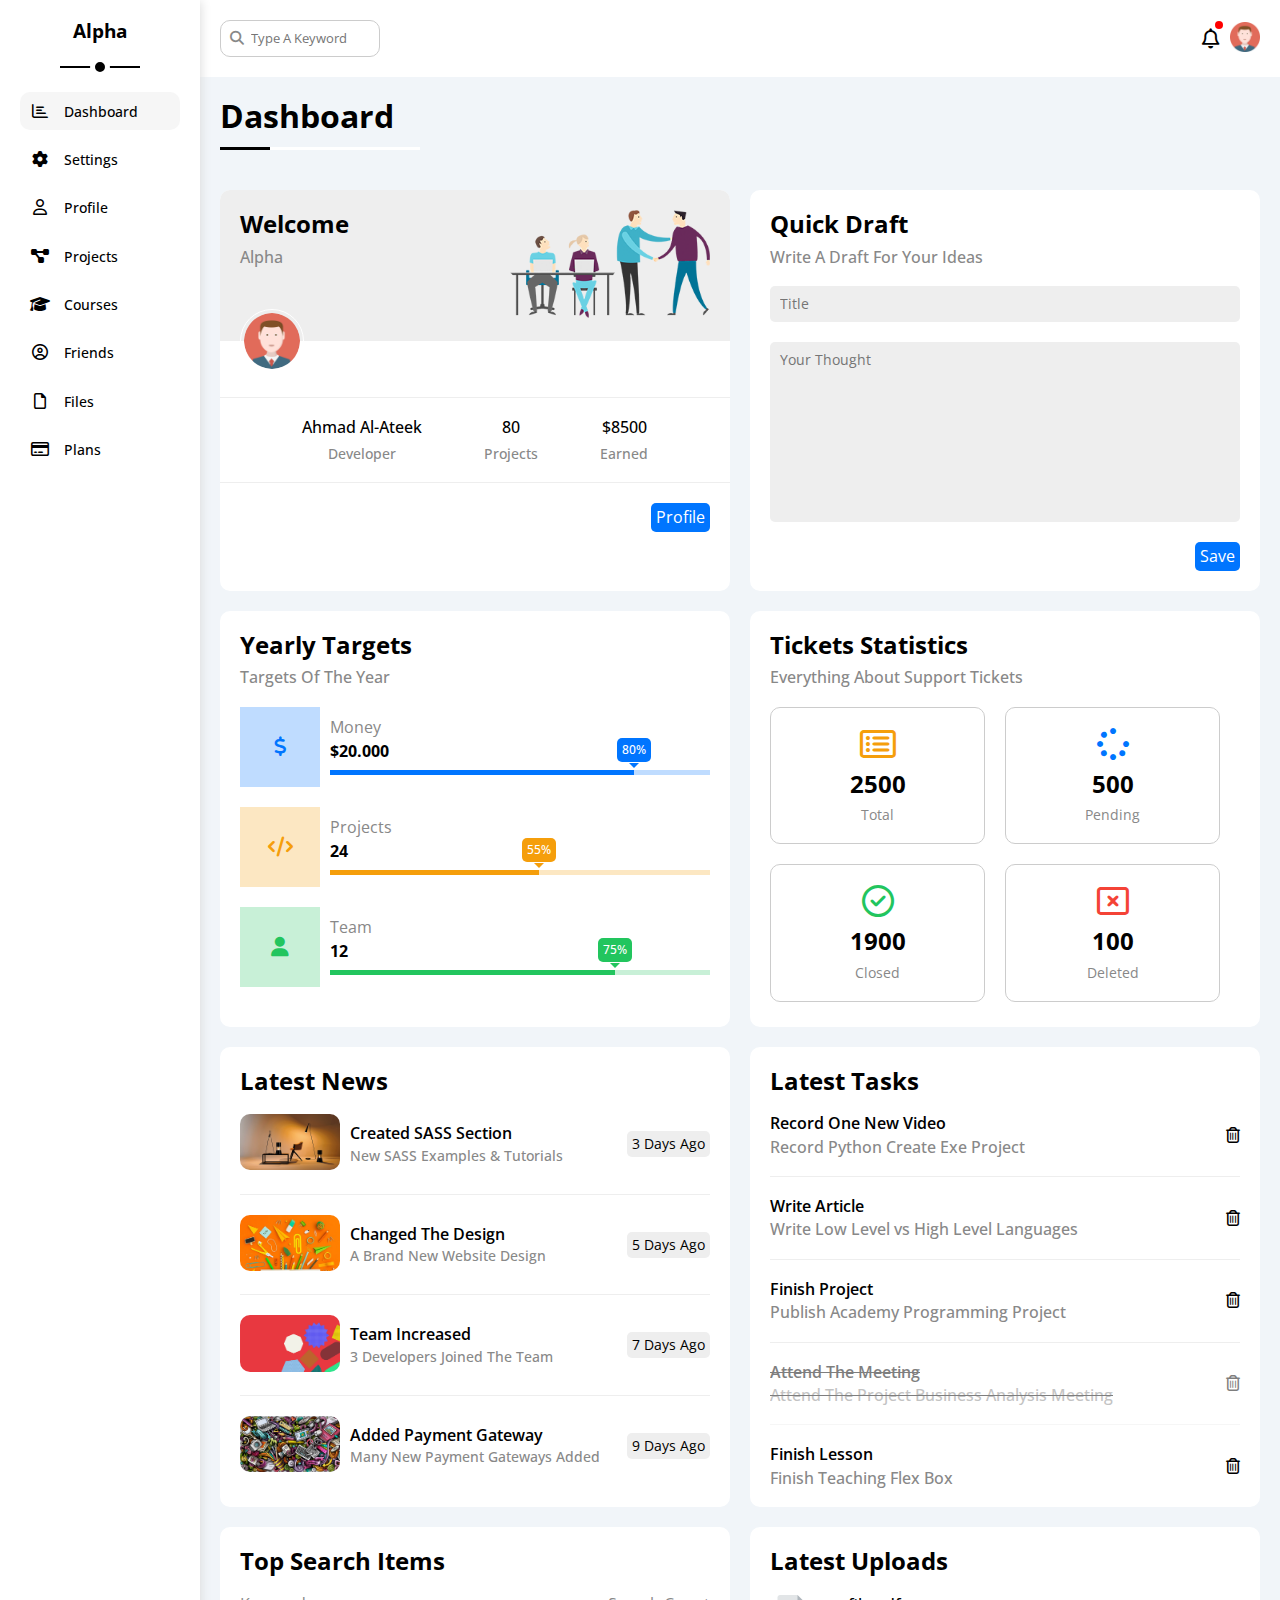
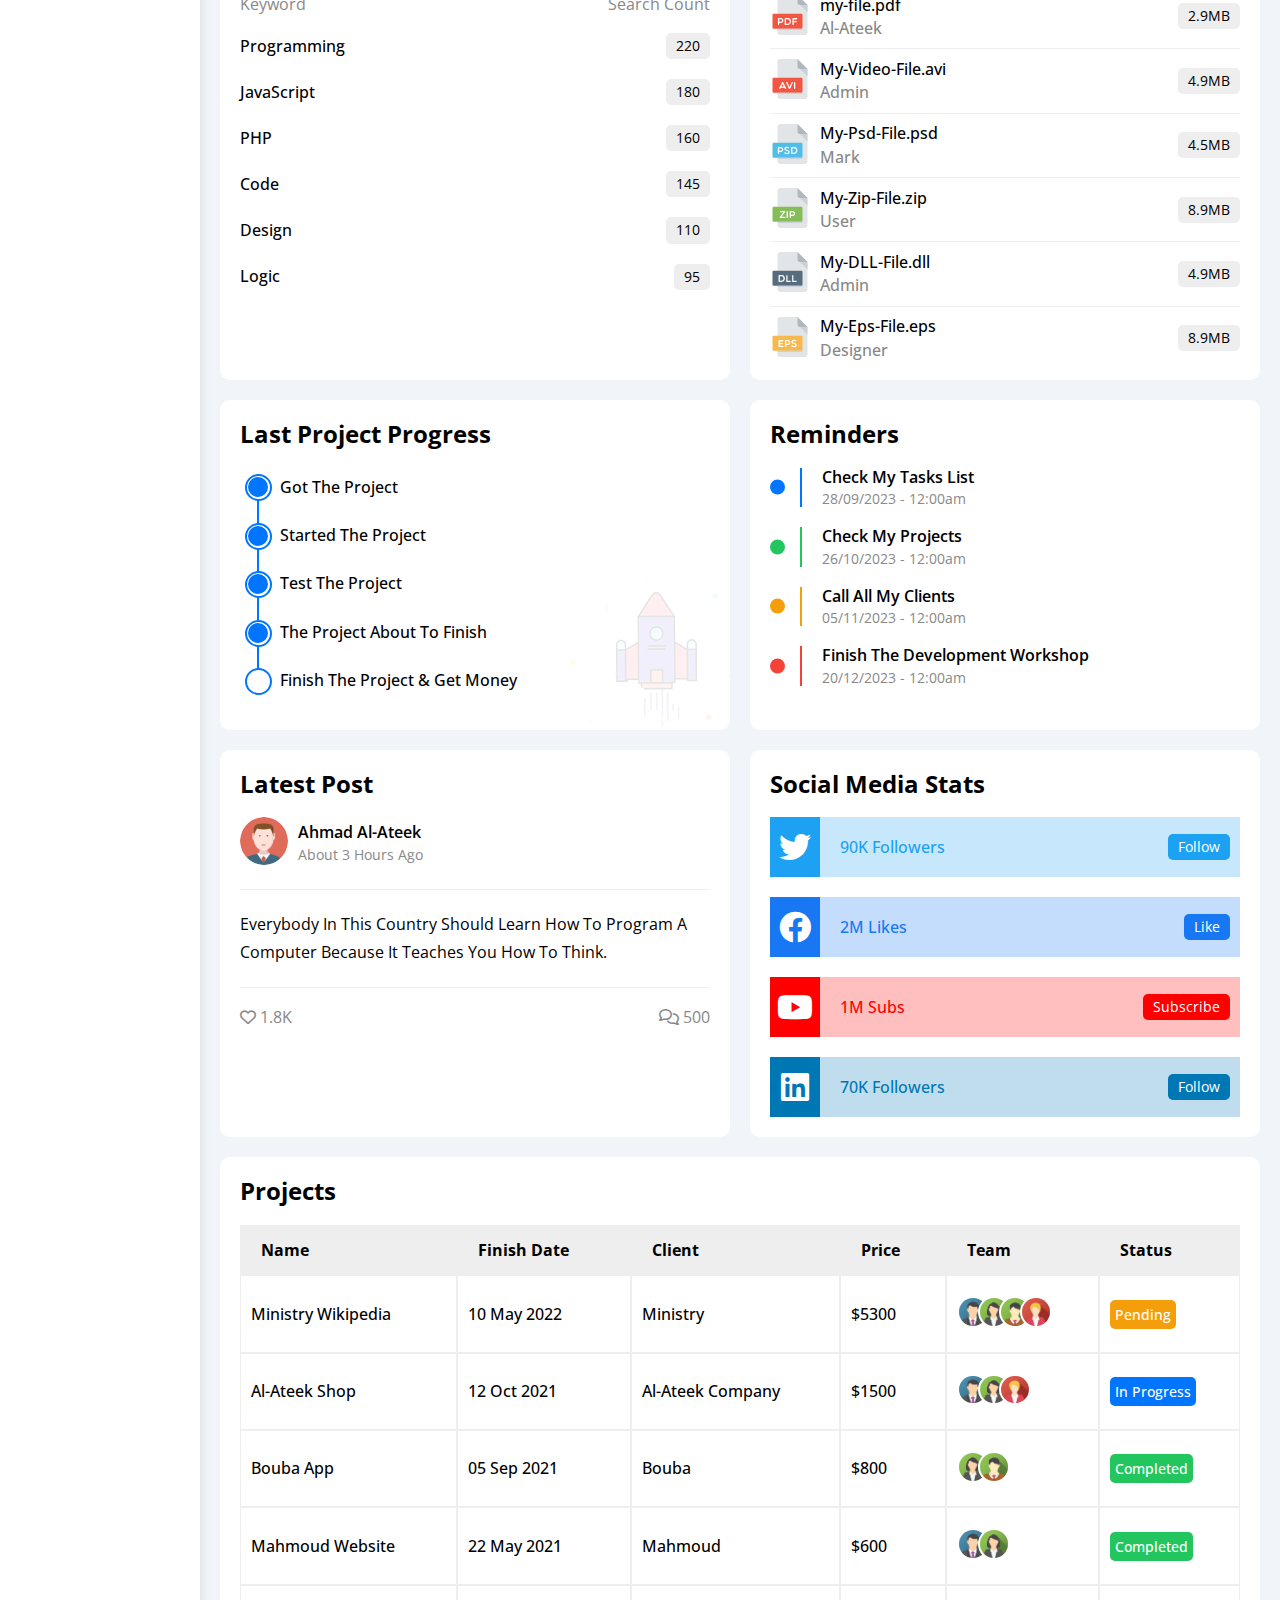
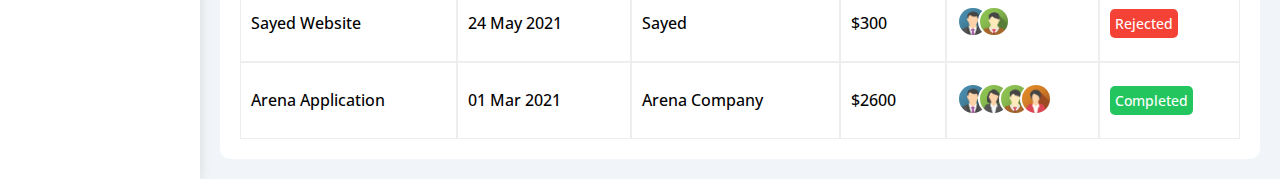
<file: index.html>
<!DOCTYPE html>
<html lang="en">

<head>
    <meta charset="UTF-8">
    <meta name="viewport" content="width=device-width, initial-scale=1.0">
    <meta name="keywords" content="HTML, CSS">
    <meta name="author" content="Ahmad Al-Ateek">
    <meta name="description" content="Dashboard For Alpha Company">
    <!-- Font Awesome Library -->
    <link rel="stylesheet" href="css/all.min.css" />
    <!-- Normalize.CSS -->
    <link rel="stylesheet" href="css/normalize.css" />
    <!-- FrameWork -->
    <link rel="stylesheet" href="css/framework.css" />
    <!-- Style.CSS -->
    <link rel="stylesheet" href="css/style.css" />
    <!-- Google Fonts -->
    <link rel="preconnect" href="https://fonts.googleapis.com">
    <link rel="preconnect" href="https://fonts.gstatic.com" crossorigin>
    <link href="https://fonts.googleapis.com/css2?family=Open+Sans:wght@300;400;500;600;700;800&display=swap"
        rel="stylesheet">
    <title>Dashboard</title>
</head>

<body>
    <div class="page dashboard-page d-flex">
        <!-- Start Side Bar -->
        <div class="sidebar pd-20">
            <h3 class="t-center mb-50 p-relative">
                Alpha
            </h3>
            <div class="pages">
                <a class="active mb-10 rad-10 d-block pd-10" href="index.html">
                    <i class="fa-regular fa-chart-bar fa-fw"></i>
                    <span class="fs-14 fw-5 ml-10">Dashboard</span>
                </a>
                <a class="rad-10 mb-10 d-block pd-10" href="settings.html">
                    <i class="fa-solid fa-gear fa-fw"></i>
                    <span class="fs-14 fw-5 ml-10">Settings</span>
                </a>
                <a class="rad-10 mb-10 d-block pd-10" href="profile.html">
                    <i class="fa-regular fa-user fa-fw"></i>
                    <span class="fs-14 fw-5 ml-10">Profile</span>
                </a>
                <a class="rad-10 mb-10 d-block pd-10" href="projects.html">
                    <i class="fa-solid fa-diagram-project fa-fw"></i>
                    <span class="fs-14 fw-5 ml-10">Projects</span>
                </a>
                <a class="rad-10 mb-10 d-block pd-10" href="courses.html">
                    <i class="fa-solid fa-graduation-cap fa-fw"></i>
                    <span class="fs-14 fw-5 ml-10">Courses</span>
                </a>
                <a class="rad-10 mb-10 d-block pd-10" href="friends.html">
                    <i class="fa-regular fa-circle-user fa-fw"></i>
                    <span class="fs-14 fw-5 ml-10">Friends</span>
                </a>
                <a class="rad-10 mb-10 d-block pd-10" href="files.html">
                    <i class="fa-regular fa-file fa-fw"></i>
                    <span class="fs-14 fw-5 ml-10">Files</span>
                </a>
                <a class="rad-10 d-block pd-10" href="plans.html">
                    <i class="fa-regular fa-credit-card fa-fw"></i>
                    <span class="fs-14 fw-5 ml-10">Plans</span>
                </a>
            </div>
        </div>
        <!-- End Side Bar -->
        <!-- Start Content -->
        <div class="content">
            <!-- Start Header -->
            <div class="header d-flex justify-between align-center pd-20 bg-fff">
                <div class="search p-relative">
                    <input type="search" placeholder="Type A Keyword" class="pd-10 rad-10 reset-inp" />
                </div>
                <div class="notifications d-flex align-center">
                    <div class="notification-bell p-relative">
                        <i class="fa-regular fa-bell fa-lg"></i>
                    </div>
                    <div class="image ml-10">
                        <img src="imgs/avatar.png" alt="Photo" class="reset-img" />
                    </div>
                </div>
            </div>
            <!-- End Header -->
            <!-- The Content Of The DIV Content XD -->
            <h1 class="page-title">Dashboard</h1>
            <div class="wrapper d-grid d-gap-20 pd-20">
                <!-- Start Welcome -->
                <div class="welcome over-hide rad-10 bg-fff">
                    <div class="d-flex justify-between bg-eee pd-20">
                        <div class="text">
                            <h2 class="mb-10">Welcome</h2>
                            <p class="fc-888 fw-5">Alpha</p>
                        </div>
                        <div class="image">
                            <img src="imgs/welcome.png" alt="" class="reset-img" />
                        </div>
                    </div>
                    <div class="image">
                        <img src="imgs/avatar.png" alt="" class="reset-img mb-20" />
                    </div>
                    <div class="d-flex justify-evenly pd-20 bb-eee bt-eee">
                        <div class="box t-center">
                            <p class="fw-5 mb-10">Ahmad Al-Ateek</p>
                            <p class="fw-5 fc-888 fs-14">Developer</p>
                        </div>
                        <div class="box t-center">
                            <p class="fw-5 mb-10">80</p>
                            <p class="fw-5 fc-888 fs-14">Projects</p>
                        </div>
                        <div class="box t-center">
                            <p class="fw-5 mb-10">$8500</p>
                            <p class="fw-5 fc-888 fs-14">Earned</p>
                        </div>
                    </div>
                    <div class="pd-20 d-flex flex-reverse">
                        <button class="reset-button pd-5 rad-5 bg-blue fc-fff">Profile</button>
                    </div>
                </div>
                <!-- End Welcome -->
                <!-- Start Quick Draft -->
                <div class="quick-draft pd-20 over-hide rad-10 bg-fff">
                    <h2 class="mb-10">Quick Draft</h2>
                    <p class="fc-888 fw-5 mb-20">Write A Draft For Your Ideas</p>
                    <form>
                        <input type="text" placeholder="Title"
                            class="reset-inp mb-20 d-block rad-5 bg-eee pd-10 fs-14 w-full title-inp" />
                        <textarea type="text" placeholder="Your Thought"
                            class="reset-inp mb-20 d-block rad-5 bg-eee pd-10 fs-14 w-full thought-inp"></textarea>
                        <div>
                            <input type="submit" value="Save" class="button reset-button pd-5 rad-5 bg-blue fc-fff" />
                        </div>
                    </form>
                </div>
                <!-- End Quick Draft -->
                <!-- Start Yearly Targets -->
                <div class="yearly-targets over-hid pd-20 rad-10 bg-fff">
                    <h2 class="mb-10">Yearly Targets</h2>
                    <p class="fc-888 fw-5 mb-20">Targets Of The Year</p>
                    <div class="targets">
                        <div class="target money d-flex mb-20">
                            <div class="icon">
                                <i class="fa-solid fa-dollar-sign fa-lg fc-blue"></i>
                            </div>
                            <div class="info ml-10 d-flex flex-column justify-center grow">
                                <p class="mb-5 fc-888">Money</p>
                                <p class="fw-7 mb-10">$20.000</p>
                                <div class="progress-bar p-relative">
                                    <span class="fs-12 fc-fff bg-blue rad-5 pd-5 fw-5">80%</span>
                                </div>
                            </div>
                        </div>
                        <div class="target projects d-flex mb-20">
                            <div class="icon">
                                <i class="fa-solid fa-code fa-lg fc-orange"></i>
                            </div>
                            <div class="info ml-10 d-flex flex-column justify-center grow">
                                <p class="mb-5 fc-888">Projects</p>
                                <p class="fw-7 mb-10">24</p>
                                <div class="progress-bar p-relative">
                                    <span class="fs-12 fc-fff bg-orange rad-5 pd-5 fw-5">55%</span>
                                </div>
                            </div>
                        </div>
                        <div class="target team d-flex mb-20">
                            <div class="icon">
                                <i class="fa-solid fa-user fa-lg fc-green"></i>
                            </div>
                            <div class="info ml-10 d-flex flex-column justify-center grow">
                                <p class="mb-5 fc-888">Team</p>
                                <p class="fw-7 mb-10">12</p>
                                <div class="progress-bar p-relative">
                                    <span class="fs-12 fc-fff bg-green rad-5 pd-5 fw-5">75%</span>
                                </div>
                            </div>
                        </div>
                    </div>
                </div>
                <!-- End Yearly Targets -->
                <!-- Start Tickets Statistics -->
                <div class="tickets-stats over-hide pd-20 rad-10 bg-fff">
                    <h2 class="mb-10">Tickets Statistics</h2>
                    <p class="fw-5 mb-20 fc-888">Everything About Support Tickets</p>
                    <div class="d-flex">
                        <div class="box d-flex justify-center align-center flex-column pd-20 rad-10">
                            <i class="fa-regular fa-rectangle-list fa-2x fc-orange"></i>
                            <span class="fw-7 mb-10 mt-10 fs-24">2500</span>
                            <span class="fc-888 fs-14">Total</span>
                        </div>
                        <div class="box d-flex justify-center align-center flex-column pd-20 rad-10">
                            <i class="fa-solid fa-spinner fa-2x fc-blue"></i>
                            <span class="fw-7 mb-10 mt-10 fs-24">500</span>
                            <span class="fc-888 fs-14">Pending</span>
                        </div>
                        <div class="box d-flex justify-center align-center flex-column pd-20 rad-10">
                            <i class="fa-regular fa-circle-check fa-2x fc-green"></i>
                            <span class="fw-7 mb-10 mt-10 fs-24">1900</span>
                            <span class="fc-888 fs-14">Closed</span>
                        </div>
                        <div class="box d-flex justify-center align-center flex-column pd-20 rad-10">
                            <i class="fa-regular fa-rectangle-xmark fa-2x fc-red"></i>
                            <span class="fw-7 mb-10 mt-10 fs-24">100</span>
                            <span class="fc-888 fs-14">Deleted</span>
                        </div>
                    </div>
                </div>
                <!-- End Tickets Statistics -->
                <!-- Start Latest News -->
                <div class="latest-news over-hide rad-10 bg-fff pd-20">
                    <h2>Latest News</h2>
                    <ul class="mt-20">
                        <li class="d-flex pb-20 bb-eee d-gap-10 mb-20">
                            <div class="image">
                                <img src="imgs/news-01.png" alt="" class="reset-img" />
                            </div>
                            <div class="info d-flex justify-between align-center grow">
                                <div class="text">
                                    <p class="mb-5 fw-6">Created SASS Section</p>
                                    <p class="fw-5 fs-14 fc-888">New SASS Examples & Tutorials</p>
                                </div>
                                <span class="fs-14 pd-5 bg-eee rad-5">3 Days Ago</span>
                            </div>
                        </li>
                        <li class="d-flex pb-20 bb-eee d-gap-10 mb-20">
                            <div class="image">
                                <img src="imgs/news-02.png" alt="" class="reset-img" />
                            </div>
                            <div class="info d-flex justify-between align-center grow">
                                <div class="text">
                                    <p class="mb-5 fw-6">Changed The Design</p>
                                    <p class="fw-5 fs-14 fc-888">A Brand New Website Design</p>
                                </div>
                                <span class="fs-14 pd-5 bg-eee rad-5">5 Days Ago</span>
                            </div>
                        </li>
                        <li class="d-flex pb-20 bb-eee d-gap-10 mb-20">
                            <div class="image">
                                <img src="imgs/news-03.png" alt="" class="reset-img" />
                            </div>
                            <div class="info d-flex justify-between align-center grow">
                                <div class="text">
                                    <p class="mb-5 fw-6">Team Increased</p>
                                    <p class="fw-5 fs-14 fc-888">3 Developers Joined The Team</p>
                                </div>
                                <span class="fs-14 pd-5 bg-eee rad-5">7 Days Ago</span>
                            </div>
                        </li>
                        <li class="d-flex d-gap-10">
                            <div class="image">
                                <img src="imgs/news-04.png" alt="" class="reset-img" />
                            </div>
                            <div class="info d-flex justify-between align-center grow">
                                <div class="text">
                                    <p class="mb-5 fw-6">Added Payment Gateway</p>
                                    <p class="fw-5 fs-14 fc-888">Many New Payment Gateways Added</p>
                                </div>
                                <span class="fs-14 pd-5 bg-eee rad-5">9 Days Ago</span>
                            </div>
                        </li>
                    </ul>
                </div>
                <!-- End Latest News -->
                <!-- Start Latest Tasks -->
                <div class="latest-tasks over-hide pd-20 rad-10 bg-fff">
                    <h2 class="mb-20">Latest Tasks</h2>
                    <ul>
                        <li class="d-flex justify-between align-center pb-20 bb-eee mb-20">
                            <div class="text">
                                <p class="mb-5 fw-6">Record One New Video</p>
                                <p class="fc-888 fw-5">Record Python Create Exe Project</p>
                            </div>
                            <div class="bin">
                                <i class="fa-regular fa-trash-can delete"></i>
                            </div>
                        </li>
                        <li class="d-flex justify-between align-center pb-20 bb-eee mb-20">
                            <div class="text">
                                <p class="mb-5 fw-6">Write Article</p>
                                <p class="fc-888 fw-5">Write Low Level vs High Level Languages</p>
                            </div>
                            <div class="bin">
                                <i class="fa-regular fa-trash-can delete"></i>
                            </div>
                        </li>
                        <li class="d-flex justify-between align-center pb-20 bb-eee mb-20">
                            <div class="text">
                                <p class="mb-5 fw-6">Finish Project</p>
                                <p class="fc-888 fw-5">Publish Academy Programming Project</p>
                            </div>
                            <div class="bin">
                                <i class="fa-regular fa-trash-can delete"></i>
                            </div>
                        </li>
                        <li class="d-flex justify-between align-center pb-20 bb-eee mb-20">
                            <div class="text">
                                <p class="mb-5 fw-6">Attend The Meeting</p>
                                <p class="fc-888 fw-5">Attend The Project Business Analysis Meeting</p>
                            </div>
                            <div class="bin">
                                <i class="fa-regular fa-trash-can delete"></i>
                            </div>
                        </li>
                        <li class="d-flex justify-between align-center">
                            <div class="text">
                                <p class="mb-5 fw-6">Finish Lesson</p>
                                <p class="fc-888 fw-5">Finish Teaching Flex Box</p>
                            </div>
                            <div class="bin">
                                <i class="fa-regular fa-trash-can delete"></i>
                            </div>
                        </li>
                    </ul>
                </div>
                <!-- End Latest Tasks -->
                <!-- Start Top Searches -->
                <div class="top-search over-hide pd-20 rad-10 bg-fff">
                    <h2>Top Search Items</h2>
                    <ul class="mt-20">
                        <li class="d-flex justify-between align-center mb-20">
                            <p class="fc-888">Keyword</p>
                            <p class="fc-888">Search Count</p>
                        </li>
                        <li class="d-flex justify-between align-center mb-20">
                            <p class="fw-5">Programming</p>
                            <span class="fs-14 rad-5 bg-eee">220</span>
                        </li>
                        <li class="d-flex justify-between align-center mb-20">
                            <p class="fw-5">JavaScript</p>
                            <span class="fs-14 rad-5 bg-eee">180</span>
                        </li>
                        <li class="d-flex justify-between align-center mb-20">
                            <p class="fw-5">PHP</p>
                            <span class="fs-14 rad-5 bg-eee">160</span>
                        </li>
                        <li class="d-flex justify-between align-center mb-20">
                            <p class="fw-5">Code</p>
                            <span class="fs-14 rad-5 bg-eee">145</span>
                        </li>
                        <li class="d-flex justify-between align-center mb-20">
                            <p class="fw-5">Design</p>
                            <span class="fs-14 rad-5 bg-eee">110</span>
                        </li>
                        <li class="d-flex justify-between align-center">
                            <p class="fw-5">Logic</p>
                            <span class="fs-14 rad-5 bg-eee">95</span>
                        </li>
                    </ul>
                </div>
                <!-- End Top Searches -->
                <!-- Start Latest Uploads -->
                <div class="latest-uploads over-hide pd-20 rad-10 bg-fff">
                    <h2 class="mb-20">Latest Uploads</h2>
                    <ul>
                        <li class="d-flex pb-10 bb-eee mb-10 d-gap-10">
                            <div class="image">
                                <img src="imgs/pdf.svg" alt="" class="reset-img" />
                            </div>
                            <div class="info d-flex justify-between align-center grow">
                                <div class="text">
                                    <p class="fw-5 mb-5">my-file.pdf</p>
                                    <p class="fw-5 fc-888">Al-Ateek</p>
                                </div>
                                <span class="fs-14 bg-eee rad-5">2.9MB</span>
                            </div>
                        </li>
                        <li class="d-flex pb-10 bb-eee mb-10 d-gap-10">
                            <div class="image">
                                <img src="imgs/avi.svg" alt="" class="reset-img" />
                            </div>
                            <div class="info d-flex justify-between align-center grow">
                                <div class="text">
                                    <p class="fw-5 mb-5">My-Video-File.avi</p>
                                    <p class="fw-5 fc-888">Admin</p>
                                </div>
                                <span class="fs-14 bg-eee rad-5">4.9MB</span>
                            </div>
                        </li>
                        <li class="d-flex pb-10 bb-eee mb-10 d-gap-10">
                            <div class="image">
                                <img src="imgs/psd.svg" alt="" class="reset-img" />
                            </div>
                            <div class="info d-flex justify-between align-center grow">
                                <div class="text">
                                    <p class="fw-5 mb-5">My-Psd-File.psd</p>
                                    <p class="fw-5 fc-888">Mark</p>
                                </div>
                                <span class="fs-14 bg-eee rad-5">4.5MB</span>
                            </div>
                        </li>
                        <li class="d-flex pb-10 bb-eee mb-10 d-gap-10">
                            <div class="image">
                                <img src="imgs/zip.svg" alt="" class="reset-img" />
                            </div>
                            <div class="info d-flex justify-between align-center grow">
                                <div class="text">
                                    <p class="fw-5 mb-5">My-Zip-File.zip</p>
                                    <p class="fw-5 fc-888">User</p>
                                </div>
                                <span class="fs-14 bg-eee rad-5">8.9MB</span>
                            </div>
                        </li>
                        <li class="d-flex pb-10 bb-eee mb-10 d-gap-10">
                            <div class="image">
                                <img src="imgs/dll.svg" alt="" class="reset-img" />
                            </div>
                            <div class="info d-flex justify-between align-center grow">
                                <div class="text">
                                    <p class="fw-5 mb-5">My-DLL-File.dll</p>
                                    <p class="fw-5 fc-888">Admin</p>
                                </div>
                                <span class="fs-14 bg-eee rad-5">4.9MB</span>
                            </div>
                        </li>
                        <li class="d-flex d-gap-10">
                            <div class="image">
                                <img src="imgs/eps.svg" alt="" class="reset-img" />
                            </div>
                            <div class="info d-flex justify-between align-center grow">
                                <div class="text">
                                    <p class="fw-5 mb-5">My-Eps-File.eps</p>
                                    <p class="fw-5 fc-888">Designer</p>
                                </div>
                                <span class="fs-14 bg-eee rad-5">8.9MB</span>
                            </div>
                        </li>
                    </ul>
                </div>
                <!-- End Latest Uploads -->
                <!-- Start Last Project Progress -->
                <div class="last-project-progress pd-20 rad-10 over-hide bg-fff p-relative">
                    <img src="imgs/project.png" alt="" />
                    <h2 class="mb-30">Last Project Progress</h2>
                    <ul class="p-relative">
                        <li class="ml-40 fw-5 mb-30 p-relative">Got The Project</li>
                        <li class="ml-40 fw-5 mb-30 p-relative">Started The Project</li>
                        <li class="ml-40 fw-5 mb-30 p-relative">Test The Project</li>
                        <li class="ml-40 fw-5 mb-30 p-relative">The Project About To Finish</li>
                        <li class="ml-40 fw-5 mb-20 p-relative">Finish The Project & Get Money</li>
                    </ul>
                </div>
                <!-- End Last Project Progress -->
                <!-- Start Reminders -->
                <div class="reminders over-hide pd-20 rad-10 bg-fff">
                    <h2 class="mb-20">Reminders</h2>
                    <ul>
                        <li class="pl-30 p-relative mb-20">
                            <div class="text pl-20 bl bc-blue">
                                <p class="fw-6 mb-5">Check My Tasks List</p>
                                <p class="fs-14 fc-888">28/09/2023 - 12:00am</p>
                            </div>
                            <span class="point rad-half bg-blue"></span>
                        </li>
                        <li class="pl-30 p-relative mb-20">
                            <div class="text pl-20 bl bc-green">
                                <p class="fw-6 mb-5">Check My Projects</p>
                                <p class="fs-14 fc-888">26/10/2023 - 12:00am</p>
                            </div>
                            <span class="point rad-half bg-green"></span>
                        </li>
                        <li class="pl-30 p-relative mb-20">
                            <div class="text pl-20 bl bc-orange">
                                <p class="fw-6 mb-5">Call All My Clients</p>
                                <p class="fs-14 fc-888">05/11/2023 - 12:00am</p>
                            </div>
                            <span class="point rad-half bg-orange"></span>
                        </li>
                        <li class="pl-30 p-relative">
                            <div class="text pl-20 bl bc-red">
                                <p class="fw-6 mb-5">Finish The Development Workshop</p>
                                <p class="fs-14 fc-888">20/12/2023 - 12:00am</p>
                            </div>
                            <span class="point rad-half bg-red"></span>
                        </li>
                    </ul>
                </div>
                <!-- End Reminders -->
                <!-- Start Latest Post -->
                <div class="latest-post bg-fff over-hide pd-20 rad-10">
                    <h2 class="mb-20">Latest Post</h2>
                    <div class="user d-flex align-center d-gap-10 mb-20">
                        <div class="image">
                            <img src="imgs/avatar.png" alt="" class="reset-img rad-half" />
                        </div>
                        <div class="text">
                            <p class="fw-6 mb-5">Ahmad Al-Ateek</p>
                            <p class="fc-888 fs-14">About 3 Hours Ago</p>
                        </div>
                    </div>
                    <div class="post pt-20 pb-20 bb-eee bt-eee mb-20">
                        <p>Everybody In This Country Should Learn How To Program A Computer Because It Teaches You How
                            To Think.</p>
                    </div>
                    <div class="d-flex justify-between align-center">
                        <span class="fc-888">
                            <i class="fa-regular fa-heart"></i>
                            1.8K
                        </span>
                        <span class="fc-888">
                            <i class="fa-regular fa-comments"></i>
                            500
                        </span>
                    </div>
                </div>
                <!-- End Latest Post -->
                <!-- Start Latest Social Media Stats -->
                <div class="social-stats over-hide rad-10 bg-fff pd-20">
                    <h2 class="mb-20">Social Media Stats</h2>
                    <ul>
                        <li class="twitter d-flex mb-20">
                            <div class="icon">
                                <i class="fa-brands fa-twitter fa-2x fc-fff"></i>
                            </div>
                            <div class="text grow d-flex justify-between align-center">
                                <p class="fw-5">90K Followers</p>
                                <span class="button fc-fff fs-14 rad-5">
                                    Follow
                                </span>
                            </div>
                        </li>
                        <li class="facebook d-flex mb-20">
                            <div class="icon">
                                <i class="fa-brands fa-facebook fa-2x fc-fff"></i>
                            </div>
                            <div class="text grow d-flex justify-between align-center">
                                <p class="fw-5">2M Likes</p>
                                <span class="button fc-fff fs-14 rad-5">
                                    Like
                                </span>
                            </div>
                        </li>
                        <li class="youtube d-flex mb-20">
                            <div class="icon">
                                <i class="fa-brands fa-youtube fa-2x fc-fff"></i>
                            </div>
                            <div class="text grow d-flex justify-between align-center">
                                <p class="fw-5">1M Subs</p>
                                <span class="button fc-fff fs-14 rad-5">
                                    Subscribe
                                </span>
                            </div>
                        </li>
                        <li class="linkedin d-flex">
                            <div class="icon">
                                <i class="fa-brands fa-linkedin fa-2x fc-fff"></i>
                            </div>
                            <div class="text grow d-flex justify-between align-center">
                                <p class="fw-5">70K Followers</p>
                                <span class="button fc-fff fs-14 rad-5">
                                    Follow
                                </span>
                            </div>
                        </li>
                    </ul>
                </div>
                <!-- End Latest Social Media Stats -->
            </div>
            <!-- Start Projects -->
            <div class="projects bg-fff over-hide rad-10 pd-20">
                <h2 class="mb-20">Projects</h2>
                <div class="container">
                    <table>
                        <thead>
                            <tr>
                                <td class="fw-7 bg-eee">Name</td>
                                <td class="fw-7 bg-eee">Finish Date</td>
                                <td class="fw-7 bg-eee">Client</td>
                                <td class="fw-7 bg-eee">Price</td>
                                <td class="fw-7 bg-eee">Team</td>
                                <td class="fw-7 bg-eee">Status</td>
                            </tr>
                        </thead>
                        <tbody>
                            <tr>
                                <td>Ministry Wikipedia</td>
                                <td>10 May 2022</td>
                                <td>Ministry</td>
                                <td>$5300</td>
                                <td>
                                    <img src="imgs/team-01.png" alt="" class="reset-img rad-half">
                                    <img src="imgs/team-02.png" alt="" class="reset-img rad-half">
                                    <img src="imgs/team-03.png" alt="" class="reset-img rad-half">
                                    <img src="imgs/team-05.png" alt="" class="reset-img rad-half">
                                </td>
                                <td>
                                    <span class="rad-5 pd-5 fc-fff bg-orange fs-14">Pending</span>
                                </td>
                            </tr>
                            <tr>
                                <td>Al-Ateek Shop</td>
                                <td>12 Oct 2021</td>
                                <td>Al-Ateek Company</td>
                                <td>$1500</td>
                                <td>
                                    <img src="imgs/team-01.png" alt="" class="reset-img rad-half">
                                    <img src="imgs/team-02.png" alt="" class="reset-img rad-half">
                                    <img src="imgs/team-05.png" alt="" class="reset-img rad-half">
                                </td>
                                <td>
                                    <span class="rad-5 pd-5 fc-fff bg-blue fs-14">In Progress</span>
                                </td>
                            </tr>
                            <tr>
                                <td>Bouba App</td>
                                <td>05 Sep 2021</td>
                                <td>Bouba</td>
                                <td>$800</td>
                                <td>
                                    <img src="imgs/team-02.png" alt="" class="reset-img rad-half">
                                    <img src="imgs/team-03.png" alt="" class="reset-img rad-half">
                                </td>
                                <td>
                                    <span class="rad-5 pd-5 fc-fff bg-green fs-14">Completed</span>
                                </td>
                            </tr>
                            <tr>
                                <td>Mahmoud Website</td>
                                <td>22 May 2021</td>
                                <td>Mahmoud</td>
                                <td>$600</td>
                                <td>
                                    <img src="imgs/team-01.png" alt="" class="reset-img rad-half">
                                    <img src="imgs/team-02.png" alt="" class="reset-img rad-half">
                                </td>
                                <td>
                                    <span class="rad-5 pd-5 fc-fff bg-green fs-14">Completed</span>
                                </td>
                            </tr>
                            <tr>
                                <td>Sayed Website</td>
                                <td>24 May 2021</td>
                                <td>Sayed</td>
                                <td>$300</td>
                                <td>
                                    <img src="imgs/team-01.png" alt="" class="reset-img rad-half">
                                    <img src="imgs/team-03.png" alt="" class="reset-img rad-half">
                                </td>
                                <td>
                                    <span class="rad-5 pd-5 fc-fff bg-red fs-14">Rejected</span>
                                </td>
                            </tr>
                            <tr>
                                <td>Arena Application</td>
                                <td>01 Mar 2021</td>
                                <td>Arena Company</td>
                                <td>$2600</td>
                                <td>
                                    <img src="imgs/team-01.png" alt="" class="reset-img rad-half">
                                    <img src="imgs/team-02.png" alt="" class="reset-img rad-half">
                                    <img src="imgs/team-03.png" alt="" class="reset-img rad-half">
                                    <img src="imgs/team-04.png" alt="" class="reset-img rad-half">
                                </td>
                                <td>
                                    <span class="rad-5 pd-5 fc-fff bg-green fs-14">Completed</span>
                                </td>
                            </tr>
                        </tbody>
                    </table>
                </div>
            </div>
            <!-- End Projects -->
            <!-- ********************************* -->
        </div>
        <!-- End Content -->
    </div>
</body>

</html>
</file>
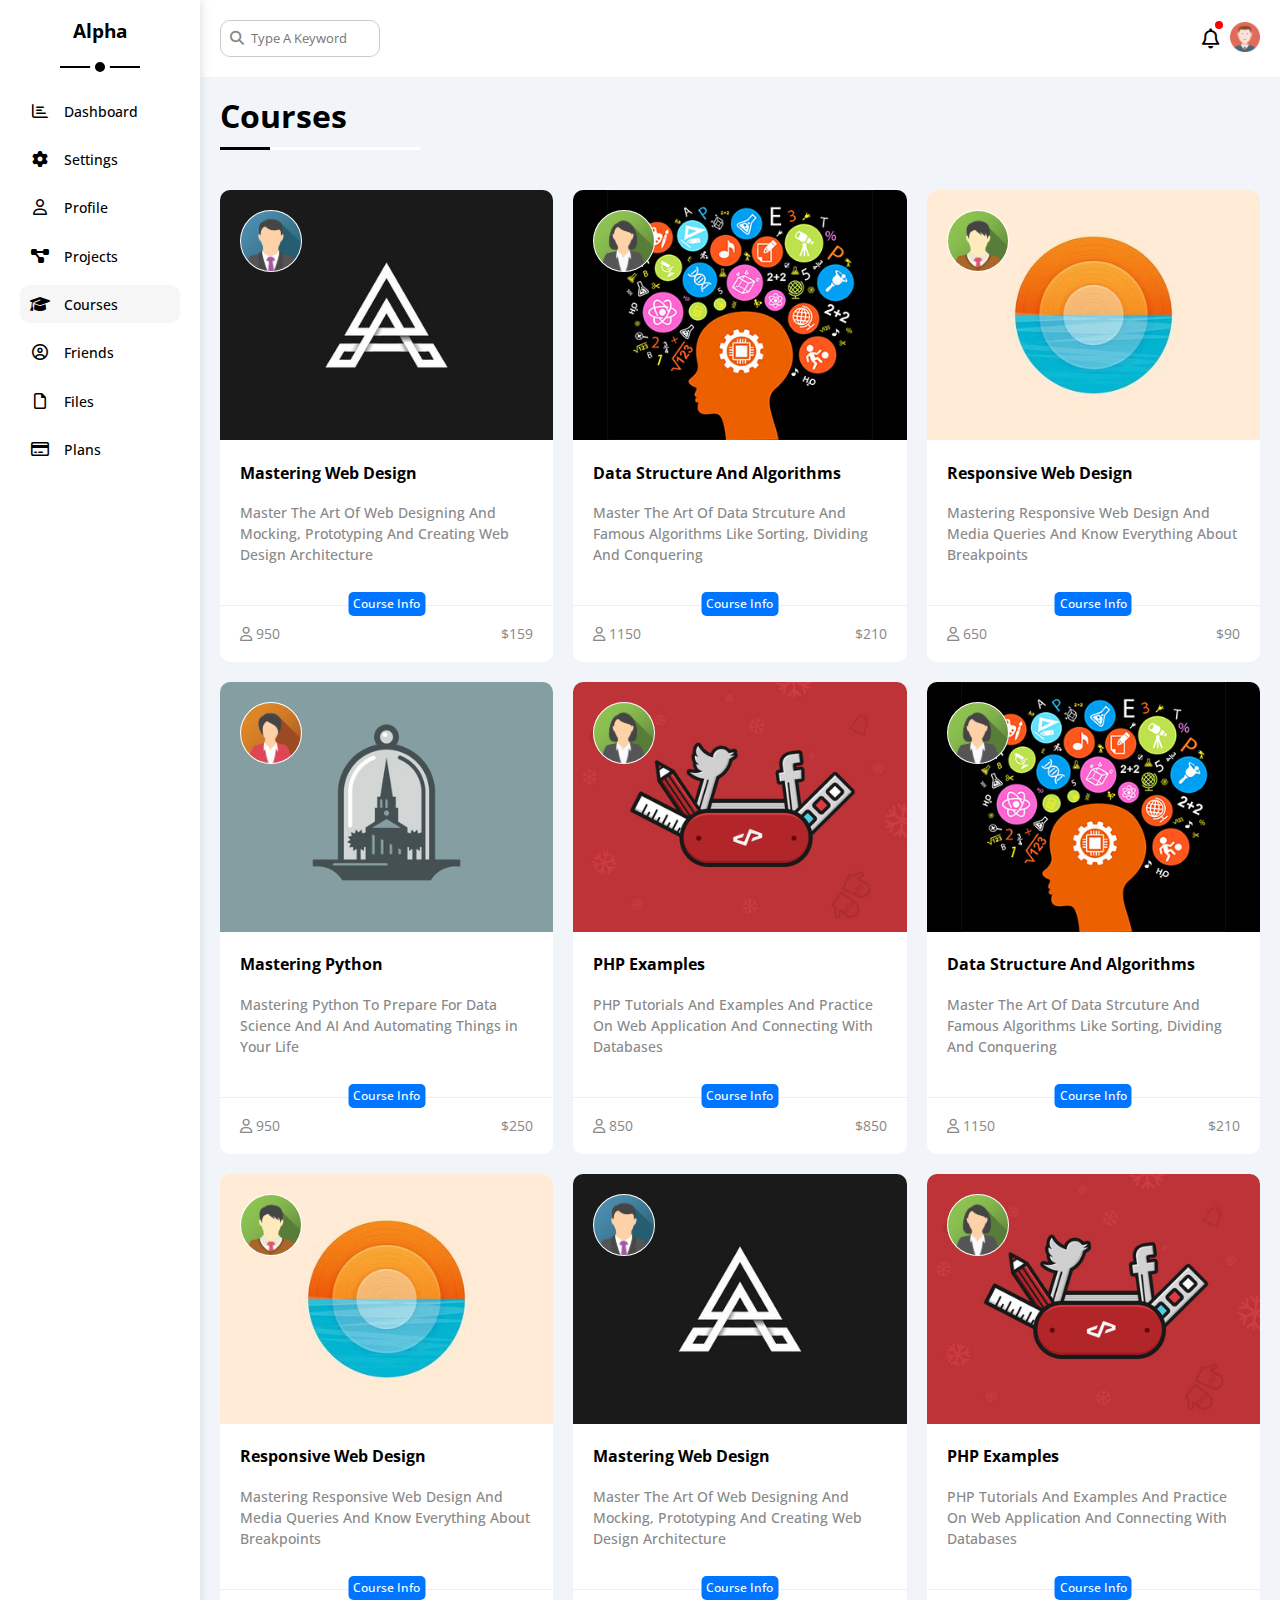
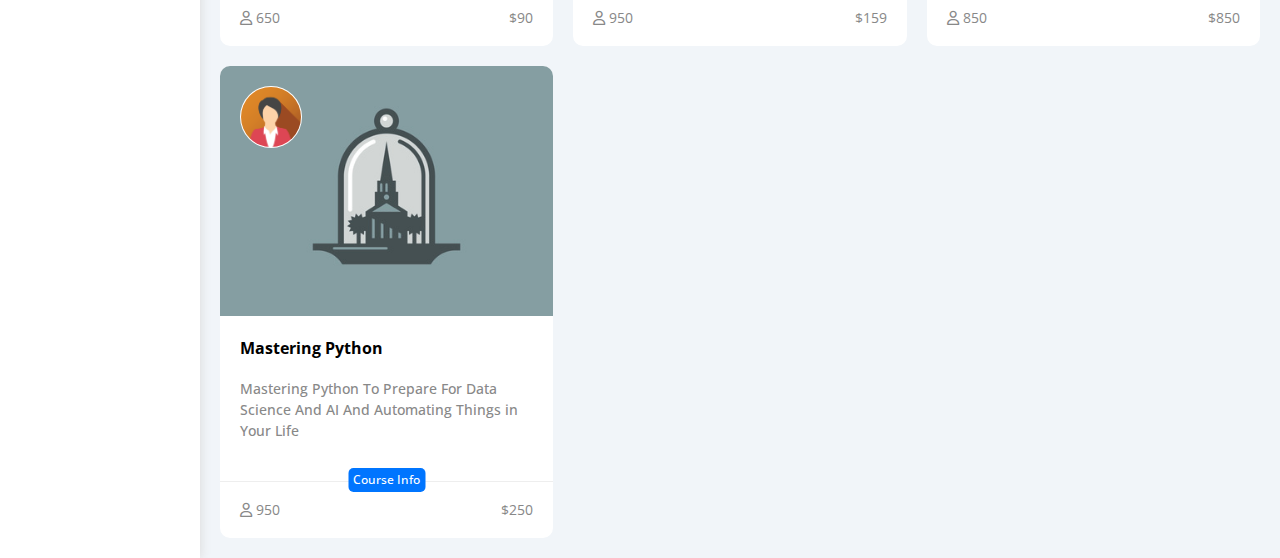
<file: courses.html>
<!DOCTYPE html>
<html lang="en">

<head>
    <meta charset="UTF-8">
    <meta name="viewport" content="width=device-width, initial-scale=1.0">
    <meta name="keywords" content="HTML, CSS">
    <meta name="author" content="Ahmad Al-Ateek">
    <meta name="description" content="Courses Page For Alpha Company">
    <!-- Font Awesome Library -->
    <link rel="stylesheet" href="css/all.min.css" />
    <!-- Normalize.CSS -->
    <link rel="stylesheet" href="css/normalize.css" />
    <!-- FrameWork -->
    <link rel="stylesheet" href="css/framework.css" />
    <!-- Style.CSS -->
    <link rel="stylesheet" href="css/style.css" />
    <!-- Google Fonts -->
    <link rel="preconnect" href="https://fonts.googleapis.com">
    <link rel="preconnect" href="https://fonts.gstatic.com" crossorigin>
    <link href="https://fonts.googleapis.com/css2?family=Open+Sans:wght@300;400;500;600;700;800&display=swap"
        rel="stylesheet">
    <title>Courses</title>
</head>

<body>
    <div class="page courses-page d-flex">
        <!-- Start Side Bar -->
        <div class="sidebar pd-20">
            <h3 class="t-center mb-50 p-relative">
                Alpha
            </h3>
            <div class="pages">
                <a class="mb-10 rad-10 d-block pd-10" href="index.html">
                    <i class="fa-regular fa-chart-bar fa-fw"></i>
                    <span class="fs-14 fw-5 ml-10">Dashboard</span>
                </a>
                <a class="rad-10 mb-10 d-block pd-10" href="settings.html">
                    <i class="fa-solid fa-gear fa-fw"></i>
                    <span class="fs-14 fw-5 ml-10">Settings</span>
                </a>
                <a class="rad-10 mb-10 d-block pd-10" href="profile.html">
                    <i class="fa-regular fa-user fa-fw"></i>
                    <span class="fs-14 fw-5 ml-10">Profile</span>
                </a>
                <a class="rad-10 mb-10 d-block pd-10" href="projects.html">
                    <i class="fa-solid fa-diagram-project fa-fw"></i>
                    <span class="fs-14 fw-5 ml-10">Projects</span>
                </a>
                <a class="active rad-10 mb-10 d-block pd-10" href="courses.html">
                    <i class="fa-solid fa-graduation-cap fa-fw"></i>
                    <span class="fs-14 fw-5 ml-10">Courses</span>
                </a>
                <a class="rad-10 mb-10 d-block pd-10" href="friends.html">
                    <i class="fa-regular fa-circle-user fa-fw"></i>
                    <span class="fs-14 fw-5 ml-10">Friends</span>
                </a>
                <a class="rad-10 mb-10 d-block pd-10" href="files.html">
                    <i class="fa-regular fa-file fa-fw"></i>
                    <span class="fs-14 fw-5 ml-10">Files</span>
                </a>
                <a class="rad-10 d-block pd-10" href="plans.html">
                    <i class="fa-regular fa-credit-card fa-fw"></i>
                    <span class="fs-14 fw-5 ml-10">Plans</span>
                </a>
            </div>
        </div>
        <!-- End Side Bar -->
        <!-- Start Content -->
        <div class="content">
            <!-- Start Header -->
            <div class="header d-flex justify-between align-center pd-20 bg-fff">
                <div class="search p-relative">
                    <input type="search" placeholder="Type A Keyword" class="pd-10 rad-10 reset-inp" />
                </div>
                <div class="notifications d-flex align-center">
                    <div class="notification-bell p-relative">
                        <i class="fa-regular fa-bell fa-lg"></i>
                    </div>
                    <div class="image ml-10">
                        <img src="imgs/avatar.png" alt="Photo" class="reset-img" />
                    </div>
                </div>
            </div>
            <!-- End Header -->
            <!-- The Content Of The DIV Content XD -->
            <h1 class="page-title">Courses</h1>
            <div class="wrapper d-grid d-gap-20 pd-20">
                <!-- Course 1 -->
                <div class="course bg-fff rad-10 over-hide p-relative">
                    <div class="author">
                        <img src="imgs/team-01.png" alt="" class="reset-img rad-half">
                    </div>
                    <div class="cover">
                        <img src="imgs/course-01.jpg" alt="" class="reset-img">
                    </div>
                    <div class="info pd-20 bb-eee">
                        <h4>Mastering Web Design</h4>
                        <p class="fc-888 fw-5 fs-14 mt-20">Master The Art Of Web Designing And Mocking, Prototyping And
                            Creating Web
                            Design Architecture</p>
                    </div>
                    <div class="end fc-888 fs-14 pd-20 d-flex justify-between">
                        <p><i class="fa-regular fa-user"></i> 950</p>
                        <p>$159</p>
                    </div>
                </div>
                <!-- Course 2 -->
                <div class="course bg-fff rad-10 over-hide p-relative">
                    <div class="author">
                        <img src="imgs/team-02.png" alt="" class="reset-img rad-half">
                    </div>
                    <div class="cover">
                        <img src="imgs/course-02.jpg" alt="" class="reset-img">
                    </div>
                    <div class="info pd-20 bb-eee">
                        <h4>Data Structure And Algorithms</h4>
                        <p class="fc-888 fw-5 fs-14 mt-20">Master The Art Of Data Strcuture And Famous Algorithms Like
                            Sorting, Dividing And Conquering
                        </p>
                    </div>
                    <div class="end fc-888 fs-14 pd-20 d-flex justify-between">
                        <p><i class="fa-regular fa-user"></i> 1150</p>
                        <p>$210</p>
                    </div>
                </div>
                <!-- Course 3 -->
                <div class="course bg-fff rad-10 over-hide p-relative">
                    <div class="author">
                        <img src="imgs/team-03.png" alt="" class="reset-img rad-half">
                    </div>
                    <div class="cover">
                        <img src="imgs/course-03.jpg" alt="" class="reset-img">
                    </div>
                    <div class="info pd-20 bb-eee">
                        <h4>Responsive Web Design</h4>
                        <p class="fc-888 fw-5 fs-14 mt-20">Mastering Responsive Web Design And Media Queries And Know
                            Everything About Breakpoints
                        </p>
                    </div>
                    <div class="end fc-888 fs-14 pd-20 d-flex justify-between">
                        <p><i class="fa-regular fa-user"></i> 650</p>
                        <p>$90</p>
                    </div>
                </div>
                <!-- Course 4 -->
                <div class="course bg-fff rad-10 over-hide p-relative">
                    <div class="author">
                        <img src="imgs/team-04.png" alt="" class="reset-img rad-half">
                    </div>
                    <div class="cover">
                        <img src="imgs/course-04.jpg" alt="" class="reset-img">
                    </div>
                    <div class="info pd-20 bb-eee">
                        <h4>Mastering Python</h4>
                        <p class="fc-888 fw-5 fs-14 mt-20">Mastering Python To Prepare For Data Science And AI And
                            Automating Things in Your Life
                        </p>
                    </div>
                    <div class="end fc-888 fs-14 pd-20 d-flex justify-between">
                        <p><i class="fa-regular fa-user"></i> 950</p>
                        <p>$250</p>
                    </div>
                </div>
                <!-- Course 5 -->
                <div class="course bg-fff rad-10 over-hide p-relative">
                    <div class="author">
                        <img src="imgs/team-02.png" alt="" class="reset-img rad-half">
                    </div>
                    <div class="cover">
                        <img src="imgs/course-05.jpg" alt="" class="reset-img">
                    </div>
                    <div class="info pd-20 bb-eee">
                        <h4>PHP Examples</h4>
                        <p class="fc-888 fw-5 fs-14 mt-20">PHP Tutorials And Examples And Practice On Web Application
                            And Connecting With Databases
                        </p>
                    </div>
                    <div class="end fc-888 fs-14 pd-20 d-flex justify-between">
                        <p><i class="fa-regular fa-user"></i> 850</p>
                        <p>$850</p>
                    </div>
                </div>
                <!-- Course 6 -->
                <div class="course bg-fff rad-10 over-hide p-relative">
                    <div class="author">
                        <img src="imgs/team-02.png" alt="" class="reset-img rad-half">
                    </div>
                    <div class="cover">
                        <img src="imgs/course-02.jpg" alt="" class="reset-img">
                    </div>
                    <div class="info pd-20 bb-eee">
                        <h4>Data Structure And Algorithms</h4>
                        <p class="fc-888 fw-5 fs-14 mt-20">Master The Art Of Data Strcuture And Famous Algorithms Like
                            Sorting, Dividing And Conquering
                        </p>
                    </div>
                    <div class="end fc-888 fs-14 pd-20 d-flex justify-between">
                        <p><i class="fa-regular fa-user"></i> 1150</p>
                        <p>$210</p>
                    </div>
                </div>
                <!-- Course 7 -->
                <div class="course bg-fff rad-10 over-hide p-relative">
                    <div class="author">
                        <img src="imgs/team-03.png" alt="" class="reset-img rad-half">
                    </div>
                    <div class="cover">
                        <img src="imgs/course-03.jpg" alt="" class="reset-img">
                    </div>
                    <div class="info pd-20 bb-eee">
                        <h4>Responsive Web Design</h4>
                        <p class="fc-888 fw-5 fs-14 mt-20">Mastering Responsive Web Design And Media Queries And Know
                            Everything About Breakpoints
                        </p>
                    </div>
                    <div class="end fc-888 fs-14 pd-20 d-flex justify-between">
                        <p><i class="fa-regular fa-user"></i> 650</p>
                        <p>$90</p>
                    </div>
                </div>
                <!-- Course 8 -->
                <div class="course bg-fff rad-10 over-hide p-relative">
                    <div class="author">
                        <img src="imgs/team-01.png" alt="" class="reset-img rad-half">
                    </div>
                    <div class="cover">
                        <img src="imgs/course-01.jpg" alt="" class="reset-img">
                    </div>
                    <div class="info pd-20 bb-eee">
                        <h4>Mastering Web Design</h4>
                        <p class="fc-888 fw-5 fs-14 mt-20">Master The Art Of Web Designing And Mocking, Prototyping And
                            Creating Web
                            Design Architecture</p>
                    </div>
                    <div class="end fc-888 fs-14 pd-20 d-flex justify-between">
                        <p><i class="fa-regular fa-user"></i> 950</p>
                        <p>$159</p>
                    </div>
                </div>
                <!-- Course 9 -->
                <div class="course bg-fff rad-10 over-hide p-relative">
                    <div class="author">
                        <img src="imgs/team-02.png" alt="" class="reset-img rad-half">
                    </div>
                    <div class="cover">
                        <img src="imgs/course-05.jpg" alt="" class="reset-img">
                    </div>
                    <div class="info pd-20 bb-eee">
                        <h4>PHP Examples</h4>
                        <p class="fc-888 fw-5 fs-14 mt-20">PHP Tutorials And Examples And Practice On Web Application
                            And Connecting With Databases
                        </p>
                    </div>
                    <div class="end fc-888 fs-14 pd-20 d-flex justify-between">
                        <p><i class="fa-regular fa-user"></i> 850</p>
                        <p>$850</p>
                    </div>
                </div>
                <!-- Course 10 -->
                <div class="course bg-fff rad-10 over-hide p-relative">
                    <div class="author">
                        <img src="imgs/team-04.png" alt="" class="reset-img rad-half">
                    </div>
                    <div class="cover">
                        <img src="imgs/course-04.jpg" alt="" class="reset-img">
                    </div>
                    <div class="info pd-20 bb-eee">
                        <h4>Mastering Python</h4>
                        <p class="fc-888 fw-5 fs-14 mt-20">Mastering Python To Prepare For Data Science And AI And
                            Automating Things in Your Life
                        </p>
                    </div>
                    <div class="end fc-888 fs-14 pd-20 d-flex justify-between">
                        <p><i class="fa-regular fa-user"></i> 950</p>
                        <p>$250</p>
                    </div>
                </div>
            </div>
            <!-- ********************************* -->
        </div>
        <!-- End Content -->
    </div>
</body>

</html>
</file>
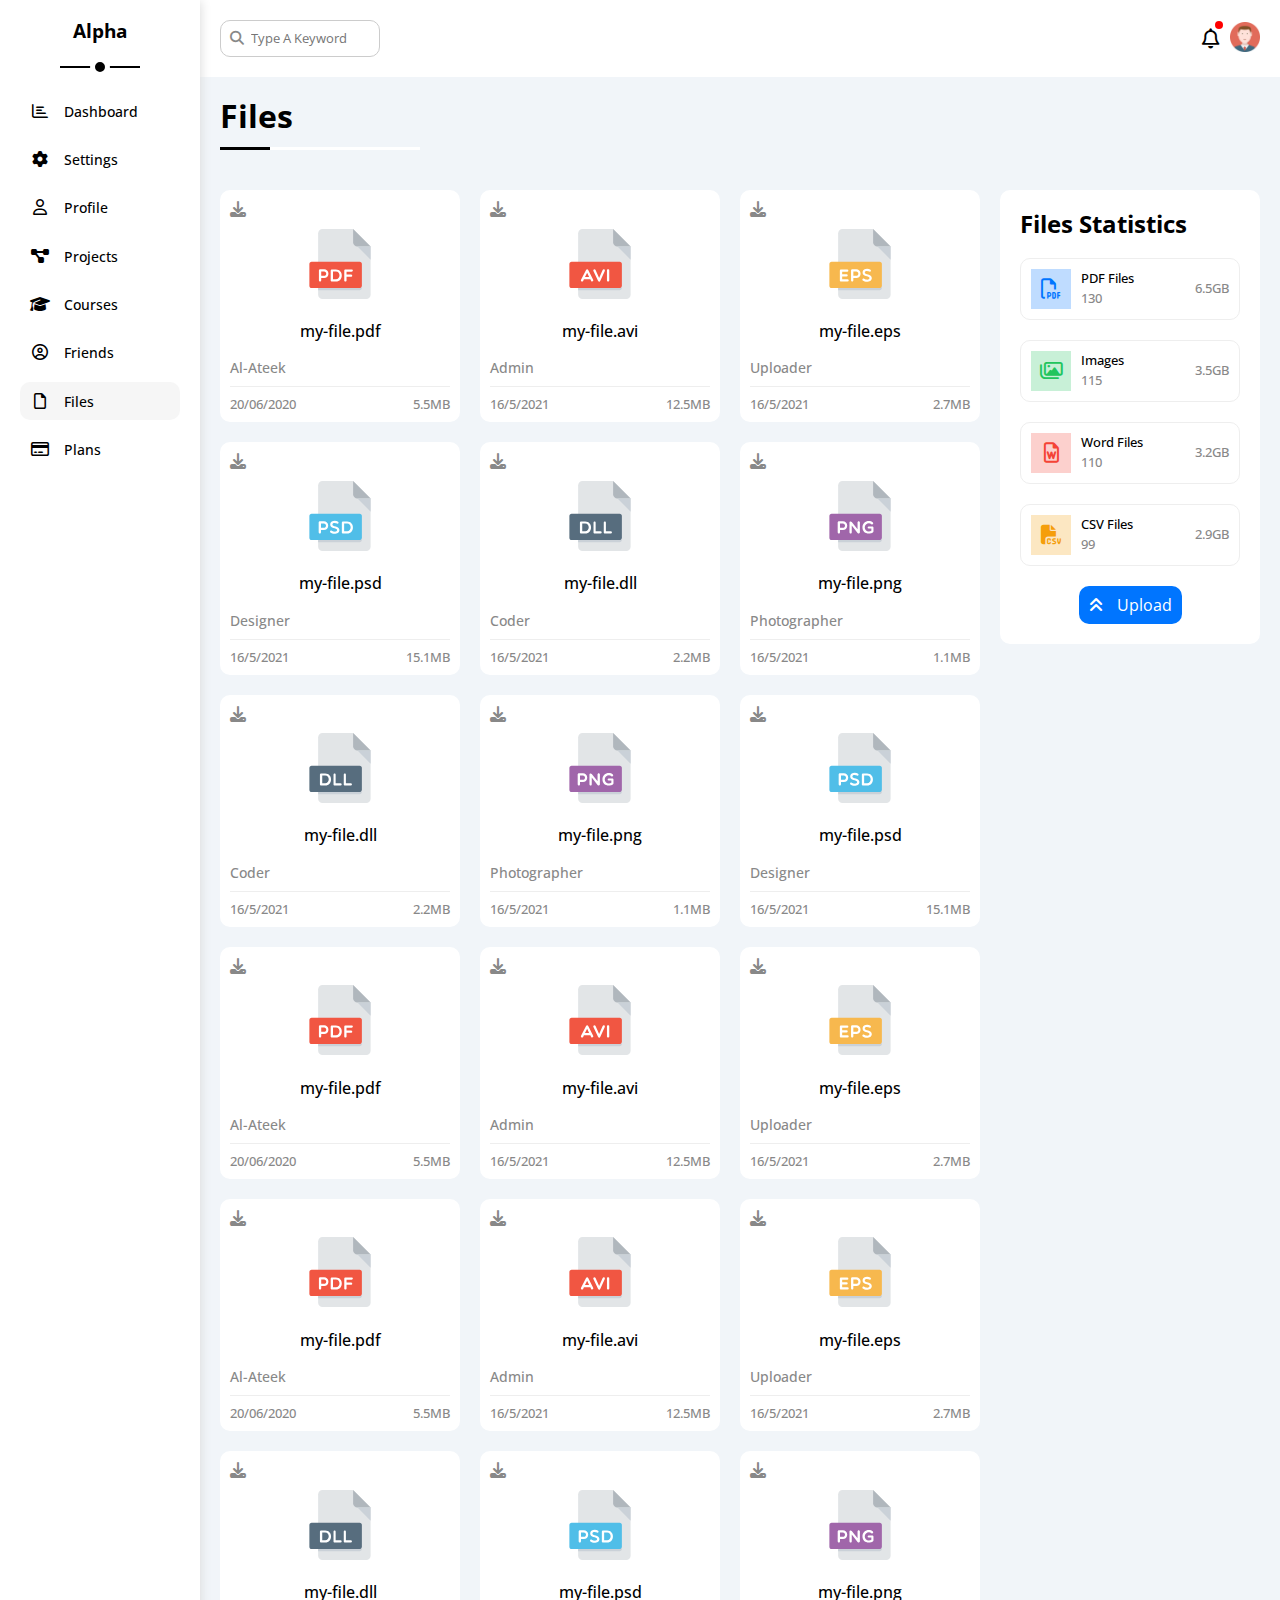
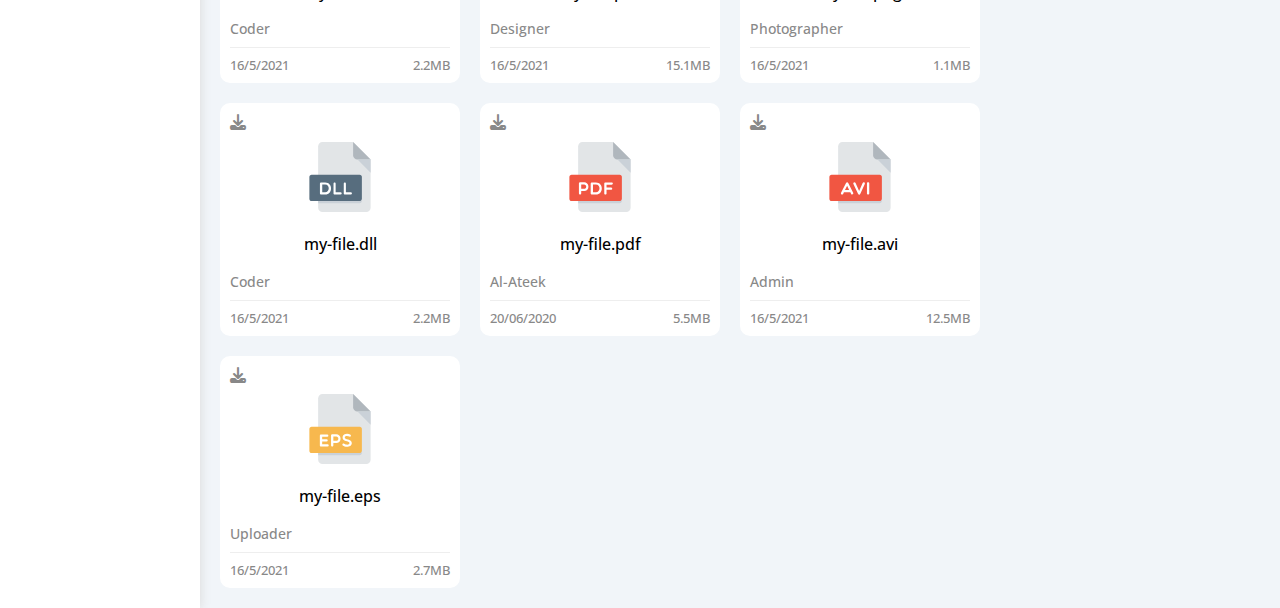
<file: files.html>
<!DOCTYPE html>
<html lang="en">

<head>
    <meta charset="UTF-8">
    <meta name="viewport" content="width=device-width, initial-scale=1.0">
    <meta name="keywords" content="HTML, CSS">
    <meta name="author" content="Ahmad Al-Ateek">
    <meta name="description" content="Files Page For Alpha Company">
    <!-- Font Awesome Library -->
    <link rel="stylesheet" href="css/all.min.css" />
    <!-- Normalize.CSS -->
    <link rel="stylesheet" href="css/normalize.css" />
    <!-- FrameWork -->
    <link rel="stylesheet" href="css/framework.css" />
    <!-- Style.CSS -->
    <link rel="stylesheet" href="css/style.css" />
    <!-- Google Fonts -->
    <link rel="preconnect" href="https://fonts.googleapis.com">
    <link rel="preconnect" href="https://fonts.gstatic.com" crossorigin>
    <link href="https://fonts.googleapis.com/css2?family=Open+Sans:wght@300;400;500;600;700;800&display=swap"
        rel="stylesheet">
    <title>Files</title>
</head>

<body>
    <div class="page files-page d-flex">
        <!-- Start Side Bar -->
        <div class="sidebar pd-20">
            <h3 class="t-center mb-50 p-relative">
                Alpha
            </h3>
            <div class="pages">
                <a class="mb-10 rad-10 d-block pd-10" href="index.html">
                    <i class="fa-regular fa-chart-bar fa-fw"></i>
                    <span class="fs-14 fw-5 ml-10">Dashboard</span>
                </a>
                <a class="rad-10 mb-10 d-block pd-10" href="settings.html">
                    <i class="fa-solid fa-gear fa-fw"></i>
                    <span class="fs-14 fw-5 ml-10">Settings</span>
                </a>
                <a class="rad-10 mb-10 d-block pd-10" href="profile.html">
                    <i class="fa-regular fa-user fa-fw"></i>
                    <span class="fs-14 fw-5 ml-10">Profile</span>
                </a>
                <a class="rad-10 mb-10 d-block pd-10" href="projects.html">
                    <i class="fa-solid fa-diagram-project fa-fw"></i>
                    <span class="fs-14 fw-5 ml-10">Projects</span>
                </a>
                <a class="rad-10 mb-10 d-block pd-10" href="courses.html">
                    <i class="fa-solid fa-graduation-cap fa-fw"></i>
                    <span class="fs-14 fw-5 ml-10">Courses</span>
                </a>
                <a class="rad-10 mb-10 d-block pd-10" href="friends.html">
                    <i class="fa-regular fa-circle-user fa-fw"></i>
                    <span class="fs-14 fw-5 ml-10">Friends</span>
                </a>
                <a class="active rad-10 mb-10 d-block pd-10" href="files.html">
                    <i class="fa-regular fa-file fa-fw"></i>
                    <span class="fs-14 fw-5 ml-10">Files</span>
                </a>
                <a class="rad-10 d-block pd-10" href="plans.html">
                    <i class="fa-regular fa-credit-card fa-fw"></i>
                    <span class="fs-14 fw-5 ml-10">Plans</span>
                </a>
            </div>
        </div>
        <!-- End Side Bar -->
        <!-- Start Content -->
        <div class="content">
            <!-- Start Header -->
            <div class="header d-flex justify-between align-center pd-20 bg-fff">
                <div class="search p-relative">
                    <input type="search" placeholder="Type A Keyword" class="pd-10 rad-10 reset-inp" />
                </div>
                <div class="notifications d-flex align-center">
                    <div class="notification-bell p-relative">
                        <i class="fa-regular fa-bell fa-lg"></i>
                    </div>
                    <div class="image ml-10">
                        <img src="imgs/avatar.png" alt="Photo" class="reset-img" />
                    </div>
                </div>
            </div>
            <!-- End Header -->
            <!-- The Content Of The DIV Content XD -->
            <h1 class="page-title">Files</h1>
            <div class="container d-flex pd-20 justify-start align-start d-gap-20">
                <div class="wrapper d-grid d-gap-20 grow">
                    <!-- File 1 -->
                    <div class="file pd-10 bg-fff rad-10">
                        <div class="icon fc-888">
                            <i class="fa-solid fa-download c-grey p-absolute"></i>
                        </div>
                        <div class="image t-center mt-10">
                            <img src="imgs/pdf.svg" alt="" class="reset-img">
                        </div>
                        <p class="t-center fw-5 mt-20 mb-20">my-file.pdf</p>
                        <p class="fs-14 fw-5 pb-10 fc-888 bb-eee">Al-Ateek</p>
                        <div class="d-flex justify-between align-center mt-10 fs-13 fw-5 fc-888">
                            <span>20/06/2020</span>
                            <span>5.5MB</span>
                        </div>
                    </div>
                    <!-- File 2 -->
                    <div class="file pd-10 bg-fff rad-10">
                        <div class="icon fc-888">
                            <i class="fa-solid fa-download c-grey p-absolute"></i>
                        </div>
                        <div class="image t-center mt-10">
                            <img src="imgs/avi.svg" alt="" class="reset-img">
                        </div>
                        <p class="t-center fw-5 mt-20 mb-20">my-file.avi</p>
                        <p class="fs-14 fw-5 pb-10 fc-888 bb-eee">Admin</p>
                        <div class="d-flex justify-between align-center mt-10 fs-13 fw-5 fc-888">
                            <span>16/5/2021</span>
                            <span>12.5MB</span>
                        </div>
                    </div>
                    <!-- File 3 -->
                    <div class="file pd-10 bg-fff rad-10">
                        <div class="icon fc-888">
                            <i class="fa-solid fa-download c-grey p-absolute"></i>
                        </div>
                        <div class="image t-center mt-10">
                            <img src="imgs/eps.svg" alt="" class="reset-img">
                        </div>
                        <p class="t-center fw-5 mt-20 mb-20">my-file.eps</p>
                        <p class="fs-14 fw-5 pb-10 fc-888 bb-eee">Uploader</p>
                        <div class="d-flex justify-between align-center mt-10 fs-13 fw-5 fc-888">
                            <span>16/5/2021</span>
                            <span>2.7MB</span>
                        </div>
                    </div>
                    <!-- File 4 -->
                    <div class="file pd-10 bg-fff rad-10">
                        <div class="icon fc-888">
                            <i class="fa-solid fa-download c-grey p-absolute"></i>
                        </div>
                        <div class="image t-center mt-10">
                            <img src="imgs/psd.svg" alt="" class="reset-img">
                        </div>
                        <p class="t-center fw-5 mt-20 mb-20">my-file.psd</p>
                        <p class="fs-14 fw-5 pb-10 fc-888 bb-eee">Designer</p>
                        <div class="d-flex justify-between align-center mt-10 fs-13 fw-5 fc-888">
                            <span>16/5/2021</span>
                            <span>15.1MB</span>
                        </div>
                    </div>
                    <!-- File 5 -->
                    <div class="file pd-10 bg-fff rad-10">
                        <div class="icon fc-888">
                            <i class="fa-solid fa-download c-grey p-absolute"></i>
                        </div>
                        <div class="image t-center mt-10">
                            <img src="imgs/dll.svg" alt="" class="reset-img">
                        </div>
                        <p class="t-center fw-5 mt-20 mb-20">my-file.dll</p>
                        <p class="fs-14 fw-5 pb-10 fc-888 bb-eee">Coder</p>
                        <div class="d-flex justify-between align-center mt-10 fs-13 fw-5 fc-888">
                            <span>16/5/2021</span>
                            <span>2.2MB</span>
                        </div>
                    </div>
                    <!-- File 6 -->
                    <div class="file pd-10 bg-fff rad-10">
                        <div class="icon fc-888">
                            <i class="fa-solid fa-download c-grey p-absolute"></i>
                        </div>
                        <div class="image t-center mt-10">
                            <img src="imgs/png.svg" alt="" class="reset-img">
                        </div>
                        <p class="t-center fw-5 mt-20 mb-20">my-file.png</p>
                        <p class="fs-14 fw-5 pb-10 fc-888 bb-eee">Photographer</p>
                        <div class="d-flex justify-between align-center mt-10 fs-13 fw-5 fc-888">
                            <span>16/5/2021</span>
                            <span>1.1MB</span>
                        </div>
                    </div>
                    <!-- File 7 -->
                    <div class="file pd-10 bg-fff rad-10">
                        <div class="icon fc-888">
                            <i class="fa-solid fa-download c-grey p-absolute"></i>
                        </div>
                        <div class="image t-center mt-10">
                            <img src="imgs/dll.svg" alt="" class="reset-img">
                        </div>
                        <p class="t-center fw-5 mt-20 mb-20">my-file.dll</p>
                        <p class="fs-14 fw-5 pb-10 fc-888 bb-eee">Coder</p>
                        <div class="d-flex justify-between align-center mt-10 fs-13 fw-5 fc-888">
                            <span>16/5/2021</span>
                            <span>2.2MB</span>
                        </div>
                    </div>
                    <!-- File 8 -->
                    <div class="file pd-10 bg-fff rad-10">
                        <div class="icon fc-888">
                            <i class="fa-solid fa-download c-grey p-absolute"></i>
                        </div>
                        <div class="image t-center mt-10">
                            <img src="imgs/png.svg" alt="" class="reset-img">
                        </div>
                        <p class="t-center fw-5 mt-20 mb-20">my-file.png</p>
                        <p class="fs-14 fw-5 pb-10 fc-888 bb-eee">Photographer</p>
                        <div class="d-flex justify-between align-center mt-10 fs-13 fw-5 fc-888">
                            <span>16/5/2021</span>
                            <span>1.1MB</span>
                        </div>
                    </div>
                    <!-- File 9 -->
                    <div class="file pd-10 bg-fff rad-10">
                        <div class="icon fc-888">
                            <i class="fa-solid fa-download c-grey p-absolute"></i>
                        </div>
                        <div class="image t-center mt-10">
                            <img src="imgs/psd.svg" alt="" class="reset-img">
                        </div>
                        <p class="t-center fw-5 mt-20 mb-20">my-file.psd</p>
                        <p class="fs-14 fw-5 pb-10 fc-888 bb-eee">Designer</p>
                        <div class="d-flex justify-between align-center mt-10 fs-13 fw-5 fc-888">
                            <span>16/5/2021</span>
                            <span>15.1MB</span>
                        </div>
                    </div>
                    <!-- File 10 -->
                    <div class="file pd-10 bg-fff rad-10">
                        <div class="icon fc-888">
                            <i class="fa-solid fa-download c-grey p-absolute"></i>
                        </div>
                        <div class="image t-center mt-10">
                            <img src="imgs/pdf.svg" alt="" class="reset-img">
                        </div>
                        <p class="t-center fw-5 mt-20 mb-20">my-file.pdf</p>
                        <p class="fs-14 fw-5 pb-10 fc-888 bb-eee">Al-Ateek</p>
                        <div class="d-flex justify-between align-center mt-10 fs-13 fw-5 fc-888">
                            <span>20/06/2020</span>
                            <span>5.5MB</span>
                        </div>
                    </div>
                    <!-- File 11 -->
                    <div class="file pd-10 bg-fff rad-10">
                        <div class="icon fc-888">
                            <i class="fa-solid fa-download c-grey p-absolute"></i>
                        </div>
                        <div class="image t-center mt-10">
                            <img src="imgs/avi.svg" alt="" class="reset-img">
                        </div>
                        <p class="t-center fw-5 mt-20 mb-20">my-file.avi</p>
                        <p class="fs-14 fw-5 pb-10 fc-888 bb-eee">Admin</p>
                        <div class="d-flex justify-between align-center mt-10 fs-13 fw-5 fc-888">
                            <span>16/5/2021</span>
                            <span>12.5MB</span>
                        </div>
                    </div>
                    <!-- File 12 -->
                    <div class="file pd-10 bg-fff rad-10">
                        <div class="icon fc-888">
                            <i class="fa-solid fa-download c-grey p-absolute"></i>
                        </div>
                        <div class="image t-center mt-10">
                            <img src="imgs/eps.svg" alt="" class="reset-img">
                        </div>
                        <p class="t-center fw-5 mt-20 mb-20">my-file.eps</p>
                        <p class="fs-14 fw-5 pb-10 fc-888 bb-eee">Uploader</p>
                        <div class="d-flex justify-between align-center mt-10 fs-13 fw-5 fc-888">
                            <span>16/5/2021</span>
                            <span>2.7MB</span>
                        </div>
                    </div>
                    <!-- File 13 -->
                    <div class="file pd-10 bg-fff rad-10">
                        <div class="icon fc-888">
                            <i class="fa-solid fa-download c-grey p-absolute"></i>
                        </div>
                        <div class="image t-center mt-10">
                            <img src="imgs/pdf.svg" alt="" class="reset-img">
                        </div>
                        <p class="t-center fw-5 mt-20 mb-20">my-file.pdf</p>
                        <p class="fs-14 fw-5 pb-10 fc-888 bb-eee">Al-Ateek</p>
                        <div class="d-flex justify-between align-center mt-10 fs-13 fw-5 fc-888">
                            <span>20/06/2020</span>
                            <span>5.5MB</span>
                        </div>
                    </div>
                    <!-- File 14 -->
                    <div class="file pd-10 bg-fff rad-10">
                        <div class="icon fc-888">
                            <i class="fa-solid fa-download c-grey p-absolute"></i>
                        </div>
                        <div class="image t-center mt-10">
                            <img src="imgs/avi.svg" alt="" class="reset-img">
                        </div>
                        <p class="t-center fw-5 mt-20 mb-20">my-file.avi</p>
                        <p class="fs-14 fw-5 pb-10 fc-888 bb-eee">Admin</p>
                        <div class="d-flex justify-between align-center mt-10 fs-13 fw-5 fc-888">
                            <span>16/5/2021</span>
                            <span>12.5MB</span>
                        </div>
                    </div>
                    <!-- File 15 -->
                    <div class="file pd-10 bg-fff rad-10">
                        <div class="icon fc-888">
                            <i class="fa-solid fa-download c-grey p-absolute"></i>
                        </div>
                        <div class="image t-center mt-10">
                            <img src="imgs/eps.svg" alt="" class="reset-img">
                        </div>
                        <p class="t-center fw-5 mt-20 mb-20">my-file.eps</p>
                        <p class="fs-14 fw-5 pb-10 fc-888 bb-eee">Uploader</p>
                        <div class="d-flex justify-between align-center mt-10 fs-13 fw-5 fc-888">
                            <span>16/5/2021</span>
                            <span>2.7MB</span>
                        </div>
                    </div>
                    <!-- File 16 -->
                    <div class="file pd-10 bg-fff rad-10">
                        <div class="icon fc-888">
                            <i class="fa-solid fa-download c-grey p-absolute"></i>
                        </div>
                        <div class="image t-center mt-10">
                            <img src="imgs/dll.svg" alt="" class="reset-img">
                        </div>
                        <p class="t-center fw-5 mt-20 mb-20">my-file.dll</p>
                        <p class="fs-14 fw-5 pb-10 fc-888 bb-eee">Coder</p>
                        <div class="d-flex justify-between align-center mt-10 fs-13 fw-5 fc-888">
                            <span>16/5/2021</span>
                            <span>2.2MB</span>
                        </div>
                    </div>
                    <!-- File 17 -->
                    <div class="file pd-10 bg-fff rad-10">
                        <div class="icon fc-888">
                            <i class="fa-solid fa-download c-grey p-absolute"></i>
                        </div>
                        <div class="image t-center mt-10">
                            <img src="imgs/psd.svg" alt="" class="reset-img">
                        </div>
                        <p class="t-center fw-5 mt-20 mb-20">my-file.psd</p>
                        <p class="fs-14 fw-5 pb-10 fc-888 bb-eee">Designer</p>
                        <div class="d-flex justify-between align-center mt-10 fs-13 fw-5 fc-888">
                            <span>16/5/2021</span>
                            <span>15.1MB</span>
                        </div>
                    </div>
                    <!-- File 18 -->
                    <div class="file pd-10 bg-fff rad-10">
                        <div class="icon fc-888">
                            <i class="fa-solid fa-download c-grey p-absolute"></i>
                        </div>
                        <div class="image t-center mt-10">
                            <img src="imgs/png.svg" alt="" class="reset-img">
                        </div>
                        <p class="t-center fw-5 mt-20 mb-20">my-file.png</p>
                        <p class="fs-14 fw-5 pb-10 fc-888 bb-eee">Photographer</p>
                        <div class="d-flex justify-between align-center mt-10 fs-13 fw-5 fc-888">
                            <span>16/5/2021</span>
                            <span>1.1MB</span>
                        </div>
                    </div>
                    <!-- File 19 -->
                    <div class="file pd-10 bg-fff rad-10">
                        <div class="icon fc-888">
                            <i class="fa-solid fa-download c-grey p-absolute"></i>
                        </div>
                        <div class="image t-center mt-10">
                            <img src="imgs/dll.svg" alt="" class="reset-img">
                        </div>
                        <p class="t-center fw-5 mt-20 mb-20">my-file.dll</p>
                        <p class="fs-14 fw-5 pb-10 fc-888 bb-eee">Coder</p>
                        <div class="d-flex justify-between align-center mt-10 fs-13 fw-5 fc-888">
                            <span>16/5/2021</span>
                            <span>2.2MB</span>
                        </div>
                    </div>
                    <!-- File 20 -->
                    <div class="file pd-10 bg-fff rad-10">
                        <div class="icon fc-888">
                            <i class="fa-solid fa-download c-grey p-absolute"></i>
                        </div>
                        <div class="image t-center mt-10">
                            <img src="imgs/pdf.svg" alt="" class="reset-img">
                        </div>
                        <p class="t-center fw-5 mt-20 mb-20">my-file.pdf</p>
                        <p class="fs-14 fw-5 pb-10 fc-888 bb-eee">Al-Ateek</p>
                        <div class="d-flex justify-between align-center mt-10 fs-13 fw-5 fc-888">
                            <span>20/06/2020</span>
                            <span>5.5MB</span>
                        </div>
                    </div>
                    <!-- File 21 -->
                    <div class="file pd-10 bg-fff rad-10">
                        <div class="icon fc-888">
                            <i class="fa-solid fa-download c-grey p-absolute"></i>
                        </div>
                        <div class="image t-center mt-10">
                            <img src="imgs/avi.svg" alt="" class="reset-img">
                        </div>
                        <p class="t-center fw-5 mt-20 mb-20">my-file.avi</p>
                        <p class="fs-14 fw-5 pb-10 fc-888 bb-eee">Admin</p>
                        <div class="d-flex justify-between align-center mt-10 fs-13 fw-5 fc-888">
                            <span>16/5/2021</span>
                            <span>12.5MB</span>
                        </div>
                    </div>
                    <!-- File 23 -->
                    <div class="file pd-10 bg-fff rad-10">
                        <div class="icon fc-888">
                            <i class="fa-solid fa-download c-grey p-absolute"></i>
                        </div>
                        <div class="image t-center mt-10">
                            <img src="imgs/eps.svg" alt="" class="reset-img">
                        </div>
                        <p class="t-center fw-5 mt-20 mb-20">my-file.eps</p>
                        <p class="fs-14 fw-5 pb-10 fc-888 bb-eee">Uploader</p>
                        <div class="d-flex justify-between align-center mt-10 fs-13 fw-5 fc-888">
                            <span>16/5/2021</span>
                            <span>2.7MB</span>
                        </div>
                    </div>
                </div>
                <!-- Files Stats -->
                <div class="files-stats bg-fff rad-10 pd-20">
                    <h2 class="mb-20">Files Statistics</h2>
                    <ul>
                        <!-- PDF -->
                        <li class="pdf rad-10 d-flex d-gap-10 pd-10 mb-20">
                            <div class="icon">
                                <i class="fa-regular fa-file-pdf fa-lg fc-blue"></i>
                            </div>
                            <div class="info d-flex justify-between align-center grow">
                                <div>
                                    <p class="fs-13 fw-5 mb-5">PDF Files</p>
                                    <p class="fs-13 fc-888 fw-5">130</p>
                                </div>
                                <div>
                                    <p class="fs-13 fc-888 fw-5">6.5GB</p>
                                </div>
                            </div>
                        </li>
                        <!-- Images -->
                        <li class="images rad-10 d-flex d-gap-10 pd-10 mb-20">
                            <div class="icon">
                                <i class="fa-regular fa-images fa-lg fc-green"></i>
                            </div>
                            <div class="info d-flex justify-between align-center grow">
                                <div>
                                    <p class="fs-13 fw-5 mb-5">Images</p>
                                    <p class="fs-13 fc-888 fw-5">115</p>
                                </div>
                                <div>
                                    <p class="fs-13 fc-888 fw-5">3.5GB</p>
                                </div>
                            </div>
                        </li>
                        <!-- Word Files -->
                        <li class="word rad-10 d-flex d-gap-10 pd-10 mb-20">
                            <div class="icon">
                                <i class="fa-regular fa-file-word fa-lg fc-red"></i>
                            </div>
                            <div class="info d-flex justify-between align-center grow">
                                <div>
                                    <p class="fs-13 fw-5 mb-5">Word Files</p>
                                    <p class="fs-13 fc-888 fw-5">110</p>
                                </div>
                                <div>
                                    <p class="fs-13 fc-888 fw-5">3.2GB</p>
                                </div>
                            </div>
                        </li>
                        <!-- CSV Files -->
                        <li class="csv rad-10 d-flex d-gap-10 pd-10">
                            <div class="icon">
                                <i class="fa-solid fa-file-csv fa-lg fc-orange"></i>
                            </div>
                            <div class="info d-flex justify-between align-center grow">
                                <div>
                                    <p class="fs-13 fw-5 mb-5">CSV Files</p>
                                    <p class="fs-13 fc-888 fw-5">99</p>
                                </div>
                                <div>
                                    <p class="fs-13 fc-888 fw-5">2.9GB</p>
                                </div>
                            </div>
                        </li>
                    </ul>
                    <div class="upload d-flex justify-center align-center">
                        <div class="button">
                            <i class="fa-solid fa-angles-up"></i>
                            Upload
                        </div>
                    </div>
                </div>
            </div>
            <!-- ********************************* -->
        </div>
        <!-- End Content -->
    </div>
</body>

</html>
</file>
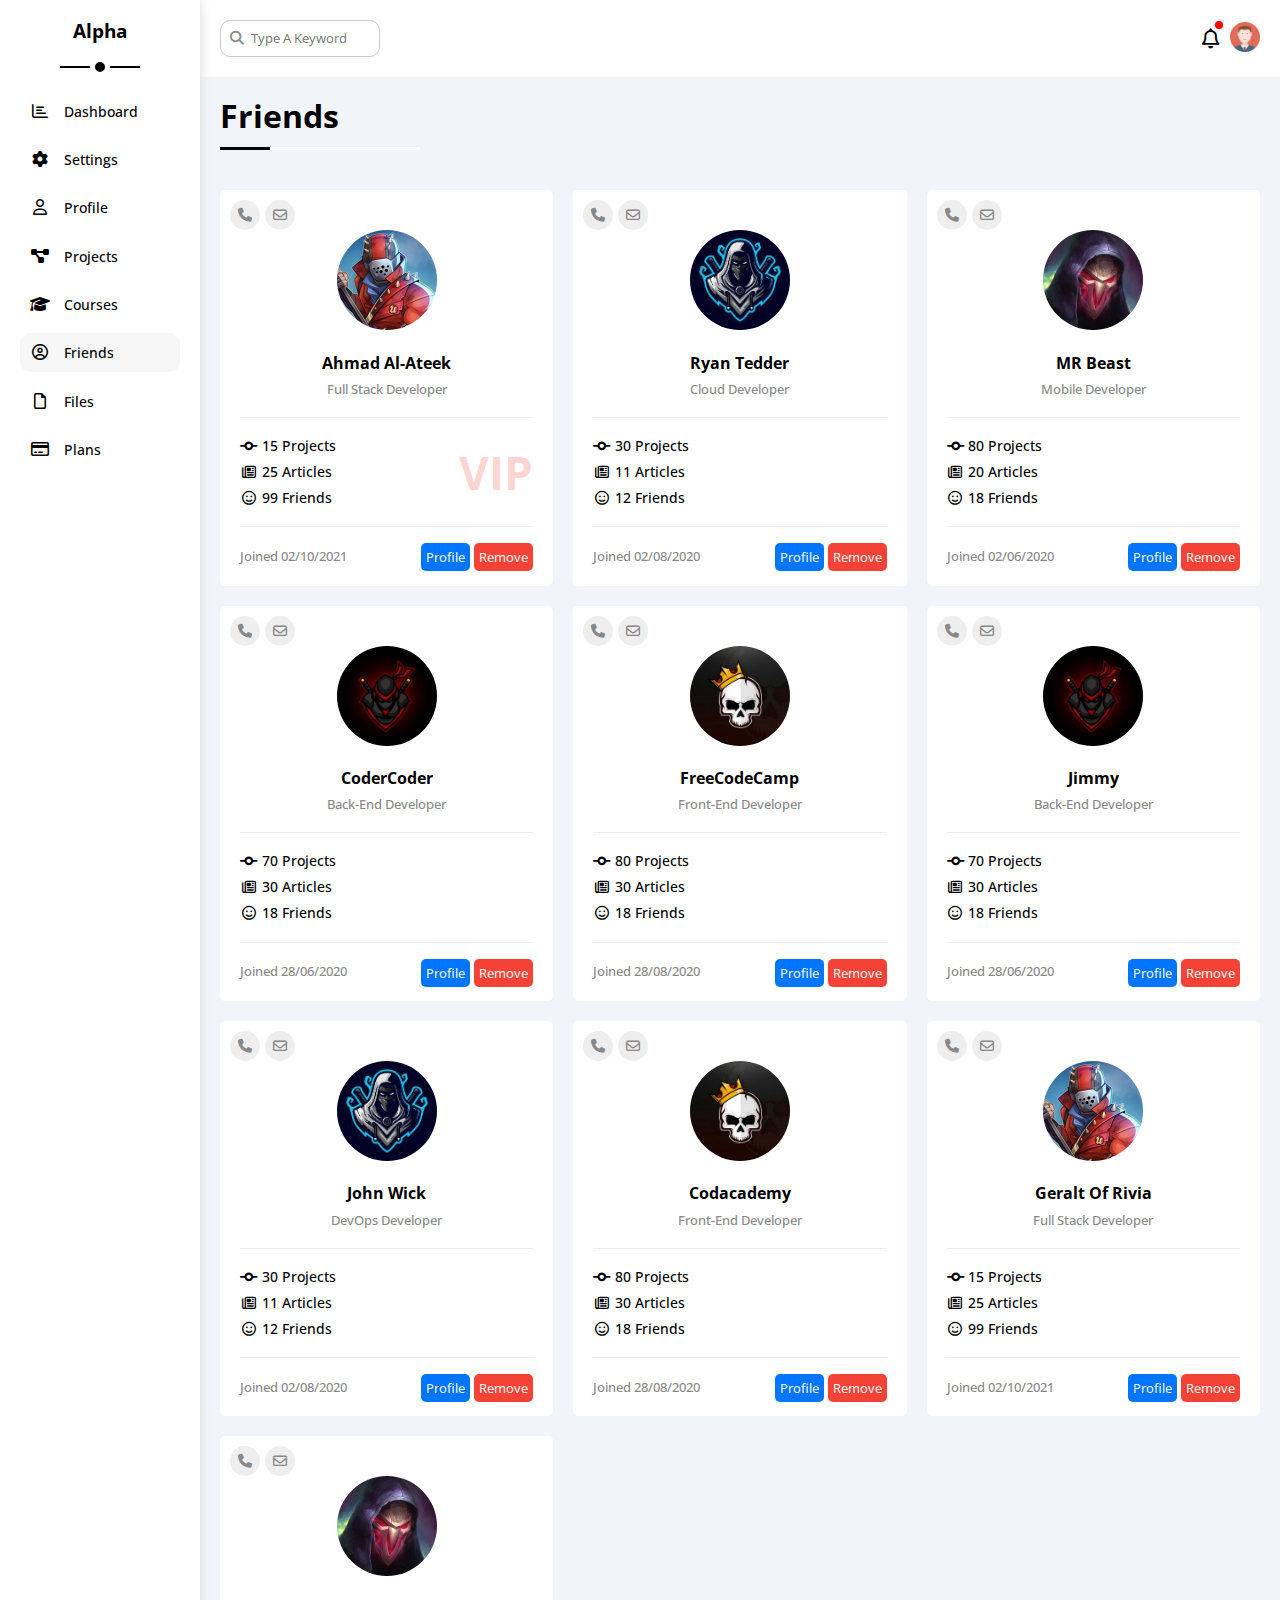
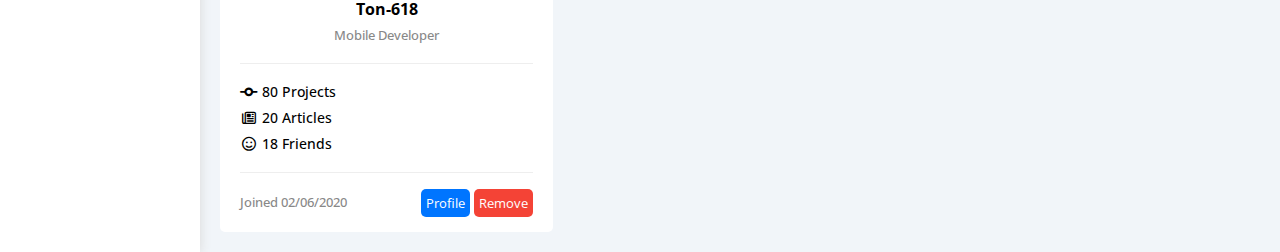
<file: friends.html>
<!DOCTYPE html>
<html lang="en">

<head>
    <meta charset="UTF-8">
    <meta name="viewport" content="width=device-width, initial-scale=1.0">
    <meta name="keywords" content="HTML, CSS">
    <meta name="author" content="Ahmad Al-Ateek">
    <meta name="description" content="Friends Page For Alpha Company">
    <!-- Font Awesome Library -->
    <link rel="stylesheet" href="css/all.min.css" />
    <!-- Normalize.CSS -->
    <link rel="stylesheet" href="css/normalize.css" />
    <!-- FrameWork -->
    <link rel="stylesheet" href="css/framework.css" />
    <!-- Style.CSS -->
    <link rel="stylesheet" href="css/style.css" />
    <!-- Google Fonts -->
    <link rel="preconnect" href="https://fonts.googleapis.com">
    <link rel="preconnect" href="https://fonts.gstatic.com" crossorigin>
    <link href="https://fonts.googleapis.com/css2?family=Open+Sans:wght@300;400;500;600;700;800&display=swap"
        rel="stylesheet">
    <title>Friends</title>
</head>

<body>
    <div class="page friends-page d-flex">
        <!-- Start Side Bar -->
        <div class="sidebar pd-20">
            <h3 class="t-center mb-50 p-relative">
                Alpha
            </h3>
            <div class="pages">
                <a class="mb-10 rad-10 d-block pd-10" href="index.html">
                    <i class="fa-regular fa-chart-bar fa-fw"></i>
                    <span class="fs-14 fw-5 ml-10">Dashboard</span>
                </a>
                <a class="rad-10 mb-10 d-block pd-10" href="settings.html">
                    <i class="fa-solid fa-gear fa-fw"></i>
                    <span class="fs-14 fw-5 ml-10">Settings</span>
                </a>
                <a class="rad-10 mb-10 d-block pd-10" href="profile.html">
                    <i class="fa-regular fa-user fa-fw"></i>
                    <span class="fs-14 fw-5 ml-10">Profile</span>
                </a>
                <a class="rad-10 mb-10 d-block pd-10" href="projects.html">
                    <i class="fa-solid fa-diagram-project fa-fw"></i>
                    <span class="fs-14 fw-5 ml-10">Projects</span>
                </a>
                <a class="rad-10 mb-10 d-block pd-10" href="courses.html">
                    <i class="fa-solid fa-graduation-cap fa-fw"></i>
                    <span class="fs-14 fw-5 ml-10">Courses</span>
                </a>
                <a class="active rad-10 mb-10 d-block pd-10" href="friends.html">
                    <i class="fa-regular fa-circle-user fa-fw"></i>
                    <span class="fs-14 fw-5 ml-10">Friends</span>
                </a>
                <a class="rad-10 mb-10 d-block pd-10" href="files.html">
                    <i class="fa-regular fa-file fa-fw"></i>
                    <span class="fs-14 fw-5 ml-10">Files</span>
                </a>
                <a class="rad-10 d-block pd-10" href="plans.html">
                    <i class="fa-regular fa-credit-card fa-fw"></i>
                    <span class="fs-14 fw-5 ml-10">Plans</span>
                </a>
            </div>
        </div>
        <!-- End Side Bar -->
        <!-- Start Content -->
        <div class="content">
            <!-- Start Header -->
            <div class="header d-flex justify-between align-center pd-20 bg-fff">
                <div class="search p-relative">
                    <input type="search" placeholder="Type A Keyword" class="pd-10 rad-10 reset-inp" />
                </div>
                <div class="notifications d-flex align-center">
                    <div class="notification-bell p-relative">
                        <i class="fa-regular fa-bell fa-lg"></i>
                    </div>
                    <div class="image ml-10">
                        <img src="imgs/avatar.png" alt="Photo" class="reset-img" />
                    </div>
                </div>
            </div>
            <!-- End Header -->
            <!-- The Content Of The DIV Content XD -->
            <h1 class="page-title">Friends</h1>
            <div class="wrapper d-grid d-gap-20 pd-20">
                <!-- Friend 1 -->
                <div class="friend p-relative pd-20 rad-5 over bg-fff">
                    <div class="call rad-half fc-888">
                        <i class="fa-solid fa-phone"></i>
                    </div>
                    <div class="msg rad-half fc-888">
                        <i class="fa-regular fa-envelope"></i>
                    </div>
                    <div class="image t-center">
                        <img src="imgs/friend-01.jpg" alt="" class="reset-img rad-half">
                    </div>
                    <h4 class="mt-20 mb-10 t-center">Ahmad Al-Ateek</h4>
                    <p class="mb-20 fc-888 fs-13 fw-5 t-center">Full Stack Developer</p>
                    <ul class="info p-relative">
                        <li class="mb-10">
                            <p class="fs-14 fw-5"><i class="fa-solid fa-code-commit fa-fw"></i> 15 Projects</p>
                        </li>
                        <li class="mb-10">
                            <p class="fs-14 fw-5"><i class="fa-regular fa-newspaper fa-fw"></i> 25 Articles</p>
                        </li>
                        <li>
                            <p class="fs-14 fw-5"><i class="fa-regular fa-face-smile fa-fw"></i> 99 Friends</p>
                        </li>
                    </ul>
                    <div class="end d-flex justify-between align-center">
                        <p class="fc-888 fs-13 fw-5">Joined 02/10/2021</p>
                        <div class="buttons d-gap-10">
                            <span class="button fc-fff bg-blue pd-5 rad-5 fs-13">Profile</span>
                            <span class="button fc-fff bg-red pd-5 rad-5 fs-13">Remove</span>
                        </div>
                    </div>
                </div>
                <!-- Friend 2 -->
                <div class="friend p-relative pd-20 rad-5 over bg-fff">
                    <div class="call rad-half fc-888">
                        <i class="fa-solid fa-phone"></i>
                    </div>
                    <div class="msg rad-half fc-888">
                        <i class="fa-regular fa-envelope"></i>
                    </div>
                    <div class="image t-center">
                        <img src="imgs/friend-02.jpg" alt="" class="reset-img rad-half">
                    </div>
                    <h4 class="mt-20 mb-10 t-center">Ryan Tedder</h4>
                    <p class="mb-20 fc-888 fs-13 fw-5 t-center">Cloud Developer</p>
                    <ul class="info p-relative">
                        <li class="mb-10">
                            <p class="fs-14 fw-5"><i class="fa-solid fa-code-commit fa-fw"></i> 30 Projects</p>
                        </li>
                        <li class="mb-10">
                            <p class="fs-14 fw-5"><i class="fa-regular fa-newspaper fa-fw"></i> 11 Articles</p>
                        </li>
                        <li>
                            <p class="fs-14 fw-5"><i class="fa-regular fa-face-smile fa-fw"></i> 12 Friends</p>
                        </li>
                    </ul>
                    <div class="end d-flex justify-between align-center">
                        <p class="fc-888 fs-13 fw-5">Joined 02/08/2020</p>
                        <div class="buttons d-gap-10">
                            <span class="button fc-fff bg-blue pd-5 rad-5 fs-13">Profile</span>
                            <span class="button fc-fff bg-red pd-5 rad-5 fs-13">Remove</span>
                        </div>
                    </div>
                </div>
                <!-- Friend 3 -->
                <div class="friend p-relative pd-20 rad-5 over bg-fff">
                    <div class="call rad-half fc-888">
                        <i class="fa-solid fa-phone"></i>
                    </div>
                    <div class="msg rad-half fc-888">
                        <i class="fa-regular fa-envelope"></i>
                    </div>
                    <div class="image t-center">
                        <img src="imgs/friend-03.jpg" alt="" class="reset-img rad-half">
                    </div>
                    <h4 class="mt-20 mb-10 t-center">MR Beast</h4>
                    <p class="mb-20 fc-888 fs-13 fw-5 t-center">Mobile Developer</p>
                    <ul class="info p-relative">
                        <li class="mb-10">
                            <p class="fs-14 fw-5"><i class="fa-solid fa-code-commit fa-fw"></i> 80 Projects</p>
                        </li>
                        <li class="mb-10">
                            <p class="fs-14 fw-5"><i class="fa-regular fa-newspaper fa-fw"></i> 20 Articles</p>
                        </li>
                        <li>
                            <p class="fs-14 fw-5"><i class="fa-regular fa-face-smile fa-fw"></i> 18 Friends</p>
                        </li>
                    </ul>
                    <div class="end d-flex justify-between align-center">
                        <p class="fc-888 fs-13 fw-5">Joined 02/06/2020</p>
                        <div class="buttons d-gap-10">
                            <span class="button fc-fff bg-blue pd-5 rad-5 fs-13">Profile</span>
                            <span class="button fc-fff bg-red pd-5 rad-5 fs-13">Remove</span>
                        </div>
                    </div>
                </div>
                <!-- Friend 4 -->
                <div class="friend p-relative pd-20 rad-5 over bg-fff">
                    <div class="call rad-half fc-888">
                        <i class="fa-solid fa-phone"></i>
                    </div>
                    <div class="msg rad-half fc-888">
                        <i class="fa-regular fa-envelope"></i>
                    </div>
                    <div class="image t-center">
                        <img src="imgs/friend-04.jpg" alt="" class="reset-img rad-half">
                    </div>
                    <h4 class="mt-20 mb-10 t-center">CoderCoder</h4>
                    <p class="mb-20 fc-888 fs-13 fw-5 t-center">Back-End Developer</p>
                    <ul class="info p-relative">
                        <li class="mb-10">
                            <p class="fs-14 fw-5"><i class="fa-solid fa-code-commit fa-fw"></i> 70 Projects</p>
                        </li>
                        <li class="mb-10">
                            <p class="fs-14 fw-5"><i class="fa-regular fa-newspaper fa-fw"></i> 30 Articles</p>
                        </li>
                        <li>
                            <p class="fs-14 fw-5"><i class="fa-regular fa-face-smile fa-fw"></i> 18 Friends</p>
                        </li>
                    </ul>
                    <div class="end d-flex justify-between align-center">
                        <p class="fc-888 fs-13 fw-5">Joined 28/06/2020</p>
                        <div class="buttons d-gap-10">
                            <span class="button fc-fff bg-blue pd-5 rad-5 fs-13">Profile</span>
                            <span class="button fc-fff bg-red pd-5 rad-5 fs-13">Remove</span>
                        </div>
                    </div>
                </div>
                <!-- Friend 5 -->
                <div class="friend p-relative pd-20 rad-5 over bg-fff">
                    <div class="call rad-half fc-888">
                        <i class="fa-solid fa-phone"></i>
                    </div>
                    <div class="msg rad-half fc-888">
                        <i class="fa-regular fa-envelope"></i>
                    </div>
                    <div class="image t-center">
                        <img src="imgs/friend-05.jpg" alt="" class="reset-img rad-half">
                    </div>
                    <h4 class="mt-20 mb-10 t-center">FreeCodeCamp</h4>
                    <p class="mb-20 fc-888 fs-13 fw-5 t-center">Front-End Developer</p>
                    <ul class="info p-relative">
                        <li class="mb-10">
                            <p class="fs-14 fw-5"><i class="fa-solid fa-code-commit fa-fw"></i> 80 Projects</p>
                        </li>
                        <li class="mb-10">
                            <p class="fs-14 fw-5"><i class="fa-regular fa-newspaper fa-fw"></i> 30 Articles</p>
                        </li>
                        <li>
                            <p class="fs-14 fw-5"><i class="fa-regular fa-face-smile fa-fw"></i> 18 Friends</p>
                        </li>
                    </ul>
                    <div class="end d-flex justify-between align-center">
                        <p class="fc-888 fs-13 fw-5">Joined 28/08/2020</p>
                        <div class="buttons d-gap-10">
                            <span class="button fc-fff bg-blue pd-5 rad-5 fs-13">Profile</span>
                            <span class="button fc-fff bg-red pd-5 rad-5 fs-13">Remove</span>
                        </div>
                    </div>
                </div>
                <!-- Friend 6 -->
                <div class="friend p-relative pd-20 rad-5 over bg-fff">
                    <div class="call rad-half fc-888">
                        <i class="fa-solid fa-phone"></i>
                    </div>
                    <div class="msg rad-half fc-888">
                        <i class="fa-regular fa-envelope"></i>
                    </div>
                    <div class="image t-center">
                        <img src="imgs/friend-04.jpg" alt="" class="reset-img rad-half">
                    </div>
                    <h4 class="mt-20 mb-10 t-center">Jimmy</h4>
                    <p class="mb-20 fc-888 fs-13 fw-5 t-center">Back-End Developer</p>
                    <ul class="info p-relative">
                        <li class="mb-10">
                            <p class="fs-14 fw-5"><i class="fa-solid fa-code-commit fa-fw"></i> 70 Projects</p>
                        </li>
                        <li class="mb-10">
                            <p class="fs-14 fw-5"><i class="fa-regular fa-newspaper fa-fw"></i> 30 Articles</p>
                        </li>
                        <li>
                            <p class="fs-14 fw-5"><i class="fa-regular fa-face-smile fa-fw"></i> 18 Friends</p>
                        </li>
                    </ul>
                    <div class="end d-flex justify-between align-center">
                        <p class="fc-888 fs-13 fw-5">Joined 28/06/2020</p>
                        <div class="buttons d-gap-10">
                            <span class="button fc-fff bg-blue pd-5 rad-5 fs-13">Profile</span>
                            <span class="button fc-fff bg-red pd-5 rad-5 fs-13">Remove</span>
                        </div>
                    </div>
                </div>
                <!-- Friend 7 -->
                <div class="friend p-relative pd-20 rad-5 over bg-fff">
                    <div class="call rad-half fc-888">
                        <i class="fa-solid fa-phone"></i>
                    </div>
                    <div class="msg rad-half fc-888">
                        <i class="fa-regular fa-envelope"></i>
                    </div>
                    <div class="image t-center">
                        <img src="imgs/friend-02.jpg" alt="" class="reset-img rad-half">
                    </div>
                    <h4 class="mt-20 mb-10 t-center">John Wick</h4>
                    <p class="mb-20 fc-888 fs-13 fw-5 t-center">DevOps Developer</p>
                    <ul class="info p-relative">
                        <li class="mb-10">
                            <p class="fs-14 fw-5"><i class="fa-solid fa-code-commit fa-fw"></i> 30 Projects</p>
                        </li>
                        <li class="mb-10">
                            <p class="fs-14 fw-5"><i class="fa-regular fa-newspaper fa-fw"></i> 11 Articles</p>
                        </li>
                        <li>
                            <p class="fs-14 fw-5"><i class="fa-regular fa-face-smile fa-fw"></i> 12 Friends</p>
                        </li>
                    </ul>
                    <div class="end d-flex justify-between align-center">
                        <p class="fc-888 fs-13 fw-5">Joined 02/08/2020</p>
                        <div class="buttons d-gap-10">
                            <span class="button fc-fff bg-blue pd-5 rad-5 fs-13">Profile</span>
                            <span class="button fc-fff bg-red pd-5 rad-5 fs-13">Remove</span>
                        </div>
                    </div>
                </div>
                <!-- Friend 8 -->
                <div class="friend p-relative pd-20 rad-5 over bg-fff">
                    <div class="call rad-half fc-888">
                        <i class="fa-solid fa-phone"></i>
                    </div>
                    <div class="msg rad-half fc-888">
                        <i class="fa-regular fa-envelope"></i>
                    </div>
                    <div class="image t-center">
                        <img src="imgs/friend-05.jpg" alt="" class="reset-img rad-half">
                    </div>
                    <h4 class="mt-20 mb-10 t-center">Codacademy</h4>
                    <p class="mb-20 fc-888 fs-13 fw-5 t-center">Front-End Developer</p>
                    <ul class="info p-relative">
                        <li class="mb-10">
                            <p class="fs-14 fw-5"><i class="fa-solid fa-code-commit fa-fw"></i> 80 Projects</p>
                        </li>
                        <li class="mb-10">
                            <p class="fs-14 fw-5"><i class="fa-regular fa-newspaper fa-fw"></i> 30 Articles</p>
                        </li>
                        <li>
                            <p class="fs-14 fw-5"><i class="fa-regular fa-face-smile fa-fw"></i> 18 Friends</p>
                        </li>
                    </ul>
                    <div class="end d-flex justify-between align-center">
                        <p class="fc-888 fs-13 fw-5">Joined 28/08/2020</p>
                        <div class="buttons d-gap-10">
                            <span class="button fc-fff bg-blue pd-5 rad-5 fs-13">Profile</span>
                            <span class="button fc-fff bg-red pd-5 rad-5 fs-13">Remove</span>
                        </div>
                    </div>
                </div>
                <!-- Friend 9 -->
                <div class="friend p-relative pd-20 rad-5 over bg-fff">
                    <div class="call rad-half fc-888">
                        <i class="fa-solid fa-phone"></i>
                    </div>
                    <div class="msg rad-half fc-888">
                        <i class="fa-regular fa-envelope"></i>
                    </div>
                    <div class="image t-center">
                        <img src="imgs/friend-01.jpg" alt="" class="reset-img rad-half">
                    </div>
                    <h4 class="mt-20 mb-10 t-center">Geralt Of Rivia</h4>
                    <p class="mb-20 fc-888 fs-13 fw-5 t-center">Full Stack Developer</p>
                    <ul class="info p-relative">
                        <li class="mb-10">
                            <p class="fs-14 fw-5"><i class="fa-solid fa-code-commit fa-fw"></i> 15 Projects</p>
                        </li>
                        <li class="mb-10">
                            <p class="fs-14 fw-5"><i class="fa-regular fa-newspaper fa-fw"></i> 25 Articles</p>
                        </li>
                        <li>
                            <p class="fs-14 fw-5"><i class="fa-regular fa-face-smile fa-fw"></i> 99 Friends</p>
                        </li>
                    </ul>
                    <div class="end d-flex justify-between align-center">
                        <p class="fc-888 fs-13 fw-5">Joined 02/10/2021</p>
                        <div class="buttons d-gap-10">
                            <span class="button fc-fff bg-blue pd-5 rad-5 fs-13">Profile</span>
                            <span class="button fc-fff bg-red pd-5 rad-5 fs-13">Remove</span>
                        </div>
                    </div>
                </div>
                <!-- Friend 10 -->
                <div class="friend p-relative pd-20 rad-5 over bg-fff">
                    <div class="call rad-half fc-888">
                        <i class="fa-solid fa-phone"></i>
                    </div>
                    <div class="msg rad-half fc-888">
                        <i class="fa-regular fa-envelope"></i>
                    </div>
                    <div class="image t-center">
                        <img src="imgs/friend-03.jpg" alt="" class="reset-img rad-half">
                    </div>
                    <h4 class="mt-20 mb-10 t-center">Ton-618</h4>
                    <p class="mb-20 fc-888 fs-13 fw-5 t-center">Mobile Developer</p>
                    <ul class="info p-relative">
                        <li class="mb-10">
                            <p class="fs-14 fw-5"><i class="fa-solid fa-code-commit fa-fw"></i> 80 Projects</p>
                        </li>
                        <li class="mb-10">
                            <p class="fs-14 fw-5"><i class="fa-regular fa-newspaper fa-fw"></i> 20 Articles</p>
                        </li>
                        <li>
                            <p class="fs-14 fw-5"><i class="fa-regular fa-face-smile fa-fw"></i> 18 Friends</p>
                        </li>
                    </ul>
                    <div class="end d-flex justify-between align-center">
                        <p class="fc-888 fs-13 fw-5">Joined 02/06/2020</p>
                        <div class="buttons d-gap-10">
                            <span class="button fc-fff bg-blue pd-5 rad-5 fs-13">Profile</span>
                            <span class="button fc-fff bg-red pd-5 rad-5 fs-13">Remove</span>
                        </div>
                    </div>
                </div>
            </div>
            <!-- ********************************* -->
        </div>
        <!-- End Content -->
    </div>
</body>

</html>
</file>
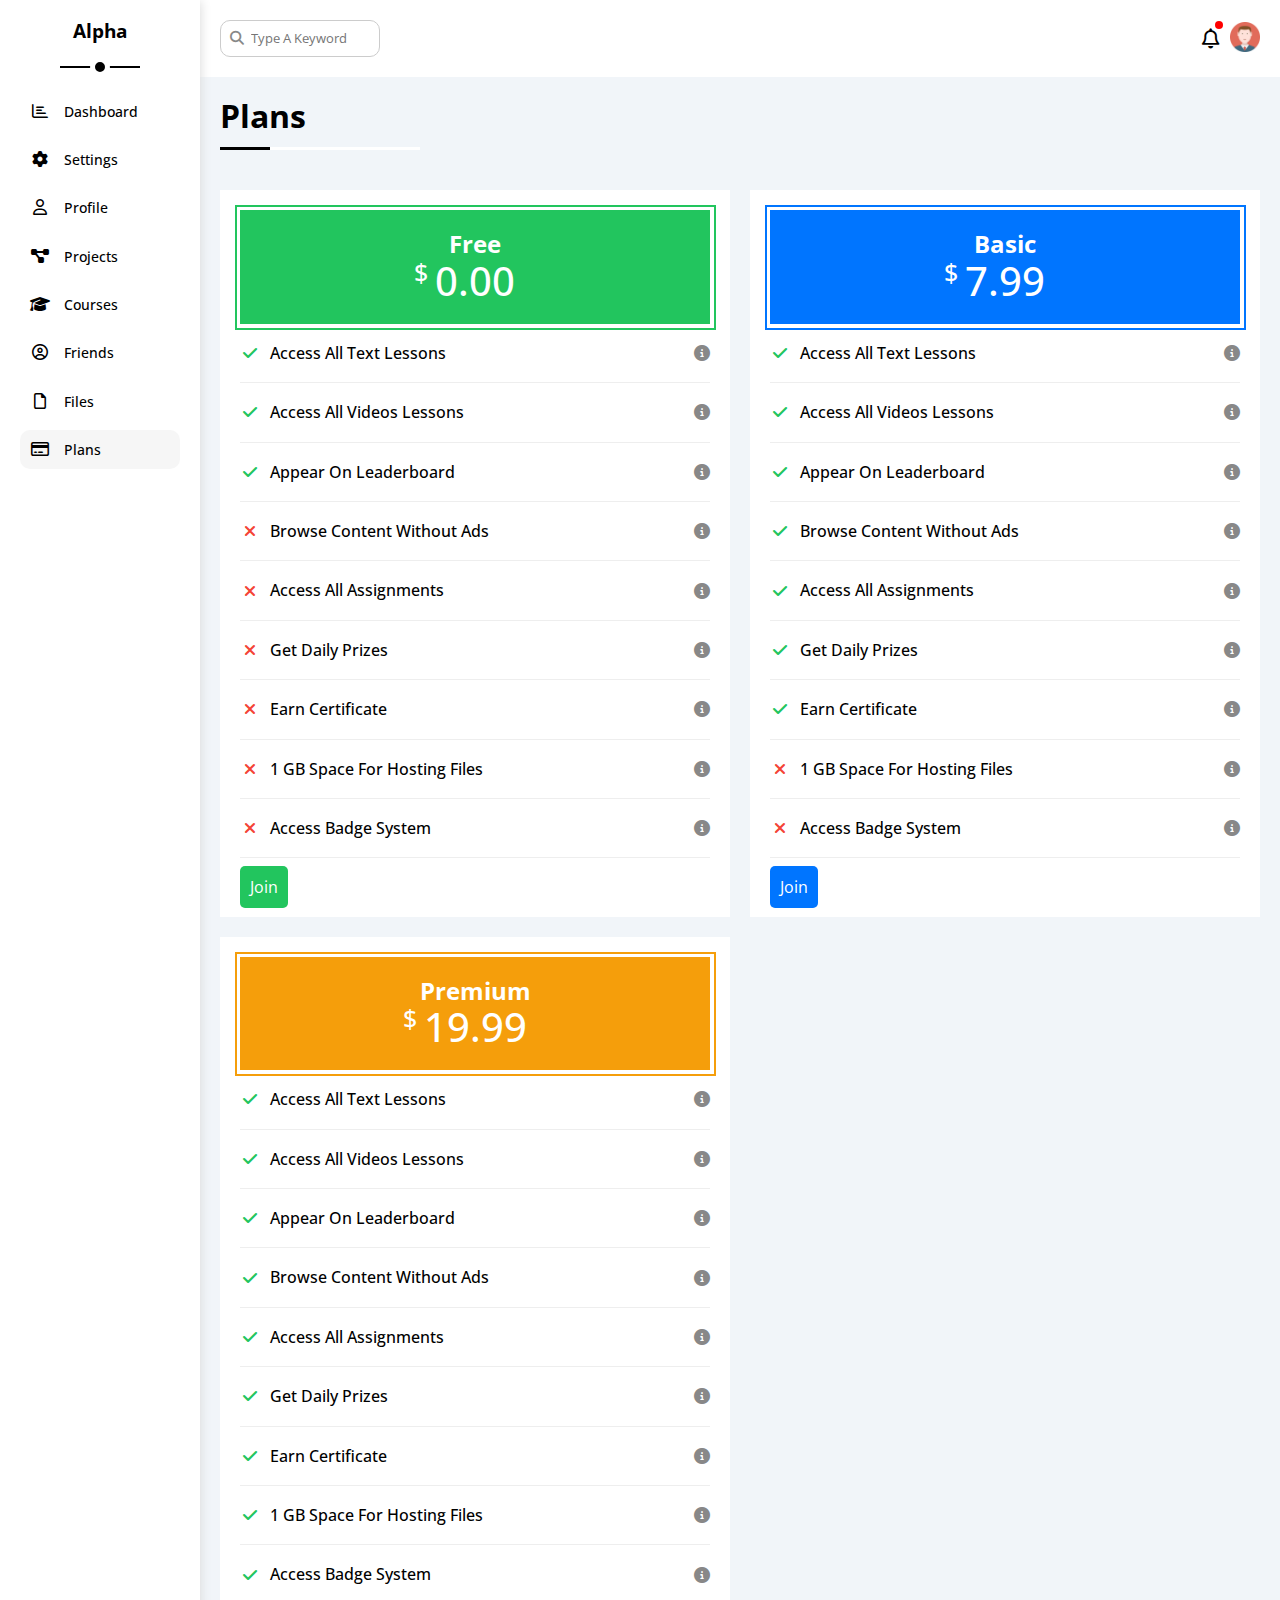
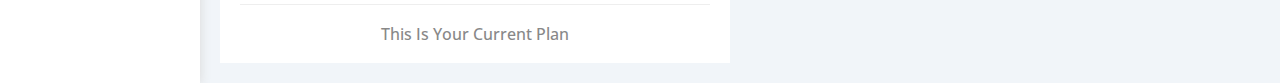
<file: plans.html>
<!DOCTYPE html>
<html lang="en">

<head>
    <meta charset="UTF-8">
    <meta name="viewport" content="width=device-width, initial-scale=1.0">
    <meta name="keywords" content="HTML, CSS">
    <meta name="author" content="Ahmad Al-Ateek">
    <meta name="description" content="Plans Page For Alpha Company">
    <!-- Font Awesome Library -->
    <link rel="stylesheet" href="css/all.min.css" />
    <!-- Normalize.CSS -->
    <link rel="stylesheet" href="css/normalize.css" />
    <!-- FrameWork -->
    <link rel="stylesheet" href="css/framework.css" />
    <!-- Style.CSS -->
    <link rel="stylesheet" href="css/style.css" />
    <!-- Google Fonts -->
    <link rel="preconnect" href="https://fonts.googleapis.com">
    <link rel="preconnect" href="https://fonts.gstatic.com" crossorigin>
    <link href="https://fonts.googleapis.com/css2?family=Open+Sans:wght@300;400;500;600;700;800&display=swap"
        rel="stylesheet">
    <title>Plans</title>
</head>

<body>
    <div class="page plans-page d-flex">
        <!-- Start Side Bar -->
        <div class="sidebar pd-20">
            <h3 class="t-center mb-50 p-relative">
                Alpha
            </h3>
            <div class="pages">
                <a class="mb-10 rad-10 d-block pd-10" href="index.html">
                    <i class="fa-regular fa-chart-bar fa-fw"></i>
                    <span class="fs-14 fw-5 ml-10">Dashboard</span>
                </a>
                <a class="rad-10 mb-10 d-block pd-10" href="settings.html">
                    <i class="fa-solid fa-gear fa-fw"></i>
                    <span class="fs-14 fw-5 ml-10">Settings</span>
                </a>
                <a class="rad-10 mb-10 d-block pd-10" href="profile.html">
                    <i class="fa-regular fa-user fa-fw"></i>
                    <span class="fs-14 fw-5 ml-10">Profile</span>
                </a>
                <a class="rad-10 mb-10 d-block pd-10" href="projects.html">
                    <i class="fa-solid fa-diagram-project fa-fw"></i>
                    <span class="fs-14 fw-5 ml-10">Projects</span>
                </a>
                <a class="rad-10 mb-10 d-block pd-10" href="courses.html">
                    <i class="fa-solid fa-graduation-cap fa-fw"></i>
                    <span class="fs-14 fw-5 ml-10">Courses</span>
                </a>
                <a class="rad-10 mb-10 d-block pd-10" href="friends.html">
                    <i class="fa-regular fa-circle-user fa-fw"></i>
                    <span class="fs-14 fw-5 ml-10">Friends</span>
                </a>
                <a class="rad-10 mb-10 d-block pd-10" href="files.html">
                    <i class="fa-regular fa-file fa-fw"></i>
                    <span class="fs-14 fw-5 ml-10">Files</span>
                </a>
                <a class="active rad-10 d-block pd-10" href="plans.html">
                    <i class="fa-regular fa-credit-card fa-fw"></i>
                    <span class="fs-14 fw-5 ml-10">Plans</span>
                </a>
            </div>
        </div>
        <!-- End Side Bar -->
        <!-- Start Content -->
        <div class="content">
            <!-- Start Header -->
            <div class="header d-flex justify-between align-center pd-20 bg-fff">
                <div class="search p-relative">
                    <input type="search" placeholder="Type A Keyword" class="pd-10 rad-10 reset-inp" />
                </div>
                <div class="notifications d-flex align-center">
                    <div class="notification-bell p-relative">
                        <i class="fa-regular fa-bell fa-lg"></i>
                    </div>
                    <div class="image ml-10">
                        <img src="imgs/avatar.png" alt="Photo" class="reset-img" />
                    </div>
                </div>
            </div>
            <!-- End Header -->
            <!-- The Content Of The DIV Content XD -->
            <h1 class="page-title">Plans</h1>
            <div class="wrapper d-grid d-gap-20 pd-20">
                <!-- Free -->
                <div class="plan free bg-fff pd-20">
                    <div class="plan-head t-center pd-20 bg-green fc-fff p-relative mb-20">
                        <h2>Free</h2>
                        <div class="price mt-20 p-relative">
                            0.00
                        </div>
                    </div>
                    <ul>
                        <li class="d-flex d-gap-10 justify-between align-center pb-20 mb-20 bb-eee">
                            <div class="d-flex d-gap-10 justify-center align-center">
                                <i class="fa-solid fa-check fa-fw fc-green"></i>
                                <p class="fw-5">Access All Text Lessons</p>
                            </div>
                            <i class="fa-solid fa-circle-info fc-888"></i>
                        </li>
                        <li class="d-flex d-gap-10 justify-between align-center pb-20 mb-20 bb-eee">
                            <div class="d-flex d-gap-10 justify-center align-center">
                                <i class="fa-solid fa-check fa-fw fc-green"></i>
                                <p class="fw-5">
                                    Access All Videos Lessons</p>
                            </div>
                            <i class="fa-solid fa-circle-info fc-888"></i>
                        </li>
                        <li class="d-flex d-gap-10 justify-between align-center pb-20 mb-20 bb-eee">
                            <div class="d-flex d-gap-10 justify-center align-center">
                                <i class="fa-solid fa-check fa-fw fc-green"></i>
                                <p class="fw-5">
                                    Appear On Leaderboard</p>
                            </div>
                            <i class="fa-solid fa-circle-info fc-888"></i>
                        </li>
                        <li class="d-flex d-gap-10 justify-between align-center pb-20 mb-20 bb-eee">
                            <div class="d-flex d-gap-10 justify-center align-center">
                                <i class="fa-solid fa-xmark fa-fw fc-red"></i>
                                <p class="fw-5">
                                    Browse Content Without Ads</p>
                            </div>
                            <i class="fa-solid fa-circle-info fc-888"></i>
                        </li>
                        <li class="d-flex d-gap-10 justify-between align-center pb-20 mb-20 bb-eee">
                            <div class="d-flex d-gap-10 justify-center align-center">
                                <i class="fa-solid fa-xmark fa-fw fc-red"></i>
                                <p class="fw-5">
                                    Access All Assignments</p>
                            </div>
                            <i class="fa-solid fa-circle-info fc-888"></i>
                        </li>
                        <li class="d-flex d-gap-10 justify-between align-center pb-20 mb-20 bb-eee">
                            <div class="d-flex d-gap-10 justify-center align-center">
                                <i class="fa-solid fa-xmark fa-fw fc-red"></i>
                                <p class="fw-5">
                                    Get Daily Prizes</p>
                            </div>
                            <i class="fa-solid fa-circle-info fc-888"></i>
                        </li>
                        <li class="d-flex d-gap-10 justify-between align-center pb-20 mb-20 bb-eee">
                            <div class="d-flex d-gap-10 justify-center align-center">
                                <i class="fa-solid fa-xmark fa-fw fc-red"></i>
                                <p class="fw-5">
                                    Earn Certificate</p>
                            </div>
                            <i class="fa-solid fa-circle-info fc-888"></i>
                        </li>
                        <li class="d-flex d-gap-10 justify-between align-center pb-20 mb-20 bb-eee">
                            <div class="d-flex d-gap-10 justify-center align-center">
                                <i class="fa-solid fa-xmark fa-fw fc-red"></i>
                                <p class="fw-5">
                                    1 GB Space For Hosting Files</p>
                            </div>
                            <i class="fa-solid fa-circle-info fc-888"></i>
                        </li>
                        <li class="d-flex d-gap-10 justify-between align-center pb-20 mb-20 bb-eee">
                            <div class="d-flex d-gap-10 justify-center align-center">
                                <i class="fa-solid fa-xmark fa-fw fc-red"></i>
                                <p class="fw-5">
                                    Access Badge System</p>
                            </div>
                            <i class="fa-solid fa-circle-info fc-888"></i>
                        </li>
                    </ul>
                    <span class="button fc-fff bg-green pd-10 mt-10 rad-5">Join</span>
                </div>
                <!-- Basic -->
                <div class="plan basic bg-fff pd-20">
                    <div class="plan-head t-center pd-20 bg-blue fc-fff p-relative mb-20">
                        <h2>Basic</h2>
                        <div class="price mt-20 p-relative">
                            7.99
                        </div>
                    </div>
                    <ul>
                        <li class="d-flex d-gap-10 justify-between align-center pb-20 mb-20 bb-eee">
                            <div class="d-flex d-gap-10 justify-center align-center">
                                <i class="fa-solid fa-check fa-fw fc-green"></i>
                                <p class="fw-5">Access All Text Lessons</p>
                            </div>
                            <i class="fa-solid fa-circle-info fc-888"></i>
                        </li>
                        <li class="d-flex d-gap-10 justify-between align-center pb-20 mb-20 bb-eee">
                            <div class="d-flex d-gap-10 justify-center align-center">
                                <i class="fa-solid fa-check fa-fw fc-green"></i>
                                <p class="fw-5">
                                    Access All Videos Lessons</p>
                            </div>
                            <i class="fa-solid fa-circle-info fc-888"></i>
                        </li>
                        <li class="d-flex d-gap-10 justify-between align-center pb-20 mb-20 bb-eee">
                            <div class="d-flex d-gap-10 justify-center align-center">
                                <i class="fa-solid fa-check fa-fw fc-green"></i>
                                <p class="fw-5">
                                    Appear On Leaderboard</p>
                            </div>
                            <i class="fa-solid fa-circle-info fc-888"></i>
                        </li>
                        <li class="d-flex d-gap-10 justify-between align-center pb-20 mb-20 bb-eee">
                            <div class="d-flex d-gap-10 justify-center align-center">
                                <i class="fa-solid fa-check fa-fw fc-green"></i>
                                <p class="fw-5">
                                    Browse Content Without Ads</p>
                            </div>
                            <i class="fa-solid fa-circle-info fc-888"></i>
                        </li>
                        <li class="d-flex d-gap-10 justify-between align-center pb-20 mb-20 bb-eee">
                            <div class="d-flex d-gap-10 justify-center align-center">
                                <i class="fa-solid fa-check fa-fw fc-green"></i>
                                <p class="fw-5">
                                    Access All Assignments</p>
                            </div>
                            <i class="fa-solid fa-circle-info fc-888"></i>
                        </li>
                        <li class="d-flex d-gap-10 justify-between align-center pb-20 mb-20 bb-eee">
                            <div class="d-flex d-gap-10 justify-center align-center">
                                <i class="fa-solid fa-check fa-fw fc-green"></i>
                                <p class="fw-5">
                                    Get Daily Prizes</p>
                            </div>
                            <i class="fa-solid fa-circle-info fc-888"></i>
                        </li>
                        <li class="d-flex d-gap-10 justify-between align-center pb-20 mb-20 bb-eee">
                            <div class="d-flex d-gap-10 justify-center align-center">
                                <i class="fa-solid fa-check fa-fw fc-green"></i>
                                <p class="fw-5">
                                    Earn Certificate</p>
                            </div>
                            <i class="fa-solid fa-circle-info fc-888"></i>
                        </li>
                        <li class="d-flex d-gap-10 justify-between align-center pb-20 mb-20 bb-eee">
                            <div class="d-flex d-gap-10 justify-center align-center">
                                <i class="fa-solid fa-xmark fa-fw fc-red"></i>
                                <p class="fw-5">
                                    1 GB Space For Hosting Files</p>
                            </div>
                            <i class="fa-solid fa-circle-info fc-888"></i>
                        </li>
                        <li class="d-flex d-gap-10 justify-between align-center pb-20 mb-20 bb-eee">
                            <div class="d-flex d-gap-10 justify-center align-center">
                                <i class="fa-solid fa-xmark fa-fw fc-red"></i>
                                <p class="fw-5">
                                    Access Badge System</p>
                            </div>
                            <i class="fa-solid fa-circle-info fc-888"></i>
                        </li>
                    </ul>
                    <span class="button fc-fff bg-blue pd-10 mt-10 rad-5">Join</span>
                </div>
                <!-- Premium -->
                <div class="plan premium bg-fff pd-20">
                    <div class="plan-head t-center pd-20 bg-orange fc-fff p-relative mb-20">
                        <h2>Premium</h2>
                        <div class="price mt-20 p-relative">
                            19.99
                        </div>
                    </div>
                    <ul>
                        <li class="d-flex d-gap-10 justify-between align-center pb-20 mb-20 bb-eee">
                            <div class="d-flex d-gap-10 justify-center align-center">
                                <i class="fa-solid fa-check fa-fw fc-green"></i>
                                <p class="fw-5">Access All Text Lessons</p>
                            </div>
                            <i class="fa-solid fa-circle-info fc-888"></i>
                        </li>
                        <li class="d-flex d-gap-10 justify-between align-center pb-20 mb-20 bb-eee">
                            <div class="d-flex d-gap-10 justify-center align-center">
                                <i class="fa-solid fa-check fa-fw fc-green"></i>
                                <p class="fw-5">
                                    Access All Videos Lessons</p>
                            </div>
                            <i class="fa-solid fa-circle-info fc-888"></i>
                        </li>
                        <li class="d-flex d-gap-10 justify-between align-center pb-20 mb-20 bb-eee">
                            <div class="d-flex d-gap-10 justify-center align-center">
                                <i class="fa-solid fa-check fa-fw fc-green"></i>
                                <p class="fw-5">
                                    Appear On Leaderboard</p>
                            </div>
                            <i class="fa-solid fa-circle-info fc-888"></i>
                        </li>
                        <li class="d-flex d-gap-10 justify-between align-center pb-20 mb-20 bb-eee">
                            <div class="d-flex d-gap-10 justify-center align-center">
                                <i class="fa-solid fa-check fa-fw fc-green"></i>
                                <p class="fw-5">
                                    Browse Content Without Ads</p>
                            </div>
                            <i class="fa-solid fa-circle-info fc-888"></i>
                        </li>
                        <li class="d-flex d-gap-10 justify-between align-center pb-20 mb-20 bb-eee">
                            <div class="d-flex d-gap-10 justify-center align-center">
                                <i class="fa-solid fa-check fa-fw fc-green"></i>
                                <p class="fw-5">
                                    Access All Assignments</p>
                            </div>
                            <i class="fa-solid fa-circle-info fc-888"></i>
                        </li>
                        <li class="d-flex d-gap-10 justify-between align-center pb-20 mb-20 bb-eee">
                            <div class="d-flex d-gap-10 justify-center align-center">
                                <i class="fa-solid fa-check fa-fw fc-green"></i>
                                <p class="fw-5">
                                    Get Daily Prizes</p>
                            </div>
                            <i class="fa-solid fa-circle-info fc-888"></i>
                        </li>
                        <li class="d-flex d-gap-10 justify-between align-center pb-20 mb-20 bb-eee">
                            <div class="d-flex d-gap-10 justify-center align-center">
                                <i class="fa-solid fa-check fa-fw fc-green"></i>
                                <p class="fw-5">
                                    Earn Certificate</p>
                            </div>
                            <i class="fa-solid fa-circle-info fc-888"></i>
                        </li>
                        <li class="d-flex d-gap-10 justify-between align-center pb-20 mb-20 bb-eee">
                            <div class="d-flex d-gap-10 justify-center align-center">
                                <i class="fa-solid fa-check fa-fw fc-green"></i>
                                <p class="fw-5">
                                    1 GB Space For Hosting Files</p>
                            </div>
                            <i class="fa-solid fa-circle-info fc-888"></i>
                        </li>
                        <li class="d-flex d-gap-10 justify-between align-center pb-20 mb-20 bb-eee">
                            <div class="d-flex d-gap-10 justify-center align-center">
                                <i class="fa-solid fa-check fa-fw fc-green"></i>
                                <p class="fw-5">
                                    Access Badge System</p>
                            </div>
                            <i class="fa-solid fa-circle-info fc-888"></i>
                        </li>
                    </ul>
                    <p class="current-plan t-center fw-5 fc-888">This Is Your Current Plan</p>
                </div>
            </div>
            <!-- ********************************* -->
        </div>
        <!-- End Content -->
    </div>
</body>

</html>
</file>
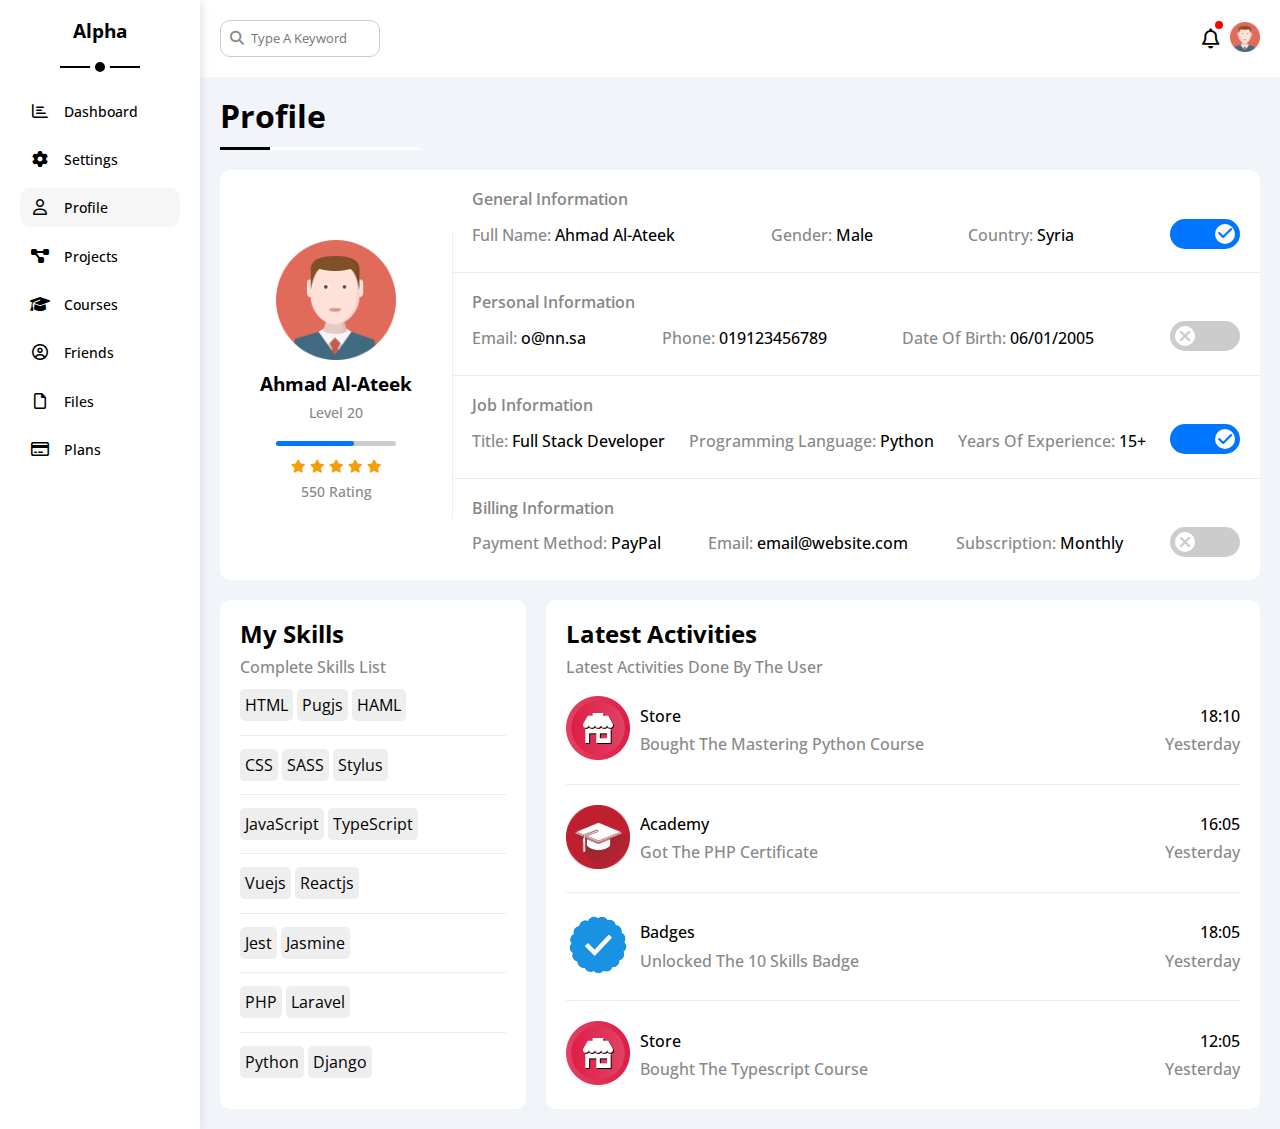
<file: profile.html>
<!DOCTYPE html>
<html lang="en">

<head>
    <meta charset="UTF-8">
    <meta name="viewport" content="width=device-width, initial-scale=1.0">
    <meta name="keywords" content="HTML, CSS">
    <meta name="author" content="Ahmad Al-Ateek">
    <meta name="description" content="Profile Page For Alpha Company">
    <!-- Font Awesome Library -->
    <link rel="stylesheet" href="css/all.min.css" />
    <!-- Normalize.CSS -->
    <link rel="stylesheet" href="css/normalize.css" />
    <!-- FrameWork -->
    <link rel="stylesheet" href="css/framework.css" />
    <!-- Style.CSS -->
    <link rel="stylesheet" href="css/style.css" />
    <!-- Google Fonts -->
    <link rel="preconnect" href="https://fonts.googleapis.com">
    <link rel="preconnect" href="https://fonts.gstatic.com" crossorigin>
    <link href="https://fonts.googleapis.com/css2?family=Open+Sans:wght@300;400;500;600;700;800&display=swap"
        rel="stylesheet">
    <title>Profile</title>
</head>

<body>
    <div class="page profile-page d-flex">
        <!-- Start Side Bar -->
        <div class="sidebar pd-20">
            <h3 class="t-center mb-50 p-relative">
                Alpha
            </h3>
            <div class="pages">
                <a class="mb-10 rad-10 d-block pd-10" href="index.html">
                    <i class="fa-regular fa-chart-bar fa-fw"></i>
                    <span class="fs-14 fw-5 ml-10">Dashboard</span>
                </a>
                <a class="rad-10 mb-10 d-block pd-10" href="settings.html">
                    <i class="fa-solid fa-gear fa-fw"></i>
                    <span class="fs-14 fw-5 ml-10">Settings</span>
                </a>
                <a class="active rad-10 mb-10 d-block pd-10" href="profile.html">
                    <i class="fa-regular fa-user fa-fw"></i>
                    <span class="fs-14 fw-5 ml-10">Profile</span>
                </a>
                <a class="rad-10 mb-10 d-block pd-10" href="projects.html">
                    <i class="fa-solid fa-diagram-project fa-fw"></i>
                    <span class="fs-14 fw-5 ml-10">Projects</span>
                </a>
                <a class="rad-10 mb-10 d-block pd-10" href="courses.html">
                    <i class="fa-solid fa-graduation-cap fa-fw"></i>
                    <span class="fs-14 fw-5 ml-10">Courses</span>
                </a>
                <a class="rad-10 mb-10 d-block pd-10" href="friends.html">
                    <i class="fa-regular fa-circle-user fa-fw"></i>
                    <span class="fs-14 fw-5 ml-10">Friends</span>
                </a>
                <a class="rad-10 mb-10 d-block pd-10" href="files.html">
                    <i class="fa-regular fa-file fa-fw"></i>
                    <span class="fs-14 fw-5 ml-10">Files</span>
                </a>
                <a class="rad-10 d-block pd-10" href="plans.html">
                    <i class="fa-regular fa-credit-card fa-fw"></i>
                    <span class="fs-14 fw-5 ml-10">Plans</span>
                </a>
            </div>
        </div>
        <!-- End Side Bar -->
        <!-- Start Content -->
        <div class="content">
            <!-- Start Header -->
            <div class="header d-flex justify-between align-center pd-20 bg-fff">
                <div class="search p-relative">
                    <input type="search" placeholder="Type A Keyword" class="pd-10 rad-10 reset-inp" />
                </div>
                <div class="notifications d-flex align-center">
                    <div class="notification-bell p-relative">
                        <i class="fa-regular fa-bell fa-lg"></i>
                    </div>
                    <div class="image ml-10">
                        <img src="imgs/avatar.png" alt="Photo" class="reset-img" />
                    </div>
                </div>
            </div>
            <!-- End Header -->
            <!-- The Content Of The DIV Content XD -->
            <h1 class="page-title">Profile</h1>
            <!-- Start Profile Info -->
            <div class="profile-info d-flex mg-20 bg-fff rad-10 over-hide">
                <div class="left d-flex flex-column align-center justify-center">
                    <div class="image mb-10">
                        <img src="imgs/avatar.png" alt="" class="reset-img">
                    </div>
                    <h3 class="mb-10">Ahmad Al-Ateek</h3>
                    <div class="mb-10 fs-14 fw-5 fc-888">Level 20</div>
                    <div class="progress-bar mb-10 mt-10"></div>
                    <div class="stars mb-10">
                        <i class="fa-solid fa-star fc-orange fs-13"></i>
                        <i class="fa-solid fa-star fc-orange fs-13"></i>
                        <i class="fa-solid fa-star fc-orange fs-13"></i>
                        <i class="fa-solid fa-star fc-orange fs-13"></i>
                        <i class="fa-solid fa-star fc-orange fs-13"></i>
                    </div>
                    <div class="mb-10 fs-14 fw-5 fc-888">550 Rating</div>
                </div>
                <div class="right grow">
                    <ul class="p-relative">
                        <li class="bb-eee pd-20">
                            <h4 class="fc-888 fw-6">General Information</h4>
                            <div class="d-flex justify-between align-center mt-10">
                                <p class="fw-5"><span class="fc-888">Full Name:</span> Ahmad Al-Ateek</p>
                                <p class="fw-5"><span class="fc-888">Gender:</span> Male</p>
                                <p class="fw-5"><span class="fc-888">Country:</span> Syria</p>
                                <label class="p-relative">
                                    <input type="checkbox" class="toggle-checkbox" checked>
                                    <div class="toggle-switch"></div>
                                </label>
                            </div>
                        </li>
                        <li class="bb-eee pd-20">
                            <h4 class="fc-888 fw-6">Personal Information</h4>
                            <div class="d-flex justify-between align-center mt-10">
                                <p class="fw-5"><span class="fc-888">Email:</span> o@nn.sa</p>
                                <p class="fw-5"><span class="fc-888">Phone:</span> 019123456789</p>
                                <p class="fw-5"><span class="fc-888">Date Of Birth:</span> 06/01/2005</p>
                                <label class="p-relative">
                                    <input type="checkbox" class="toggle-checkbox">
                                    <div class="toggle-switch"></div>
                                </label>
                            </div>
                        </li>
                        <li class="bb-eee pd-20">
                            <h4 class="fc-888 fw-6">Job Information</h4>
                            <div class="d-flex justify-between align-center mt-10">
                                <p class="fw-5"><span class="fc-888">Title:</span> Full Stack Developer</p>
                                <p class="fw-5"><span class="fc-888">Programming Language:</span> Python</p>
                                <p class="fw-5"><span class="fc-888">Years Of Experience:</span> 15+</p>
                                <label class="p-relative">
                                    <input type="checkbox" class="toggle-checkbox" checked>
                                    <div class="toggle-switch"></div>
                                </label>
                            </div>
                        </li>
                        <li class="pd-20">
                            <h4 class="fc-888 fw-6">Billing Information</h4>
                            <div class="d-flex justify-between align-center mt-10">
                                <p class="fw-5"><span class="fc-888">Payment Method:</span> PayPal</p>
                                <p class="fw-5"><span class="fc-888">Email:</span> email@website.com</p>
                                <p class="fw-5"><span class="fc-888">Subscription:</span> Monthly</p>
                                <label class="p-relative">
                                    <input type="checkbox" class="toggle-checkbox">
                                    <div class="toggle-switch"></div>
                                </label>
                            </div>
                        </li>
                    </ul>
                </div>
            </div>
            <!-- End Profile Info -->
            <div class="acts-skills d-flex d-gap-20 mg-20">
                <!-- Start My Skills -->
                <div class="my-skills bg-fff rad-10 over-hide pd-20">
                    <h2>My Skills</h2>
                    <p class="fw-5 fc-888 mt-10 mb-20">Complete Skills List</p>
                    <ul>
                        <li class="pb-20 bb-eee mb-20">
                            <span class="pd-5 bg-eee rad-5">HTML</span>
                            <span class="pd-5 bg-eee rad-5 ml-5">Pugjs</span>
                            <span class="pd-5 bg-eee rad-5 ml-5">HAML</span>
                        </li>
                        <li class="pb-20 bb-eee mb-20">
                            <span class="pd-5 bg-eee rad-5">CSS</span>
                            <span class="pd-5 bg-eee rad-5 ml-5">SASS</span>
                            <span class="pd-5 bg-eee rad-5 ml-5">Stylus</span>
                        </li>
                        <li class="pb-20 bb-eee mb-20">
                            <span class="pd-5 bg-eee rad-5">JavaScript</span>
                            <span class="pd-5 bg-eee rad-5 ml-5">TypeScript</span>
                        </li>
                        <li class="pb-20 bb-eee mb-20">
                            <span class="pd-5 bg-eee rad-5">Vuejs</span>
                            <span class="pd-5 bg-eee rad-5 ml-5">Reactjs</span>
                        </li>
                        <li class="pb-20 bb-eee mb-20">
                            <span class="pd-5 bg-eee rad-5">Jest</span>
                            <span class="pd-5 bg-eee rad-5 ml-5">Jasmine</span>
                        </li>
                        <li class="pb-20 bb-eee mb-20">
                            <span class="pd-5 bg-eee rad-5">PHP</span>
                            <span class="pd-5 bg-eee rad-5 ml-5">Laravel</span>
                        </li>
                        <li>
                            <span class="pd-5 bg-eee rad-5">Python</span>
                            <span class="pd-5 bg-eee rad-5 ml-5">Django</span>
                        </li>
                    </ul>
                </div>
                <!-- End My Skills -->
                <!-- Start Latest Acitivities -->
                <div class="latest-acts bg-fff rad-10 over-hide pd-20">
                    <h2>Latest Activities</h2>
                    <p class="fc-888 fw-5 mt-10 mb-20">Latest Activities Done By The User</p>
                    <ul class="w-full">
                        <li class="d-flex d-gap-10 pb-20 bb-eee">
                            <div class="image">
                                <img src="imgs/activity-01.png" alt="" class="reset-img">
                            </div>
                            <div class="d-flex justify-between align-center grow">
                                <div class="fw-5">
                                    <p class="mb-10">Store</p>
                                    <p class="fc-888">Bought The Mastering Python Course</p>
                                </div>
                                <div class="fw-5">
                                    <p class="mb-10 justify-end d-flex">18:10</p>
                                    <p class="fc-888">Yesterday</p>
                                </div>
                            </div>
                        </li>
                        <li class="d-flex d-gap-10 pb-20 bb-eee mt-20">
                            <div class="image">
                                <img src="imgs/activity-02.png" alt="" class="reset-img">
                            </div>
                            <div class="d-flex justify-between align-center grow">
                                <div class="fw-5">
                                    <p class="mb-10">Academy</p>
                                    <p class="fc-888">Got The PHP Certificate</p>
                                </div>
                                <div class="fw-5">
                                    <p class="mb-10 justify-end d-flex">16:05</p>
                                    <p class="fc-888">Yesterday</p>
                                </div>
                            </div>
                        </li>
                        <li class="d-flex d-gap-10 pb-20 bb-eee mt-20">
                            <div class="image">
                                <img src="imgs/activity-03.png" alt="" class="reset-img">
                            </div>
                            <div class="d-flex justify-between align-center grow">
                                <div class="fw-5">
                                    <p class="mb-10">Badges</p>
                                    <p class="fc-888">Unlocked The 10 Skills Badge</p>
                                </div>
                                <div class="fw-5">
                                    <p class="mb-10 justify-end d-flex">18:05</p>
                                    <p class="fc-888">Yesterday</p>
                                </div>
                            </div>
                        </li>
                    </ul>
                    <li class="d-flex d-gap-10 mt-20">
                        <div class="image">
                            <img src="imgs/activity-01.png" alt="" class="reset-img">
                        </div>
                        <div class="d-flex justify-between align-center grow">
                            <div class="fw-5">
                                <p class="mb-10">Store</p>
                                <p class="fc-888">Bought The Typescript Course</p>
                            </div>
                            <div class="fw-5">
                                <p class="mb-10 justify-end d-flex">12:05</p>
                                <p class="fc-888">Yesterday</p>
                            </div>
                        </div>
                    </li>
                    </ul>
                </div>
                <!-- End Latest Acitivities -->
            </div>
            <!-- ********************************* -->
        </div>
        <!-- End Content -->
    </div>
</body>

</html>
</file>
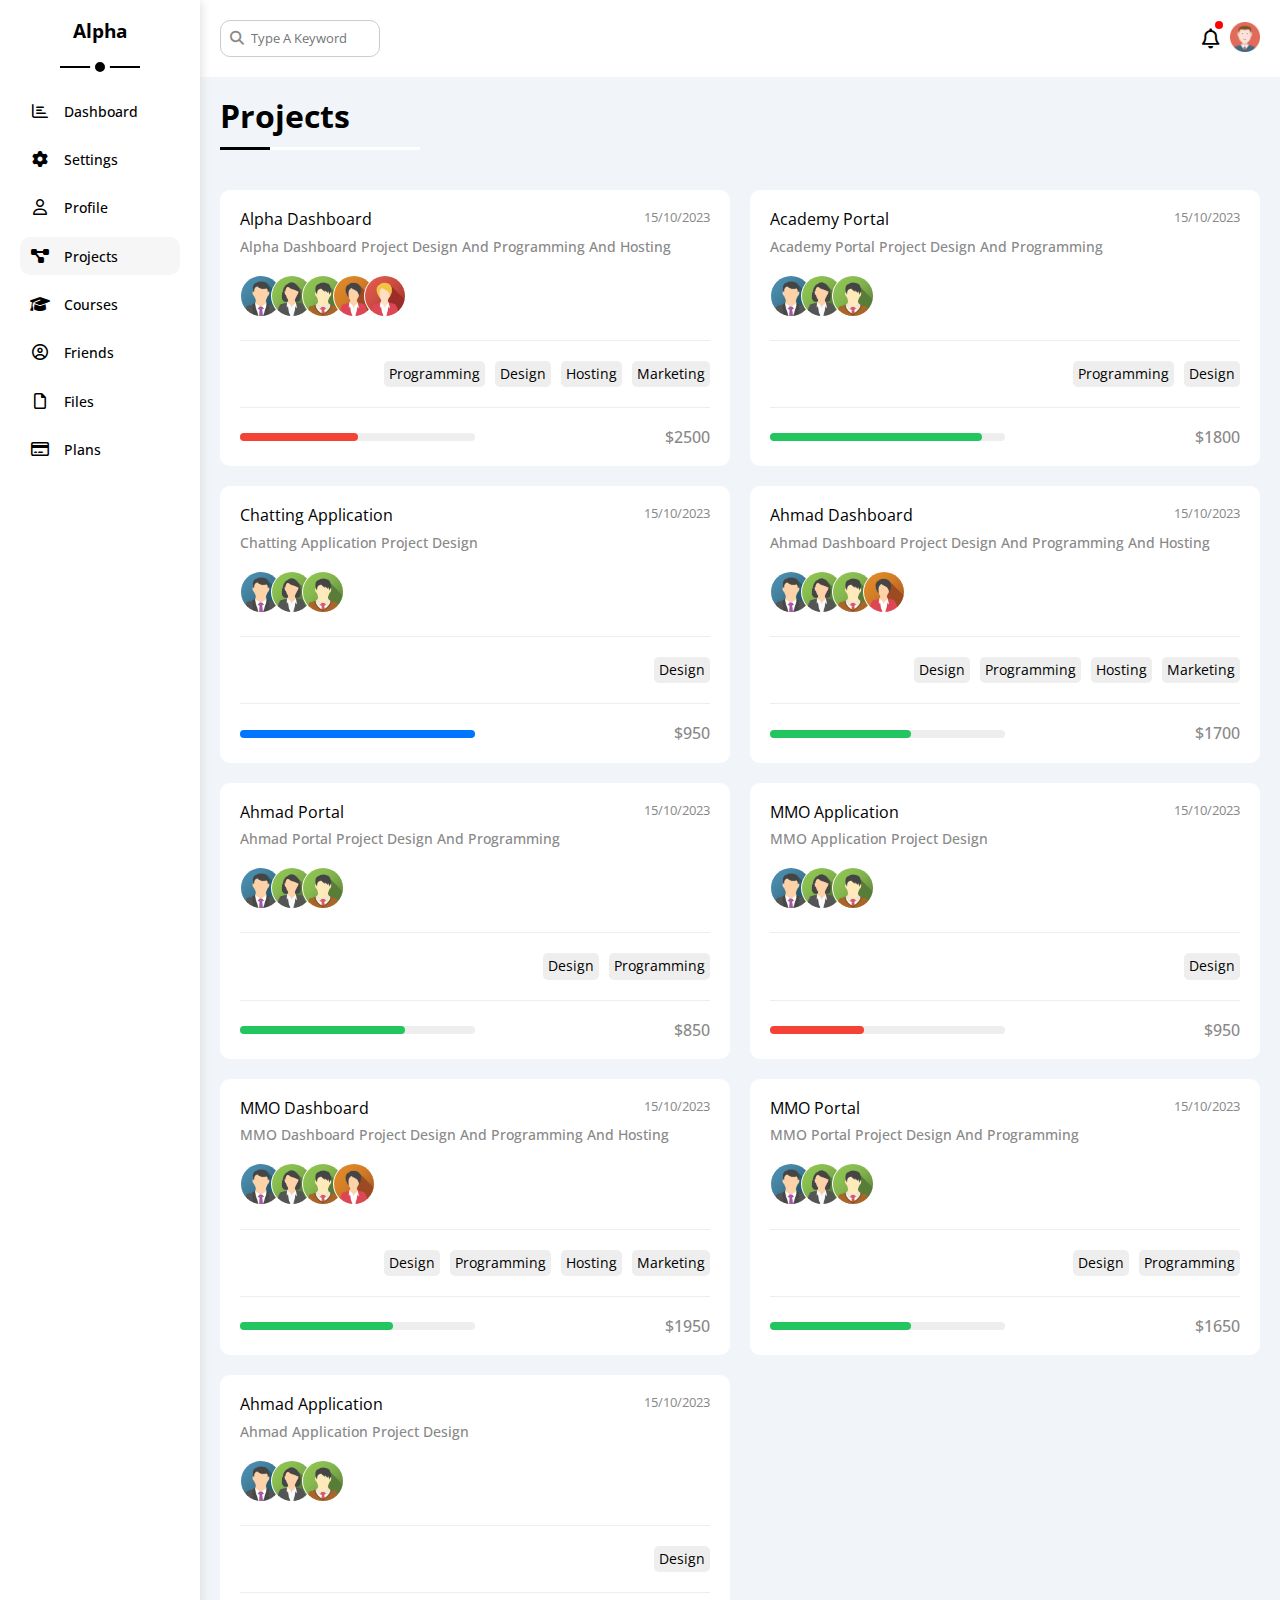
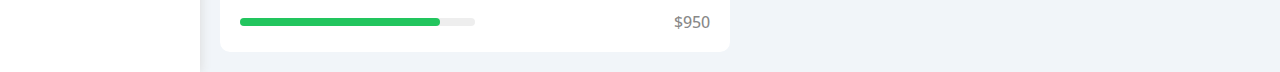
<file: projects.html>
<!DOCTYPE html>
<html lang="en">

<head>
    <meta charset="UTF-8">
    <meta name="viewport" content="width=device-width, initial-scale=1.0">
    <meta name="keywords" content="HTML, CSS">
    <meta name="author" content="Ahmad Al-Ateek">
    <meta name="description" content="Projects Page For Alpha Company">
    <!-- Font Awesome Library -->
    <link rel="stylesheet" href="css/all.min.css" />
    <!-- Normalize.CSS -->
    <link rel="stylesheet" href="css/normalize.css" />
    <!-- FrameWork -->
    <link rel="stylesheet" href="css/framework.css" />
    <!-- Style.CSS -->
    <link rel="stylesheet" href="css/style.css" />
    <!-- Google Fonts -->
    <link rel="preconnect" href="https://fonts.googleapis.com">
    <link rel="preconnect" href="https://fonts.gstatic.com" crossorigin>
    <link href="https://fonts.googleapis.com/css2?family=Open+Sans:wght@300;400;500;600;700;800&display=swap"
        rel="stylesheet">
    <title>Projects</title>
</head>

<body>
    <div class="page projects-page d-flex">
        <!-- Start Side Bar -->
        <div class="sidebar pd-20">
            <h3 class="t-center mb-50 p-relative">
                Alpha
            </h3>
            <div class="pages">
                <a class="mb-10 rad-10 d-block pd-10" href="index.html">
                    <i class="fa-regular fa-chart-bar fa-fw"></i>
                    <span class="fs-14 fw-5 ml-10">Dashboard</span>
                </a>
                <a class="rad-10 mb-10 d-block pd-10" href="settings.html">
                    <i class="fa-solid fa-gear fa-fw"></i>
                    <span class="fs-14 fw-5 ml-10">Settings</span>
                </a>
                <a class="rad-10 mb-10 d-block pd-10" href="profile.html">
                    <i class="fa-regular fa-user fa-fw"></i>
                    <span class="fs-14 fw-5 ml-10">Profile</span>
                </a>
                <a class="active rad-10 mb-10 d-block pd-10" href="projects.html">
                    <i class="fa-solid fa-diagram-project fa-fw"></i>
                    <span class="fs-14 fw-5 ml-10">Projects</span>
                </a>
                <a class="rad-10 mb-10 d-block pd-10" href="courses.html">
                    <i class="fa-solid fa-graduation-cap fa-fw"></i>
                    <span class="fs-14 fw-5 ml-10">Courses</span>
                </a>
                <a class="rad-10 mb-10 d-block pd-10" href="friends.html">
                    <i class="fa-regular fa-circle-user fa-fw"></i>
                    <span class="fs-14 fw-5 ml-10">Friends</span>
                </a>
                <a class="rad-10 mb-10 d-block pd-10" href="files.html">
                    <i class="fa-regular fa-file fa-fw"></i>
                    <span class="fs-14 fw-5 ml-10">Files</span>
                </a>
                <a class="rad-10 d-block pd-10" href="plans.html">
                    <i class="fa-regular fa-credit-card fa-fw"></i>
                    <span class="fs-14 fw-5 ml-10">Plans</span>
                </a>
            </div>
        </div>
        <!-- End Side Bar -->
        <!-- Start Content -->
        <div class="content">
            <!-- Start Header -->
            <div class="header d-flex justify-between align-center pd-20 bg-fff">
                <div class="search p-relative">
                    <input type="search" placeholder="Type A Keyword" class="pd-10 rad-10 reset-inp" />
                </div>
                <div class="notifications d-flex align-center">
                    <div class="notification-bell p-relative">
                        <i class="fa-regular fa-bell fa-lg"></i>
                    </div>
                    <div class="image ml-10">
                        <img src="imgs/avatar.png" alt="Photo" class="reset-img" />
                    </div>
                </div>
            </div>
            <!-- End Header -->
            <!-- The Content Of The DIV Content XD -->
            <h1 class="page-title">Projects</h1>
            <div class="wrapper d-grid d-gap-20 pd-20">
                <!-- Project 1 -->
                <div class="project pd-20 bg-fff rad-10 over-hide rad-10 p-relative">
                    <h4 class="fw-4">Alpha Dashboard</h4>
                    <p class="mt-10 fc-888 fs-14 mb-20 fw-5">Alpha Dashboard Project Design And Programming And Hosting
                    </p>
                    <div class="images pb-20 bb-eee">
                        <img src="imgs/team-01.png" alt="" class="reset-img rad-half">
                        <img src="imgs/team-02.png" alt="" class="reset-img rad-half">
                        <img src="imgs/team-03.png" alt="" class="reset-img rad-half">
                        <img src="imgs/team-04.png" alt="" class="reset-img rad-half">
                        <img src="imgs/team-05.png" alt="" class="reset-img rad-half">
                    </div>
                    <div class="tags d-flex justify-end d-gap-10 mt-20 pb-20 bb-eee">
                        <span class="bg-eee rad-5 pd-5 fs-14">Programming</span>
                        <span class="bg-eee rad-5 pd-5 fs-14">Design</span>
                        <span class="bg-eee rad-5 pd-5 fs-14">Hosting</span>
                        <span class="bg-eee rad-5 pd-5 fs-14">Marketing</span>
                    </div>
                    <div class="d-flex justify-between align-center mt-20">
                        <div class="progress-bar p-relative bg-eee rad-5">
                            <span class="bg-red rad-5"></span>
                        </div>
                        <span class="fc-888 fw-5">$2500</span>
                    </div>
                </div>
                <!-- Project 2 -->
                <div class="project pd-20 bg-fff rad-10 over-hide rad-10 p-relative">
                    <h4 class="fw-4">Academy Portal</h4>
                    <p class="mt-10 fc-888 fs-14 mb-20 fw-5">Academy Portal Project Design And Programming
                    </p>
                    <div class="images pb-20 bb-eee">
                        <img src="imgs/team-01.png" alt="" class="reset-img rad-half">
                        <img src="imgs/team-02.png" alt="" class="reset-img rad-half">
                        <img src="imgs/team-03.png" alt="" class="reset-img rad-half">
                    </div>
                    <div class="tags d-flex justify-end d-gap-10 mt-20 pb-20 bb-eee">
                        <span class="bg-eee rad-5 pd-5 fs-14">Programming</span>
                        <span class="bg-eee rad-5 pd-5 fs-14">Design</span>
                    </div>
                    <div class="d-flex justify-between align-center mt-20">
                        <div class="progress-bar p-relative bg-eee rad-5">
                            <span class="bg-green rad-5"></span>
                        </div>
                        <span class="fc-888 fw-5">$1800</span>
                    </div>
                </div>
                <!-- Project 3 -->
                <div class="project pd-20 bg-fff rad-10 over-hide rad-10 p-relative">
                    <h4 class="fw-4">Chatting Application</h4>
                    <p class="mt-10 fc-888 fs-14 mb-20 fw-5">Chatting Application Project Design
                    </p>
                    <div class="images pb-20 bb-eee">
                        <img src="imgs/team-01.png" alt="" class="reset-img rad-half">
                        <img src="imgs/team-02.png" alt="" class="reset-img rad-half">
                        <img src="imgs/team-03.png" alt="" class="reset-img rad-half">
                    </div>
                    <div class="tags d-flex justify-end d-gap-10 mt-20 pb-20 bb-eee">
                        <span class="bg-eee rad-5 pd-5 fs-14">Design</span>
                    </div>
                    <div class="d-flex justify-between align-center mt-20">
                        <div class="progress-bar p-relative bg-eee rad-5">
                            <span class="bg-blue rad-5"></span>
                        </div>
                        <span class="fc-888 fw-5">$950</span>
                    </div>
                </div>
                <!-- Project 4 -->
                <div class="project pd-20 bg-fff rad-10 over-hide rad-10 p-relative">
                    <h4 class="fw-4">Ahmad Dashboard</h4>
                    <p class="mt-10 fc-888 fs-14 mb-20 fw-5">Ahmad Dashboard Project Design And Programming And Hosting
                    </p>
                    <div class="images pb-20 bb-eee">
                        <img src="imgs/team-01.png" alt="" class="reset-img rad-half">
                        <img src="imgs/team-02.png" alt="" class="reset-img rad-half">
                        <img src="imgs/team-03.png" alt="" class="reset-img rad-half">
                        <img src="imgs/team-04.png" alt="" class="reset-img rad-half">
                    </div>
                    <div class="tags d-flex justify-end d-gap-10 mt-20 pb-20 bb-eee">
                        <span class="bg-eee rad-5 pd-5 fs-14">Design</span>
                        <span class="bg-eee rad-5 pd-5 fs-14">Programming</span>
                        <span class="bg-eee rad-5 pd-5 fs-14">Hosting</span>
                        <span class="bg-eee rad-5 pd-5 fs-14">Marketing</span>
                    </div>
                    <div class="d-flex justify-between align-center mt-20">
                        <div class="progress-bar p-relative bg-eee rad-5">
                            <span class="bg-green rad-5"></span>
                        </div>
                        <span class="fc-888 fw-5">$1700</span>
                    </div>
                </div>
                <!-- Project 5 -->
                <div class="project pd-20 bg-fff rad-10 over-hide rad-10 p-relative">
                    <h4 class="fw-4">Ahmad Portal</h4>
                    <p class="mt-10 fc-888 fs-14 mb-20 fw-5">Ahmad Portal Project Design And Programming
                    </p>
                    <div class="images pb-20 bb-eee">
                        <img src="imgs/team-01.png" alt="" class="reset-img rad-half">
                        <img src="imgs/team-02.png" alt="" class="reset-img rad-half">
                        <img src="imgs/team-03.png" alt="" class="reset-img rad-half">
                    </div>
                    <div class="tags d-flex justify-end d-gap-10 mt-20 pb-20 bb-eee">
                        <span class="bg-eee rad-5 pd-5 fs-14">Design</span>
                        <span class="bg-eee rad-5 pd-5 fs-14">Programming</span>
                    </div>
                    <div class="d-flex justify-between align-center mt-20">
                        <div class="progress-bar p-relative bg-eee rad-5">
                            <span class="bg-green rad-5"></span>
                        </div>
                        <span class="fc-888 fw-5">$850</span>
                    </div>
                </div>
                <!-- Project 6 -->
                <div class="project pd-20 bg-fff rad-10 over-hide rad-10 p-relative">
                    <h4 class="fw-4">MMO Application</h4>
                    <p class="mt-10 fc-888 fs-14 mb-20 fw-5">MMO Application Project Design
                    </p>
                    <div class="images pb-20 bb-eee">
                        <img src="imgs/team-01.png" alt="" class="reset-img rad-half">
                        <img src="imgs/team-02.png" alt="" class="reset-img rad-half">
                        <img src="imgs/team-03.png" alt="" class="reset-img rad-half">
                    </div>
                    <div class="tags d-flex justify-end d-gap-10 mt-20 pb-20 bb-eee">
                        <span class="bg-eee rad-5 pd-5 fs-14">Design</span>
                    </div>
                    <div class="d-flex justify-between align-center mt-20">
                        <div class="progress-bar p-relative bg-eee rad-5">
                            <span class="bg-red rad-5"></span>
                        </div>
                        <span class="fc-888 fw-5">$950</span>
                    </div>
                </div>
                <!-- Project 7 -->
                <div class="project pd-20 bg-fff rad-10 over-hide rad-10 p-relative">
                    <h4 class="fw-4">MMO Dashboard</h4>
                    <p class="mt-10 fc-888 fs-14 mb-20 fw-5">MMO Dashboard Project Design And Programming And Hosting
                    </p>
                    <div class="images pb-20 bb-eee">
                        <img src="imgs/team-01.png" alt="" class="reset-img rad-half">
                        <img src="imgs/team-02.png" alt="" class="reset-img rad-half">
                        <img src="imgs/team-03.png" alt="" class="reset-img rad-half">
                        <img src="imgs/team-04.png" alt="" class="reset-img rad-half">
                    </div>
                    <div class="tags d-flex justify-end d-gap-10 mt-20 pb-20 bb-eee">
                        <span class="bg-eee rad-5 pd-5 fs-14">Design</span>
                        <span class="bg-eee rad-5 pd-5 fs-14">Programming</span>
                        <span class="bg-eee rad-5 pd-5 fs-14">Hosting</span>
                        <span class="bg-eee rad-5 pd-5 fs-14">Marketing</span>
                    </div>
                    <div class="d-flex justify-between align-center mt-20">
                        <div class="progress-bar p-relative bg-eee rad-5">
                            <span class="bg-green rad-5"></span>
                        </div>
                        <span class="fc-888 fw-5">$1950</span>
                    </div>
                </div>
                <!-- Project 8 -->
                <div class="project pd-20 bg-fff rad-10 over-hide rad-10 p-relative">
                    <h4 class="fw-4">MMO Portal</h4>
                    <p class="mt-10 fc-888 fs-14 mb-20 fw-5">MMO Portal Project Design And Programming
                    </p>
                    <div class="images pb-20 bb-eee">
                        <img src="imgs/team-01.png" alt="" class="reset-img rad-half">
                        <img src="imgs/team-02.png" alt="" class="reset-img rad-half">
                        <img src="imgs/team-03.png" alt="" class="reset-img rad-half">
                    </div>
                    <div class="tags d-flex justify-end d-gap-10 mt-20 pb-20 bb-eee">
                        <span class="bg-eee rad-5 pd-5 fs-14">Design</span>
                        <span class="bg-eee rad-5 pd-5 fs-14">Programming</span>
                    </div>
                    <div class="d-flex justify-between align-center mt-20">
                        <div class="progress-bar p-relative bg-eee rad-5">
                            <span class="bg-green rad-5"></span>
                        </div>
                        <span class="fc-888 fw-5">$1650</span>
                    </div>
                </div>
                <!-- Project 9 -->
                <div class="project pd-20 bg-fff rad-10 over-hide rad-10 p-relative">
                    <h4 class="fw-4">Ahmad Application</h4>
                    <p class="mt-10 fc-888 fs-14 mb-20 fw-5">Ahmad Application Project Design
                    </p>
                    <div class="images pb-20 bb-eee">
                        <img src="imgs/team-01.png" alt="" class="reset-img rad-half">
                        <img src="imgs/team-02.png" alt="" class="reset-img rad-half">
                        <img src="imgs/team-03.png" alt="" class="reset-img rad-half">
                    </div>
                    <div class="tags d-flex justify-end d-gap-10 mt-20 pb-20 bb-eee">
                        <span class="bg-eee rad-5 pd-5 fs-14">Design</span>
                    </div>
                    <div class="d-flex justify-between align-center mt-20">
                        <div class="progress-bar p-relative bg-eee rad-5">
                            <span class="bg-green rad-5"></span>
                        </div>
                        <span class="fc-888 fw-5">$950</span>
                    </div>
                </div>
            </div>
            <!-- ********************************* -->
        </div>
        <!-- End Content -->
    </div>
</body>

</html>
</file>
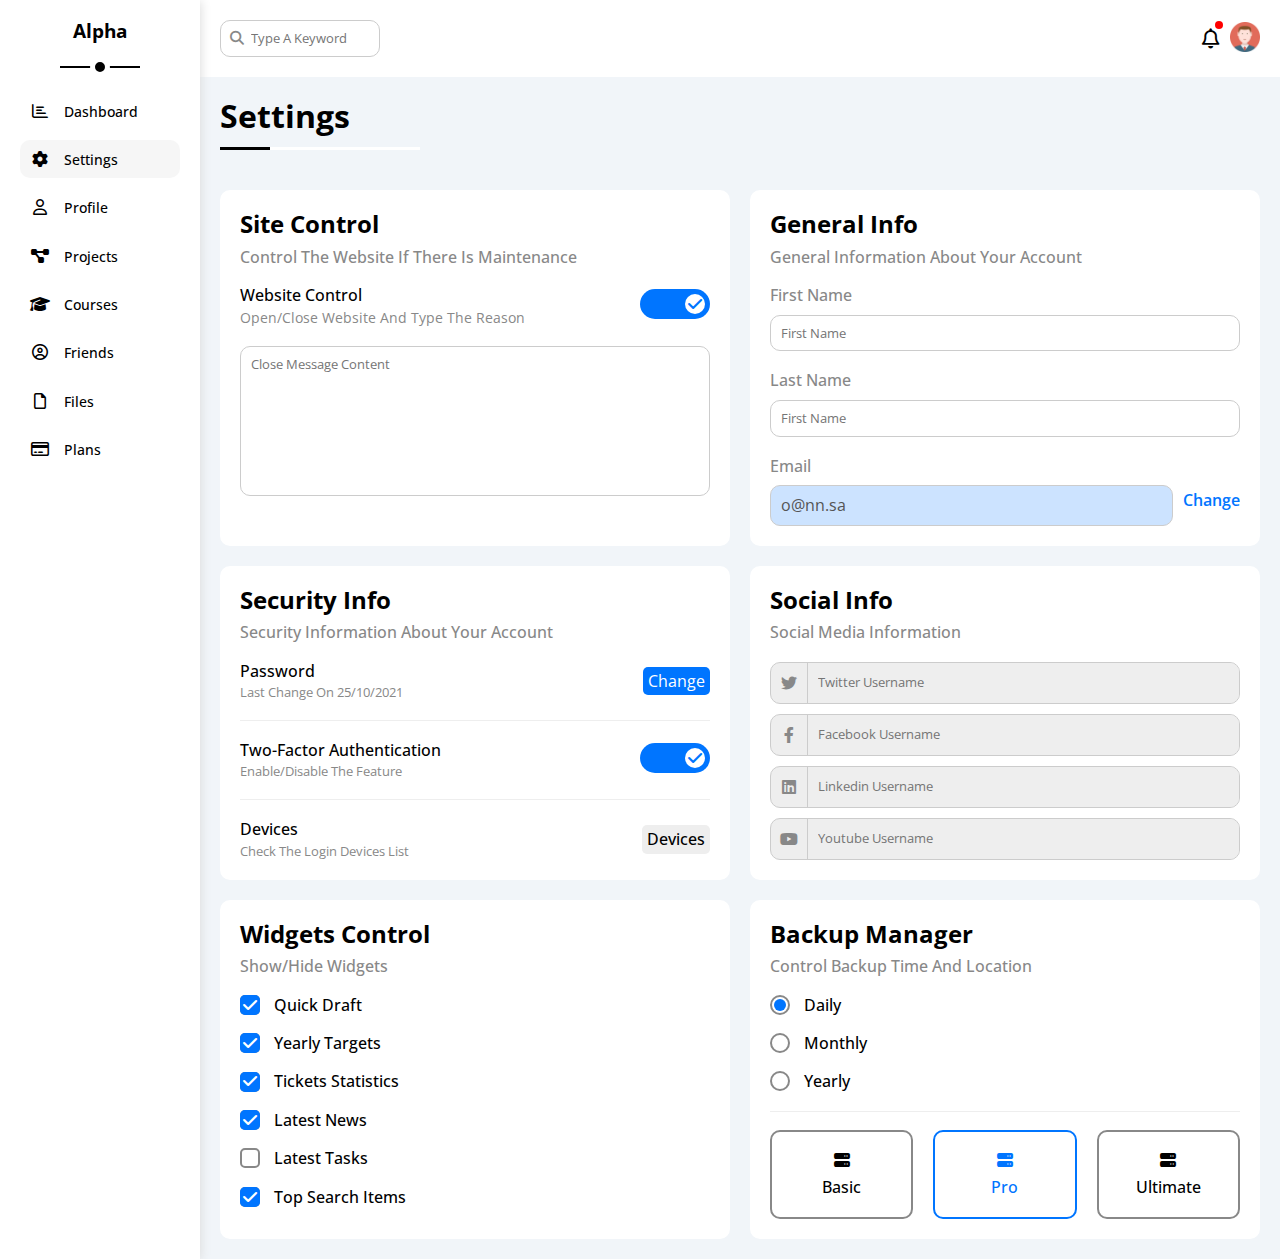
<file: settings.html>
<!DOCTYPE html>
<html lang="en">

<head>
    <meta charset="UTF-8">
    <meta name="viewport" content="width=device-width, initial-scale=1.0">
    <meta name="keywords" content="HTML, CSS">
    <meta name="author" content="Ahmad Al-Ateek">
    <meta name="description" content="Settings Page For Alpha Company">
    <!-- Font Awesome Library -->
    <link rel="stylesheet" href="css/all.min.css" />
    <!-- Normalize.CSS -->
    <link rel="stylesheet" href="css/normalize.css" />
    <!-- FrameWork -->
    <link rel="stylesheet" href="css/framework.css" />
    <!-- Style.CSS -->
    <link rel="stylesheet" href="css/style.css" />
    <!-- Google Fonts -->
    <link rel="preconnect" href="https://fonts.googleapis.com">
    <link rel="preconnect" href="https://fonts.gstatic.com" crossorigin>
    <link href="https://fonts.googleapis.com/css2?family=Open+Sans:wght@300;400;500;600;700;800&display=swap"
        rel="stylesheet">
    <title>Settings</title>
</head>

<body>
    <div class="page settings-page d-flex">
        <!-- Start Side Bar -->
        <div class="sidebar pd-20">
            <h3 class="t-center mb-50 p-relative">
                Alpha
            </h3>
            <div class="pages">
                <a class="mb-10 rad-10 d-block pd-10" href="index.html">
                    <i class="fa-regular fa-chart-bar fa-fw"></i>
                    <span class="fs-14 fw-5 ml-10">Dashboard</span>
                </a>
                <a class="active rad-10 mb-10 d-block pd-10" href="settings.html">
                    <i class="fa-solid fa-gear fa-fw"></i>
                    <span class="fs-14 fw-5 ml-10">Settings</span>
                </a>
                <a class="rad-10 mb-10 d-block pd-10" href="profile.html">
                    <i class="fa-regular fa-user fa-fw"></i>
                    <span class="fs-14 fw-5 ml-10">Profile</span>
                </a>
                <a class="rad-10 mb-10 d-block pd-10" href="projects.html">
                    <i class="fa-solid fa-diagram-project fa-fw"></i>
                    <span class="fs-14 fw-5 ml-10">Projects</span>
                </a>
                <a class="rad-10 mb-10 d-block pd-10" href="courses.html">
                    <i class="fa-solid fa-graduation-cap fa-fw"></i>
                    <span class="fs-14 fw-5 ml-10">Courses</span>
                </a>
                <a class="rad-10 mb-10 d-block pd-10" href="friends.html">
                    <i class="fa-regular fa-circle-user fa-fw"></i>
                    <span class="fs-14 fw-5 ml-10">Friends</span>
                </a>
                <a class="rad-10 mb-10 d-block pd-10" href="files.html">
                    <i class="fa-regular fa-file fa-fw"></i>
                    <span class="fs-14 fw-5 ml-10">Files</span>
                </a>
                <a class="rad-10 d-block pd-10" href="plans.html">
                    <i class="fa-regular fa-credit-card fa-fw"></i>
                    <span class="fs-14 fw-5 ml-10">Plans</span>
                </a>
            </div>
        </div>
        <!-- End Side Bar -->
        <!-- Start Content -->
        <div class="content">
            <!-- Start Header -->
            <div class="header d-flex justify-between align-center pd-20 bg-fff">
                <div class="search p-relative">
                    <input type="search" placeholder="Type A Keyword" class="pd-10 rad-10 reset-inp" />
                </div>
                <div class="notifications d-flex align-center">
                    <div class="notification-bell p-relative">
                        <i class="fa-regular fa-bell fa-lg"></i>
                    </div>
                    <div class="image ml-10">
                        <img src="imgs/avatar.png" alt="Photo" class="reset-img" />
                    </div>
                </div>
            </div>
            <!-- End Header -->
            <!-- The Content Of The DIV Content XD -->
            <h1 class="page-title">Settings</h1>
            <div class="wrapper pd-20 d-grid d-gap-20">
                <!-- Start Site Control -->
                <div class="site-control pd-20 rad-10 over-hide bg-fff">
                    <h2 class="mb-10">Site Control</h2>
                    <p class="fw-5 fc-888 mb-20">Control The Website If There Is Maintenance</p>
                    <div class="d-flex justify-between align-center">
                        <div>
                            <p class="fw-5 mb-5">Website Control</p>
                            <p class="fs-14 fc-888">Open/Close Website And Type The Reason</p>
                        </div>
                        <label class="p-relative">
                            <input type="checkbox" class="toggle-checkbox" checked>
                            <div class="toggle-switch"></div>
                        </label>
                    </div>
                    <textarea placeholder="Close Message Content" class="mt-20 rad-10 pd-10 fs-13"></textarea>
                </div>
                <!-- End Site Control -->
                <!-- Start General Info -->
                <div class="general-info pd-20 rad-10 over-hide bg-fff">
                    <h2 class="mb-10">General Info</h2>
                    <p class="fw-5 fc-888 mb-20">General Information About Your Account</p>
                    <form>
                        <label for="f-name" class="d-block fw-5 fc-888">
                            First Name<br>
                            <input type="text" placeholder="First Name" id="f-name"
                                class="mt-10 fs-13 pd-10 rad-10 w-full">
                        </label>
                        <label for="l-name" class="d-block mt-20 mb-20 fw-5 fc-888">
                            Last Name <br>
                            <input type="text" placeholder="First Name" id="l-name"
                                class="mt-10 fs-13 pd-10 rad-10 w-full">
                        </label>
                        <label class="fw-5 fc-888">Email</label>
                        <div class="d-flex align-center">
                            <input type="email" value="o@nn.sa" disabled class="pd-10 mt-10 rad-10 w-full">
                            <input type="submit" value="Change" class="reset-button fw-6 fc-blue ml-10">
                        </div>
                    </form>
                </div>
                <!-- End General Info -->
                <!-- Start Sec Info -->
                <div class="sec-info pd-20 rad-10 over-hide bg-fff">
                    <h2>Security Info</h2>
                    <p class="mb-20 mt-10 fw-5 fc-888">Security Information About Your Account</p>
                    <ul>
                        <li class="d-flex justify-between align-center pb-20 bb-eee mb-20">
                            <div>
                                <p class="mb-5 fw-5">Password</p>
                                <p class="fc-888 fs-13">Last Change On 25/10/2021</p>
                            </div>
                            <span class="button pd-5 fc-fff rad-5 bg-blue">Change</span>
                        </li>
                        <li class="d-flex justify-between align-center pb-20 bb-eee mb-20">
                            <div>
                                <p class="mb-5 fw-5">Two-Factor Authentication</p>
                                <p class="fc-888 fs-13">Enable/Disable The Feature</p>
                            </div>
                            <label class="p-relative">
                                <input type="checkbox" class="toggle-checkbox" checked>
                                <div class="toggle-switch"></div>
                            </label>
                        </li>
                        <li class="d-flex justify-between align-center">
                            <div>
                                <p class="mb-5 fw-5">Devices</p>
                                <p class="fc-888 fs-13">Check The Login Devices List</p>
                            </div>
                            <span class="button bg-eee fw-5 pd-5 rad-5">Devices</span>
                        </li>
                    </ul>
                </div>
                <!-- End Sec Info -->
                <!-- Start Social Info -->
                <div class="social-info pd-20 rad-10 bg-fff over-hide">
                    <h2>Social Info</h2>
                    <p class="fw-5 fc-888 mb-20 mt-10">Social Media Information</p>
                    <ul>
                        <li class="d-flex mb-10 flex-reverse rad-10 over-hide">
                            <input type="text" placeholder="Twitter Username"
                                class="pd-10 reset-inp fs-13 w-full bg-eee">
                            <i class="fa-brands fa-twitter fc-888"></i>
                        </li>
                        <li class="d-flex mb-10 flex-reverse rad-10 over-hide">
                            <input type="text" placeholder="Facebook Username"
                                class="pd-10 reset-inp fs-13 w-full bg-eee">
                            <i class="fa-brands fa-facebook-f fc-888"></i>
                        </li>
                        <li class="d-flex mb-10 flex-reverse rad-10 over-hide">
                            <input type="text" placeholder="Linkedin Username"
                                class="pd-10 reset-inp fs-13 w-full bg-eee">
                            <i class="fa-brands fa-linkedin fc-888"></i>
                        </li>
                        <li class="d-flex flex-reverse rad-10 over-hide">
                            <input type="text" placeholder="Youtube Username"
                                class="pd-10 reset-inp fs-13 w-full bg-eee">
                            <i class="fa-brands fa-youtube fc-888"></i>
                        </li>
                    </ul>
                </div>
                <!-- End Social Info -->
                <!-- Start Widgets Control -->
                <div class="widgets-control pd-20 over-hide rad-10 bg-fff">
                    <h2 class="mb-10">Widgets Control</h2>
                    <p class="fw-5 mb-20 fc-888">Show/Hide Widgets</p>
                    <ul>
                        <li class="fw-5 p-relative mb-20">
                            <label>
                                <input type="checkbox" checked>
                                Quick Draft
                            </label>
                        </li>
                        <li class="fw-5 p-relative mb-20">
                            <label>
                                <input type="checkbox" checked>
                                Yearly Targets
                            </label>
                        </li>
                        <li class="fw-5 p-relative mb-20">
                            <label>
                                <input type="checkbox" checked>
                                Tickets Statistics
                            </label>
                        </li>
                        <li class="fw-5 p-relative mb-20">
                            <label>
                                <input type="checkbox" checked>
                                Latest News
                            </label>
                        </li>
                        <li class="fw-5 p-relative mb-20">
                            <label>
                                <input type="checkbox">
                                Latest Tasks
                            </label>
                        </li>
                        <li class="fw-5 p-relative">
                            <label>
                                <input type="checkbox" checked>
                                Top Search Items
                            </label>
                        </li>
                    </ul>
                </div>
                <!-- End Widgets Control -->
                <!-- Start Backup Manager -->
                <div class="backup-manager pd-20 rad-10 bg-fff over-hide">
                    <h2>Backup Manager</h2>
                    <p class="mb-20 mt-10 fc-888 fw-5">Control Backup Time And Location</p>
                    <ul class="time bb-eee">
                        <li class="mb-20 fw-5">
                            <label for="daily" class="p-relative">
                                <input type="radio" id="daily" name="time" checked>
                                Daily
                            </label>
                        </li>
                        <li class="mb-20 fw-5">
                            <label for="monthly" class="p-relative">
                                <input type="radio" id="monthly" name="time">
                                Monthly
                            </label>
                        </li>
                        <li class="fw-5 mb-20">
                            <label for="yearly" class="p-relative">
                                <input type="radio" id="yearly" name="time">
                                Yearly
                            </label>
                        </li>
                    </ul>
                    <ul class="d-flex d-gap-20 size">
                        <li class="p-relative">
                            <label for="basic">
                                <input type="radio" id="basic" name="size">
                                <div>
                                    <i class="fa-solid fa-server d-block mb-10"></i>
                                    <span class="fw-5">Basic</span>
                                </div>
                            </label>
                        </li>
                        <li class="p-relative">
                            <label for="pro">
                                <input type="radio" id="pro" name="size" checked>
                                <div>
                                    <i class="fa-solid fa-server d-block mb-10"></i>
                                    <span class="fw-5">Pro</span>
                                </div>
                            </label>
                        </li>
                        <li class="p-relative">
                            <label for="ultimate">
                                <input type="radio" id="ultimate" name="size">
                                <div>
                                    <i class="fa-solid fa-server d-block mb-10"></i>
                                    <span class="fw-5">Ultimate</span>
                                </div>
                            </label>
                        </li>
                    </ul>
                </div>
                <!-- End Backup Manager -->
            </div>
            <!-- ********************************* -->
        </div>
        <!-- End Content -->
    </div>
</body>

</html>
</file>
<file: css/framework.css>
:root {
    --blue-color: #0075ff;
    --blue-alt-color: #0d69d5;
    --orange-color: #f59e0b;
    --green-color: #22c55e;
    --red-color: #f44336;
    --grey-color: #888;
}

.over-hide {
    overflow: hidden;
}

.w-full {
    width: 100%;
}

.d-block {
    display: block;
}

/* Start Grid Box */
.d-grid {
    display: grid;
    grid-template-columns: repeat(auto-fill, minmax(450px, 1fr));
}

.d-gap-20 {
    gap: 20px;
}

.d-gap-10 {
    gap: 10px;
}

/* End Grid Box */

/* Start Flex Box */
.d-flex {
    display: flex;
}

.flex-reverse {
    flex-direction: row-reverse;
}

.justify-between {
    justify-content: space-between;
}

.justify-evenly {
    justify-content: space-evenly;
}

.justify-center {
    justify-content: center;
}

.justify-end {
    justify-content: flex-end;
}

.justify-start {
    justify-content: flex-start;
}

.align-start {
    align-items: flex-start;
}

.align-center {
    align-items: center;
}

.align-end {
    align-items: flex-end;
}

.flex-column {
    flex-direction: column;
}

.grow {
    flex-grow: 1;
}

/* End Flex Box */

.p-relative {
    position: relative;
}

.pl-30 {
    padding-left: 30px;
}

.pl-20 {
    padding-left: 20px;
}

.pd-20 {
    padding: 20px;
}

.pd-10 {
    padding: 10px;
}

.pd-5 {
    padding: 5px;
}

.pb-20 {
    padding-bottom: 20px;
}

.pb-10 {
    padding-bottom: 10px;
}

.pt-20 {
    padding-top: 20px;
}

.pb-10 {
    padding-bottom: 10px;
}

.mb-50 {
    margin-bottom: 50px;
}

.mb-30 {
    margin-bottom: 30px;
}

.mb-20 {
    margin-bottom: 20px;
}

.mb-10 {
    margin-bottom: 10px;
}

.mb-5 {
    margin-bottom: 5px;
}

.mt-20 {
    margin-top: 20px;
}

.mt-10 {
    margin-top: 10px;
}

.mt-5 {
    margin-top: 5px;
}

.ml-40 {
    margin-left: 40px;
}

.ml-10 {
    margin-left: 10px;
}

.mg-20 {
    margin: 20px;
}

/* Start Font Styling */
.fs-14 {
    font-size: 14px;
}

.fs-13 {
    font-size: 13px;
}

.fs-12 {
    font-size: 12px;
}

.fs-24 {
    font-size: 24px;
}

.fw-4 {
    font-weight: 400;
}

.fw-5 {
    font-weight: 500;
}

.fw-6 {
    font-weight: 600;
}

.fw-7 {
    font-weight: 700;
}

.fw-8 {
    font-weight: 800;
}

.fc-888 {
    color: #888;
}

.fc-fff {
    color: #fff;
}

.fc-blue {
    color: var(--blue-color, #0075ff);
}

.fc-red {
    color: var(--red-color, #f44336);
}

.fc-orange {
    color: var(--orange-color, #f59e0b);
}

.fc-green {
    color: var(--green-color, #22c55e);
}

/* End Font Styling */
/* Start Background Colors */
.bg-fff {
    background-color: #fff;
}

.bg-eee {
    background-color: #eee;
}

.bg-blue {
    background-color: var(--blue-color, #0075ff);
}

.bg-orange {
    background-color: var(--orange-color, #f59e0b);
}

.bg-green {
    background-color: var(--green-color, #22c55e);
}

.bg-red {
    background-color: var(--red-color, #f44336);
}

.bg-ccc {
    background-color: #ccc;
}

.bg-888 {
    background-color: #888;
}

/* End Background Colors */
/* Start Borders Styling */
.rad-half {
    border-radius: 50%;
    -webkit-border-radius: 50%;
    -moz-border-radius: 50%;
    -ms-border-radius: 50%;
    -o-border-radius: 50%;
}

.rad-10 {
    border-radius: 10px;
    -webkit-border-radius: 10px;
    -moz-border-radius: 10px;
    -ms-border-radius: 10px;
    -o-border-radius: 10px;
}

.rad-5 {
    border-radius: 5px;
    -webkit-border-radius: 5px;
    -moz-border-radius: 5px;
    -ms-border-radius: 5px;
    -o-border-radius: 5px;
}

.bb-eee {
    border-bottom: 1px solid #eee;
}

.bt-eee {
    border-top: 1px solid #eee
}

.bl {
    border-left: 2px solid transparent;
}

.bc-blue {
    border-color: var(--blue-color, #0075ff);
}

.bc-orange {
    border-color: var(--orange-color, #f59e0b);
}

.bc-green {
    border-color: var(--green-color, #22c55e);
}

.bc-red {
    border-color: var(--red-color, #f44336);
}

/* End Borders Styling */

.t-center {
    text-align: center;
}

.active {
    background-color: #f6f6f6;
}

/* Start Reset Settings */
.reset-inp {
    border: none;
    outline: none;
}

.reset-img {
    width: 100%;
}

.reset-button {
    border: none;
    outline: none;
    cursor: pointer;
}

/* End Reset Settings */
/* Start Switch */
.toggle-checkbox {
    cursor: pointer;
    width: 70px;
    height: 30px;
    background-color: #ccc;
    -webkit-appearance: none;
    appearance: none;
    border-radius: 30px;
    -webkit-border-radius: 30px;
    -moz-border-radius: 30px;
    -ms-border-radius: 30px;
    -o-border-radius: 30px;
    transition: 0.3s;
    -webkit-transition: 0.3s;
    -moz-transition: 0.3s;
    -ms-transition: 0.3s;
    -o-transition: 0.3s;
}

.toggle-switch::before {
    cursor: pointer;
    font-family: "Font Awesome 6 Free";
    content: "\f00d";
    font-weight: 900;
    color: #ccc;
    position: absolute;
    top: 5px;
    left: 5px;
    font-size: 16px;
    background-color: #fff;
    width: 20px;
    height: 20px;
    display: grid;
    place-content: center;
    border-radius: 50%;
    -webkit-border-radius: 50%;
    -moz-border-radius: 50%;
    -ms-border-radius: 50%;
    -o-border-radius: 50%;
    transition: 0.3s;
    -webkit-transition: 0.3s;
    -moz-transition: 0.3s;
    -ms-transition: 0.3s;
    -o-transition: 0.3s;
}

.toggle-checkbox:checked {
    background-color: var(--blue-color, #0075ff);
}

.toggle-checkbox:checked+.toggle-switch::before {
    left: 45px;
    color: var(--blue-color, #0075ff);
    content: "\f00c";
}

/* End Switch */
.button {
    cursor: pointer;
}
</file>
<file: css/style.css>
/* Start Variables */
:root {
  --grey-color: #888;
  --main-transition: 0.3s;
  --fa-style-family-classic: "Font Awesome 6 Free";
  --section-background: #f1f5f9;
  --blue-color: #0075ff;
  --orange-color: #f59e0b;
  --green-color: #22c55e;
  --red-color: #f44336;
  --grey-color: #888;
}

/* End Variables */
/* Start Components */
.page-title {
  margin-left: 20px;
  padding-bottom: 15px;
  margin-bottom: 20px;
  width: fit-content;
  position: relative;
}

.page-title::before {
  content: "";
  position: absolute;
  bottom: 0px;
  left: 0px;
  width: 200px;
  height: 3px;
  background-color: #fff;
}

.page-title::after {
  content: "";
  position: absolute;
  bottom: 0px;
  left: 0px;
  width: 50px;
  height: 3px;
  background-color: #000;
}

::-webkit-scrollbar {
  width: 15px;
}

::-webkit-scrollbar-track {
  background: #f1f5f9;
}

::-webkit-scrollbar-thumb {
  background: #0075ff;
}

::-webkit-scrollbar-thumb:hover {
  background: #0d69d5;
}

/* End Components */
/* Start Global Rules */
* {
  -webkit-box-sizing: border-box;
  -moz-box-sizing: border-box;
  box-sizing: border-box;
  padding: 0px;
  margin: 0px;
}

html {
  scroll-behavior: smooth;
}

body {
  font-family: "Open Sans", sans-serif;
}

ul {
  list-style: none;
}

a {
  text-decoration: none;
  color: #000;
}

.page {
  min-height: 100vh;
  background-color: #f1f5f9;
}

.page .content {
  flex-grow: 1;
}

@media(max-width: 767px) {
  .dashboard-page .wrapper {
    grid-template-columns: minmax(200px, 1fr);
  }

  .projects-page .wrapper {
    grid-template-columns: minmax(200px, 1fr);
  }

  .settings-page .wrapper {
    grid-template-columns: minmax(100px, 1fr);
  }
}

/* End Global Rules */
/* Start SideBar */
.sidebar {
  width: 200px;
  box-shadow: 1px 1px 10px #ddd;
  background-color: #fff;
  z-index: 9999;
}

.sidebar .pages a {
  cursor: pointer;
  transition: var(--main-transition, 0.3s);
  -webkit-transition: var(--main-transition, 0.3s);
  -moz-transition: var(--main-transition, 0.3s);
  -ms-transition: var(--main-transition, 0.3s);
  -o-transition: var(--main-transition, 0.3s);
}

.sidebar .pages a:hover {
  background-color: #f6f6f6;
}

.sidebar h3::before {
  content: "";
  position: absolute;
  width: 50%;
  height: 2px;
  background-color: #000;
  bottom: -26.5px;
  left: 50%;
  transform: translateX(-50%);
  -webkit-transform: translateX(-50%);
  -moz-transform: translateX(-50%);
  -ms-transform: translateX(-50%);
  -o-transform: translateX(-50%);
}

.sidebar h3::after {
  content: "";
  position: absolute;
  bottom: -35px;
  left: 50%;
  width: 10px;
  height: 10px;
  background-color: #000;
  border: 5px solid #fff;
  border-radius: 50%;
  -webkit-border-radius: 50%;
  -moz-border-radius: 50%;
  -ms-border-radius: 50%;
  -o-border-radius: 50%;
  transform: translateX(-50%);
  -webkit-transform: translateX(-50%);
  -moz-transform: translateX(-50%);
  -ms-transform: translateX(-50%);
  -o-transform: translateX(-50%);
}

@media (max-width: 767px) {
  .sidebar {
    width: 58px;
    padding: 10px;
  }

  .sidebar h3 {
    font-size: 12px;
    margin-bottom: 15px;
  }

  .sidebar h3::before,
  .sidebar h3::after {
    display: none;
  }

  .sidebar .pages a {
    font-size: 14px;
  }

  .sidebar .pages a span {
    display: none;
  }
}

/* End SideBar */
/* Start Header */
.header .search::before {
  font-family: var(--fa-style-family-classic);
  content: "\f002";
  font-weight: 900;
  position: absolute;
  left: 10px;
  top: 50%;
  transform: translateY(-50%);
  font-size: 14px;
  color: var(--grey-color);
}

.header .search input {
  padding-left: 30px;
  font-size: 13px;
  border: 1px solid #ccc;
  width: 160px;
  transition: var(--main-transition, 0.3s);
  -webkit-transition: var(--main-transition, 0.3s);
  -moz-transition: var(--main-transition, 0.3s);
  -ms-transition: var(--main-transition, 0.3s);
  -o-transition: var(--main-transition, 0.3s);
}

.header .search input:focus {
  width: 200px;
}

.header .search input:focus::placeholder {
  color: #fff;
}

.header .notifications .image {
  width: 30px;
}

.header .notifications .notification-bell::before {
  content: "";
  position: absolute;
  top: -8px;
  right: -3px;
  width: 8px;
  height: 8px;
  background-color: #f00;
  border-radius: 50%;
  -webkit-border-radius: 50%;
  -moz-border-radius: 50%;
  -ms-border-radius: 50%;
  -o-border-radius: 50%;
}

/* End Header */
/* Start Welcome */
.welcome>div:first-child .image {
  width: 200px;
}

.welcome>.image img {
  width: 64px;
  height: 64px;
  margin-left: 20px;
  margin-top: -32px;
  padding: 3px;
  background-color: transparent;
  border: 1px solid #fff;
  border-radius: 50%;
  -webkit-border-radius: 50%;
  -moz-border-radius: 50%;
  -ms-border-radius: 50%;
  -o-border-radius: 50%;
}

@media (max-width: 767px) {
  .welcome>div:first-child {
    padding-bottom: 40px;
  }

  .welcome>div:first-child .image {
    display: none;
  }

  .welcome>.image {
    display: flex;
    justify-content: center;
  }

  .welcome>.image+div {
    flex-direction: column;
    gap: 20px;
  }
}

/* End Welcome */
/* Start Quick Draft */
.quick-draft textarea {
  min-height: 180px;
  resize: none;
}

.quick-draft form div {
  display: flex;
  justify-content: flex-end;
}

/* End Quick Draft */
/* Start Yearly Targets */
.yearly-targets .target .icon {
  width: 80px;
  height: 80px;
  display: flex;
  justify-content: center;
  align-items: center;
}

.yearly-targets .targets .money .icon {
  background-color: rgba(0, 117, 255, 25%);
}

.yearly-targets .targets .projects .icon {
  background-color: rgba(245, 158, 11, 25%);
}

.yearly-targets .targets .team .icon {
  background-color: rgba(34, 197, 94, 25%);
}

.yearly-targets .targets>.target .progress-bar {
  height: 5px;
}

.yearly-targets .targets>.target .progress-bar::before {
  content: "";
  position: absolute;
  left: 0px;
  top: 0px;
  height: 100%;
}

.yearly-targets .targets>.target .progress-bar::after {
  content: "";
  position: absolute;
  top: -7px;
  width: 0px;
  height: 0px;
  border-width: 5px;
  border-style: solid;
  border-color: #000 transparent transparent;
}

.yearly-targets .targets>.target .progress-bar span {
  position: absolute;
  bottom: calc(100% + 8px);
  color: #fff;
  transform: translateX(-50%);
  -webkit-transform: translateX(-50%);
  -moz-transform: translateX(-50%);
  -ms-transform: translateX(-50%);
  -o-transform: translateX(-50%);
}

.yearly-targets .targets>.money .progress-bar {
  background-color: rgba(0, 117, 255, 25%);
}

.yearly-targets .targets>.money .progress-bar::before {
  width: 80%;
  background-color: var(--blue-color, #0075ff);
}

.yearly-targets .targets>.money .progress-bar::after {
  left: calc(80% - 5px);
  border-color: var(--blue-color, #0075ff) transparent transparent;
}

.yearly-targets .targets>.money .progress-bar span {
  left: 80%;
}

.yearly-targets .targets>.projects .progress-bar {
  background-color: rgba(245, 158, 11, 25%);
}

.yearly-targets .targets>.projects .progress-bar::before {
  width: 55%;
  background-color: var(--orange-color, #f59e0b);
}

.yearly-targets .targets>.projects .progress-bar::after {
  left: calc(55% - 5px);
  border-color: var(--orange-color, #f59e0b) transparent transparent;
}

.yearly-targets .targets>.projects .progress-bar span {
  left: 55%;
}

.yearly-targets .targets>.team .progress-bar {
  background-color: rgba(34, 197, 94, 25%);
}

.yearly-targets .targets>.team .progress-bar::before {
  width: 75%;
  background-color: var(--green-color, #22c55e);
}

.yearly-targets .targets>.team .progress-bar::after {
  left: calc(75% - 5px);
  border-color: var(--green-color, #22c55e) transparent transparent;
}

.yearly-targets .targets>.team .progress-bar span {
  left: 75%;
}

/* End Yearly Targets */
/* Start Tickets Statistics */
.tickets-stats>div {
  flex-wrap: wrap;
  gap: 20px;
}

.tickets-stats>div .box {
  width: calc(50% - 20px);
  border: 1px solid #ccc;
}

@media (max-width: 767px) {
  .tickets-stats>div {
    flex-direction: column;
    justify-content: center;
    align-items: center;
  }

  .tickets-stats>div .box {
    width: 100%;
  }
}

/* End Tickets Statistics */
/* Start Latest News */
.latest-news ul .image img {
  width: 100px;
  border-radius: 10px;
  -webkit-border-radius: 10px;
  -moz-border-radius: 10px;
  -ms-border-radius: 10px;
  -o-border-radius: 10px;
}

@media (max-width: 767px) {
  .latest-news ul li {
    flex-direction: column;
    justify-content: center;
    align-items: center;
  }

  .latest-news ul li .info {
    flex-direction: column;
    text-align: center;
  }

  .latest-news ul li .info .text {
    margin-bottom: 10px;
  }
}

/* End Latest News */
/* Start Latest Tasks */
.latest-tasks ul .bin i {
  cursor: pointer;
  transition: var(--main-transition, 0.3s);
  -webkit-transition: var(--main-transition, 0.3s);
  -moz-transition: var(--main-transition, 0.3s);
  -ms-transition: var(--main-transition, 0.3s);
  -o-transition: var(--main-transition, 0.3s);
}

.latest-tasks ul .bin i:hover {
  color: var(--red-color, #f44336);
}

.latest-tasks ul li:nth-child(4) {
  text-decoration: line-through;
  opacity: 0.5;
}

/* End Latest Tasks */
/* Start Top Searches */
.top-search ul li span {
  padding: 5px 10px;
}

/* End Top Searches */
/* Start Latest Uploads */
.latest-uploads ul .image img {
  width: 40px;
  height: 40px;
}

.latest-uploads ul li .info span {
  padding: 5px 10px;
}

/* End Latest Uploads */
/* Start Last Project Progress */
.last-project-progress ul li::before {
  content: "";
  content: "";
  position: absolute;
  width: 23px;
  height: 23px;
  border-radius: 50%;
  left: -35px;
  top: calc(50% - 12.5px);
  border: 2px solid var(--blue-color, #0075ff);
  background-color: #fff;
}

.last-project-progress ul li:not(:last-child)::after {
  content: "";
  position: absolute;
  width: 20px;
  height: 20px;
  border-radius: 50%;
  background-color: var(--blue-color, #0075ff);
  top: calc(50% - 9.5px);
  left: -32px;
}

.last-project-progress ul::before {
  content: "";
  position: absolute;
  height: calc(100% - 10px);
  width: 2px;
  background-color: var(--blue-color, #0075ff);
  top: 50%;
  left: 17px;
  transform: translateY(-50%);
}

.last-project-progress ul li:nth-child(4)::after {
  animation: in-progress 0.7s linear alternate infinite;
  -webkit-animation: in-progress 0.7s linear alternate infinite;
}

.last-project-progress img {
  position: absolute;
  width: 160px;
  right: 0px;
  bottom: 0px;
  opacity: 0.1;
}

@media (max-width: 767px) {
  .last-project-progress img {
    display: none;
  }
}

/* End Last Project Progress */
/* Start Reminders */
.reminders ul span {
  position: absolute;
  width: 15px;
  height: 15px;
  top: 50%;
  left: 0px;
  transform: translateY(-50%);
  -webkit-transform: translateY(-50%);
  -moz-transform: translateY(-50%);
  -ms-transform: translateY(-50%);
  -o-transform: translateY(-50%);
}

/* End Reminders */
/* Start Latest Post */
.latest-post .user .image img {
  width: 48px;
  height: 48px;
}

.latest-post .post p {
  line-height: 1.8;
}

/* End Latest Post */
/* Start Social Media Stats */
.social-stats .twitter {
  background-color: rgba(29, 161, 242, 25%);
}

.social-stats ul li {
  padding-right: 10px;
  gap: 20px;
}

.social-stats ul li i {
  height: 60px;
  width: 50px;
  display: flex;
  justify-content: center;
  align-items: center;
  transition: var(--main-transition, 0.3s);
  -webkit-transition: var(--main-transition, 0.3s);
  -moz-transition: var(--main-transition, 0.3s);
  -ms-transition: var(--main-transition, 0.3s);
  -o-transition: var(--main-transition, 0.3s);
}

.social-stats .twitter i {
  background-color: #1da1f2;
}

.social-stats ul li i:hover {
  transform: rotate(5deg);
  -webkit-transform: rotate(5deg);
  -moz-transform: rotate(5deg);
  -ms-transform: rotate(5deg);
  -o-transform: rotate(5deg);
}

.social-stats .twitter p {
  color: #1da1f2;
}

.social-stats ul li span {
  padding: 5px 10px;
  cursor: pointer;
}

.social-stats .twitter span {
  background-color: #1da1f2;
}

.social-stats .facebook {
  background-color: rgba(24, 119, 242, 25%);
}

.social-stats .facebook i {
  background-color: #1877f2;
}

.social-stats .facebook span {
  background-color: #1877f2;
}

.social-stats .facebook p {
  color: #1877f2
}

.social-stats .youtube {
  background-color: rgba(255, 0, 0, 25%);
}

.social-stats .youtube i {
  background-color: #f00;
}

.social-stats .youtube span {
  background-color: #f00;
}

.social-stats .youtube p {
  color: #f00
}

.social-stats .linkedin {
  background-color: rgba(0, 119, 181, 25%);
}

.social-stats .linkedin i {
  background-color: #0077b5;
}

.social-stats .linkedin span {
  background-color: #0077b5;
}

.social-stats .linkedin p {
  color: #0077b5;
}

/* End Social Media Stats */
/* Start Projects */
.dashboard-page>.content>.projects {
  margin: 0px 20px 20px;
  display: grid;
}

.dashboard-page>.content>.projects .container {
  overflow-x: auto;
}

.dashboard-page>.content>.projects .container table {
  min-width: 1000px;
  width: 100%;
  border-spacing: 0px;
}

.dashboard-page>.content>.projects table td {
  border: 1px solid #eee;
}

.dashboard-page>.content>.projects table td img {
  width: 32px;
  padding: 2px;
  background-color: #fff;
}

.dashboard-page>.content>.projects table tbody td {
  padding: 20px 10px;
  font-weight: 500;
}

.dashboard-page>.content>.projects table tbody tr {
  transition: var(--main-transition, 0.3s);
  -webkit-transition: var(--main-transition, 0.3s);
  -moz-transition: var(--main-transition, 0.3s);
  -ms-transition: var(--main-transition, 0.3s);
  -o-transition: var(--main-transition, 0.3s);
}

.dashboard-page>.content>.projects table tbody tr:hover {
  background-color: #fafafa;
}

.dashboard-page>.content>.projects table td img:not(:first-child) {
  margin-left: -15px;
}

.dashboard-page>.content>.projects table thead td {
  padding: 15px 20px;
}

/* End Projects */
/* Start Site Control */
.site-control textarea {
  width: 100%;
  min-height: 150px;
  resize: none;
  padding: 10px;
  border: 1px solid #ccc;
  outline: none;
}

.general-info form input {
  border: 1px solid #ccc;
  outline: none;
}

.general-info form input[type="email"] {
  background-color: rgba(0, 117, 255, 20%);
  cursor: not-allowed;
}

.general-info form input[type="submit"] {
  background-color: transparent;
  border: none;
  padding-bottom: 1px;
  width: fit-content;
}

/* End Site Control */
/* Start Social Info */
.social-info ul li {
  border: 1px solid #ccc;
  background-color: #eee;
}

.social-info ul li i {
  width: 40px;
  display: grid;
  place-content: center;
  border-right: 1px solid #ccc;
  height: 40px;
  transition: var(--main-transition, 0.3s);
  -webkit-transition: var(--main-transition, 0.3s);
  -moz-transition: var(--main-transition, 0.3s);
  -ms-transition: var(--main-transition, 0.3s);
  -o-transition: var(--main-transition, 0.3s);
}

.social-info ul li input:focus+i {
  color: #000;
}

/* End Social Info */
/* Start Widgets Control */
.widgets-control li label {
  cursor: pointer;
}

.widgets-control li input {
  -webkit-appearance: none;
  appearance: none;
  cursor: pointer;
  margin-left: 30px;
}

.widgets-control li input::before {
  content: "";
  position: absolute;
  width: 16px;
  height: 16px;
  top: 50%;
  left: 0px;
  border: 2px solid #888;
  transform: translateY(-50%);
  -webkit-transform: translateY(-50%);
  -moz-transform: translateY(-50%);
  -ms-transform: translateY(-50%);
  -o-transform: translateY(-50%);
  border-radius: 5px;
  -webkit-border-radius: 5px;
  -moz-border-radius: 5px;
  -ms-border-radius: 5px;
  -o-border-radius: 5px;
  transition: var(--main-transition, 0.3s);
  -webkit-transition: var(--main-transition, 0.3s);
  -moz-transition: var(--main-transition, 0.3s);
  -ms-transition: var(--main-transition, 0.3s);
  -o-transition: var(--main-transition, 0.3s);
}

.widgets-control li input:hover::before {
  border-color: var(--blue-color, #0075ff);
}

.widgets-control li input::after {
  content: "\f00c";
  font-family: var(--fa-style-family-classic);
  font-weight: 900;
  width: 20px;
  height: 20px;
  background-color: var(--blue-color, #0075ff);
  color: #fff;
  display: grid;
  place-content: center;
  position: absolute;
  left: 0px;
  top: 50%;
  transform: translateY(-50%) scale(0) rotate(-360deg);
  -webkit-transform: translateY(-50%) scale(0) rotate(-360deg);
  -moz-transform: translateY(-50%) scale(0) rotate(-360deg);
  -ms-transform: translateY(-50%) scale(0) rotate(-360deg);
  -o-transform: translateY(-50%) scale(0) rotate(-360deg);
  border-radius: 5px;
  -webkit-border-radius: 5px;
  -moz-border-radius: 5px;
  -ms-border-radius: 5px;
  -o-border-radius: 5px;
  transition: var(--main-transition, 0.3s);
  -webkit-transition: var(--main-transition, 0.3s);
  -moz-transition: var(--main-transition, 0.3s);
  -ms-transition: var(--main-transition, 0.3s);
  -o-transition: var(--main-transition, 0.3s);
}

.widgets-control li input:checked::after {
  transform: translateY(-50%) scale(1) rotate(0deg);
  -webkit-transform: translateY(-50%) scale(1) rotate(0deg);
  -moz-transform: translateY(-50%) scale(1) rotate(0deg);
  -ms-transform: translateY(-50%) scale(1) rotate(0deg);
  -o-transform: translateY(-50%) scale(1) rotate(0deg);
}

/* End Widgets Control */
/* Start Backup Manager */
.backup-manager .time label {
  cursor: pointer;
}

.backup-manager .time input {
  -webkit-appearance: none;
  appearance: none;
  margin-left: 30px;
}

.backup-manager .time input::before {
  content: "";
  position: absolute;
  left: 0px;
  top: 50%;
  width: 16px;
  height: 16px;
  border: 2px solid #888;
  transform: translateY(-50%);
  -webkit-transform: translateY(-50%);
  -moz-transform: translateY(-50%);
  -ms-transform: translateY(-50%);
  -o-transform: translateY(-50%);
  border-radius: 50%;
  -webkit-border-radius: 50%;
  -moz-border-radius: 50%;
  -ms-border-radius: 50%;
  -o-border-radius: 50%;
  cursor: pointer;
}

.backup-manager .time input::after {
  content: "";
  position: absolute;
  top: 50%;
  left: 4px;
  width: 12px;
  height: 12px;
  background-color: var(--blue-color, #0075ff);
  transform: translateY(-50%) scale(0);
  -webkit-transform: translateY(-50%) scale(0);
  -moz-transform: translateY(-50%) scale(0);
  -ms-transform: translateY(-50%) scale(0);
  -o-transform: translateY(-50%) scale(0);
  border-radius: 50%;
  -webkit-border-radius: 50%;
  -moz-border-radius: 50%;
  -ms-border-radius: 50%;
  -o-border-radius: 50%;
  transition: var(--main-transition, 0.3s);
  -webkit-transition: var(--main-transition, 0.3s);
  -moz-transition: var(--main-transition, 0.3s);
  -ms-transition: var(--main-transition, 0.3s);
  -o-transition: var(--main-transition, 0.3s);
  cursor: pointer;
}

.backup-manager .time input:checked:after {
  transform: translateY(-50%) scale(1);
  -webkit-transform: translateY(-50%) scale(1);
  -moz-transform: translateY(-50%) scale(1);
  -ms-transform: translateY(-50%) scale(1);
  -o-transform: translateY(-50%) scale(1);
}

.backup-manager .size li {
  width: calc(100% / 3);
}

.backup-manager .size li div {
  width: 100%;
  border: 2px solid #888;
  text-align: center;
  padding: 20px;
  border-radius: 10px;
  -webkit-border-radius: 10px;
  -moz-border-radius: 10px;
  -ms-border-radius: 10px;
  -o-border-radius: 10px;
}

.backup-manager .size input {
  appearance: none;
}

.backup-manager .size label {
  cursor: pointer;
}


.backup-manager .size li input:checked+div {
  border-color: var(--blue-color, #0075ff);
  color: var(--blue-color, #0075ff);
}

@media (max-width: 767px) {
  .backup-manager .size {
    flex-direction: column;
  }

  .backup-manager .size li {
    width: 100%;
  }
}

/* End Backup Manager */
/* Start Profile Information */
.profile-info .left {
  padding: 40px;
}

.profile-info .left .image img {
  width: 120px;
}

.profile-info .left .progress-bar {
  position: relative;
  width: 120px;
  height: 5px;
  background-color: #ccc;
  border-radius: 5px;
  -webkit-border-radius: 5px;
  -moz-border-radius: 5px;
  -ms-border-radius: 5px;
  -o-border-radius: 5px;
}

.profile-info .left .progress-bar::before {
  content: "";
  position: absolute;
  top: 0px;
  left: 0px;
  height: 100%;
  width: 65%;
  background-color: var(--blue-color, #0075ff);
  border-radius: 5px;
  -webkit-border-radius: 5px;
  -moz-border-radius: 5px;
  -ms-border-radius: 5px;
  -o-border-radius: 5px;
}

.profile-info .right ul::before {
  content: "";
  position: absolute;
  left: 0px;
  top: 50%;
  width: 1px;
  height: 70%;
  background-color: #eee;
  transform: translateY(-50%);
  -webkit-transform: translateY(-50%);
  -moz-transform: translateY(-50%);
  -ms-transform: translateY(-50%);
  -o-transform: translateY(-50%);
}

.profile-info .right li div {
  flex-wrap: wrap;
  row-gap: 20px;
}

.profile-info .right li {
  transition: var(--main-transition, 0.3s);
  -webkit-transition: var(--main-transition, 0.3s);
  -moz-transition: var(--main-transition, 0.3s);
  -ms-transition: var(--main-transition, 0.3s);
  -o-transition: var(--main-transition, 0.3s);
}

.profile-info .right li:hover {
  background-color: hwb(0 100% 2%);
}

@media (max-width: 1199px) {
  .profile-info .right li div {
    flex-direction: column;
    align-items: flex-start;
  }
}

@media (max-width: 767px) {
  .profile-info {
    flex-direction: column;
  }

  .profile-info .right li {
    text-align: center;
  }

  .profile-info .right li div {
    align-items: center
  }
}

/* End Profile Information */
/* Start My Skills */
.my-skills {
  width: 30%;
}

/* End My Skills */
/* Start Latest Acitivities */
.latest-acts {
  vertical-align: top;
  width: 70%;
}

.latest-acts .image img {
  width: 64px;
}

@media (max-width: 767px) {
  .acts-skills {
    flex-direction: column;
  }

  .my-skills {
    width: 100%;
  }

  .my-skills li {
    display: flex;
    justify-content: center;
    align-items: center;
    gap: 10px;
  }

  .latest-acts {
    width: 100%;
  }

  .latest-acts li {
    flex-direction: column;
    justify-content: center;
    align-items: center;
  }

  .latest-acts li>div {
    flex-direction: column;
    justify-content: center;
    align-items: center;
    gap: 10px;
  }

  .latest-acts li>div p {
    text-align: center;
  }

  .latest-acts li>div:nth-child(2) div:last-child p {
    justify-content: center;
  }
}

/* End Latest Acitivities */
/* Start Projects Page */
.projects-page .project::before {
  content: "15/10/2023";
  position: absolute;
  font-size: 13px;
  color: #888;
  top: 20px;
  right: 20px;
}

.projects-page .project .images img {
  width: 42px;
  padding: 1px;
  background-color: #fff;
  position: relative;
}

.projects-page .project .images img:hover {
  z-index: 1;
}

.projects-page .project .images img:not(:first-child) {
  margin-left: -15px;
}

.projects-page .project .progress-bar {
  width: 50%;
  height: 8px;
}

.projects-page .project .progress-bar span {
  position: absolute;
  height: 100%;
  top: 0px;
  left: 0px;
}

.projects-page .project:nth-child(1) .progress-bar span {
  width: 50%;
}

.projects-page .project:nth-child(2) .progress-bar span {
  width: 90%;
}

.projects-page .project:nth-child(3) .progress-bar span {
  width: 100%;
}

.projects-page .project:nth-child(4) .progress-bar span {
  width: 60%;
}

.projects-page .project:nth-child(5) .progress-bar span {
  width: 70%;
}

.projects-page .project:nth-child(6) .progress-bar span {
  width: 40%;
}

.projects-page .project:nth-child(7) .progress-bar span {
  width: 65%;
}

.projects-page .project:nth-child(8) .progress-bar span {
  width: 60%;
}

.projects-page .project:nth-child(9) .progress-bar span {
  width: 85%;
}

@media (max-width: 767px) {
  .projects-page .project .tags {
    flex-direction: column;
    justify-content: flex-start;
    align-items: flex-start;
  }
}

/* End Projects Page */
/* Start Courses Page */
.courses-page .wrapper {
  grid-template-columns: repeat(auto-fill, minmax(250px, 1fr));
}

.courses-page .course .author {
  position: absolute;
  width: fit-content;
  top: 20px;
  left: 20px;
}

.courses-page .course .author img {
  width: 62px;
  padding: 1px;
  background-color: #fff;
}

.courses-page .course .info {
  padding-bottom: 40px;
  position: relative;
}

.courses-page .course .info::before {
  content: "Course Info";
  position: absolute;
  bottom: -11px;
  left: 50%;
  padding: 5px;
  color: #fff;
  background-color: var(--blue-color, #0075ff);
  font-size: 12px;
  font-weight: 500;
  border-radius: 5px;
  -webkit-border-radius: 5px;
  -moz-border-radius: 5px;
  -ms-border-radius: 5px;
  -o-border-radius: 5px;
  transform: translateX(-50%);
  -webkit-transform: translateX(-50%);
  -moz-transform: translateX(-50%);
  -ms-transform: translateX(-50%);
  -o-transform: translateX(-50%);
}

.courses-page .course .info p {
  line-height: 1.5;
}

/* End Courses Page */
/* Start Friends Page */
.friends-page .wrapper {
  grid-template-columns: repeat(auto-fill, minmax(250px, 1fr));
}

.friends-page .friend .info {
  padding: 20px 0px;
  border-top: 1px solid #eee;
  border-bottom: 1px solid #eee;
}

.friends-page .friend:first-child .info::before {
  content: "VIP";
  position: absolute;
  color: rgba(244, 67, 54, 22%);
  font-size: 46px;
  font-weight: 700;
  right: 0px;
  top: 50%;
  transform: translateY(-50%);
  -webkit-transform: translateY(-50%);
  -moz-transform: translateY(-50%);
  -ms-transform: translateY(-50%);
  -o-transform: translateY(-50%);
}

.friends-page .friend .call,
.friends-page .friend .msg {
  width: 30px;
  height: 30px;
  position: absolute;
  top: 10px;
  left: 10px;
  background-color: #eee;
  display: grid;
  place-content: center;
  font-size: 14px;
  cursor: pointer;
  transition: var(--main-transition, 0.3s);
  -webkit-transition: var(--main-transition, 0.3s);
  -moz-transition: var(--main-transition, 0.3s);
  -ms-transition: var(--main-transition, 0.3s);
  -o-transition: var(--main-transition, 0.3s);
}

.friends-page .friend .call:hover,
.friends-page .friend .msg:hover {
  color: #fff;
  background-color: var(--blue-color, #0075ff);
}

.friends-page .friend .image {
  margin-top: 20px;
}

.friends-page .friend .image img {
  width: 100px;
}

.friends-page .friend .msg {
  left: 45px;
}

.friends-page .friend .end {
  padding-top: 20px;
}

@media (max-width: 767px) {
  .friends-page .friend .end {
    display: flex;
    flex-direction: column;
    justify-content: center;
    align-items: center;
  }

  .friends-page .friend .end .buttons {
    margin-top: 20px;
  }
}

/* End Friends Page */
/* Start Files Page */
.files-page .wrapper {
  grid-template-columns: repeat(auto-fill, minmax(200px, 1fr));
}

.files-page .files-stats {
  width: 260px;
}

.files-page .file .image img {
  width: 70px;
  transition: var(--main-transition, 0.3s);
  -webkit-transition: var(--main-transition, 0.3s);
  -moz-transition: var(--main-transition, 0.3s);
  -ms-transition: var(--main-transition, 0.3s);
  -o-transition: var(--main-transition, 0.3s);
}

.files-page .file:hover .image img {
  transform: rotate(5deg);
  -webkit-transform: rotate(5deg);
  -moz-transform: rotate(5deg);
  -ms-transform: rotate(5deg);
  -o-transform: rotate(5deg);
}

.files-page .files-stats li {
  border: 1px solid #eee;
}

.files-page .files-stats li .icon {
  display: flex;
  justify-content: center;
  align-items: center;
  width: 40px;
  height: 40px;
}

.files-page .files-stats .pdf .icon {
  background-color: rgba(0, 117, 255, 25%)
}

.files-page .files-stats .images .icon {
  background-color: rgba(34, 197, 94, 25%);
}

.files-page .files-stats .word .icon {
  background-color: rgba(244, 67, 54, 25%);
}

.files-page .files-stats .csv .icon {
  background-color: rgba(245, 158, 11, 25%);
}

.files-page .files-stats .upload .button i {
  margin-right: 10px;
  position: relative;
  top: 0px;
}

.files-page .files-stats .upload .button:hover i {
  animation: up-down 0.3s infinite linear alternate;
  -webkit-animation: up-down 0.3s infinite linear alternate;
}

.files-page .files-stats .upload {
  padding-top: 20px;
}

.files-page .files-stats .upload .button {
  width: fit-content;
  padding: 10px;
  color: #fff;
  background-color: var(--blue-color, #0075ff);
  border-radius: 10px;
  -webkit-border-radius: 10px;
  -moz-border-radius: 10px;
  -ms-border-radius: 10px;
  -o-border-radius: 10px;
}

@media (max-width: 767px) {
  .files-page .container {
    flex-direction: column-reverse;
  }

  .files-page .container .wrapper {
    width: 100%;
  }

  .files-page .container .files-stats {
    width: 100%;
  }
}

/* End Files Page */
/* Start Plans Page */
.plans-page .plan .plan-head::before {
  content: "";
  position: absolute;
  width: calc(100% + 7px);
  height: calc(100% + 7px);
  top: -5px;
  left: -5px;
  border: 2px solid blue;
}

.plans-page .free .plan-head::before {
  border-color: var(--green-color, #22c55e);
}

.plans-page .basic .plan-head::before {
  border-color: var(--blue-color, #0075ff);
}

.plans-page .premium .plan-head::before {
  border-color: var(--orange-color, #f59e0b);
}

.plans-page .plan .plan-head .price {
  font-size: 40px;
  width: fit-content;
  margin: auto;
  font-weight: 500;
}

.plans-page .plan .plan-head .price::before {
  content: "$";
  position: absolute;
  top: 0px;
  left: -1.5ch;
  font-size: 25px;
}

@media (max-width: 767px) {
  .plans-page .wrapper {
    grid-template-columns: minmax(200px, 1fr);
  }
}

/* End Plans Page */
/* Start Animations */
@keyframes in-progress {
  to {
    opacity: 0;
  }
}

@keyframes up-down {
  to {
    top: -5px;
  }
}

/* End Animations */
</file>
